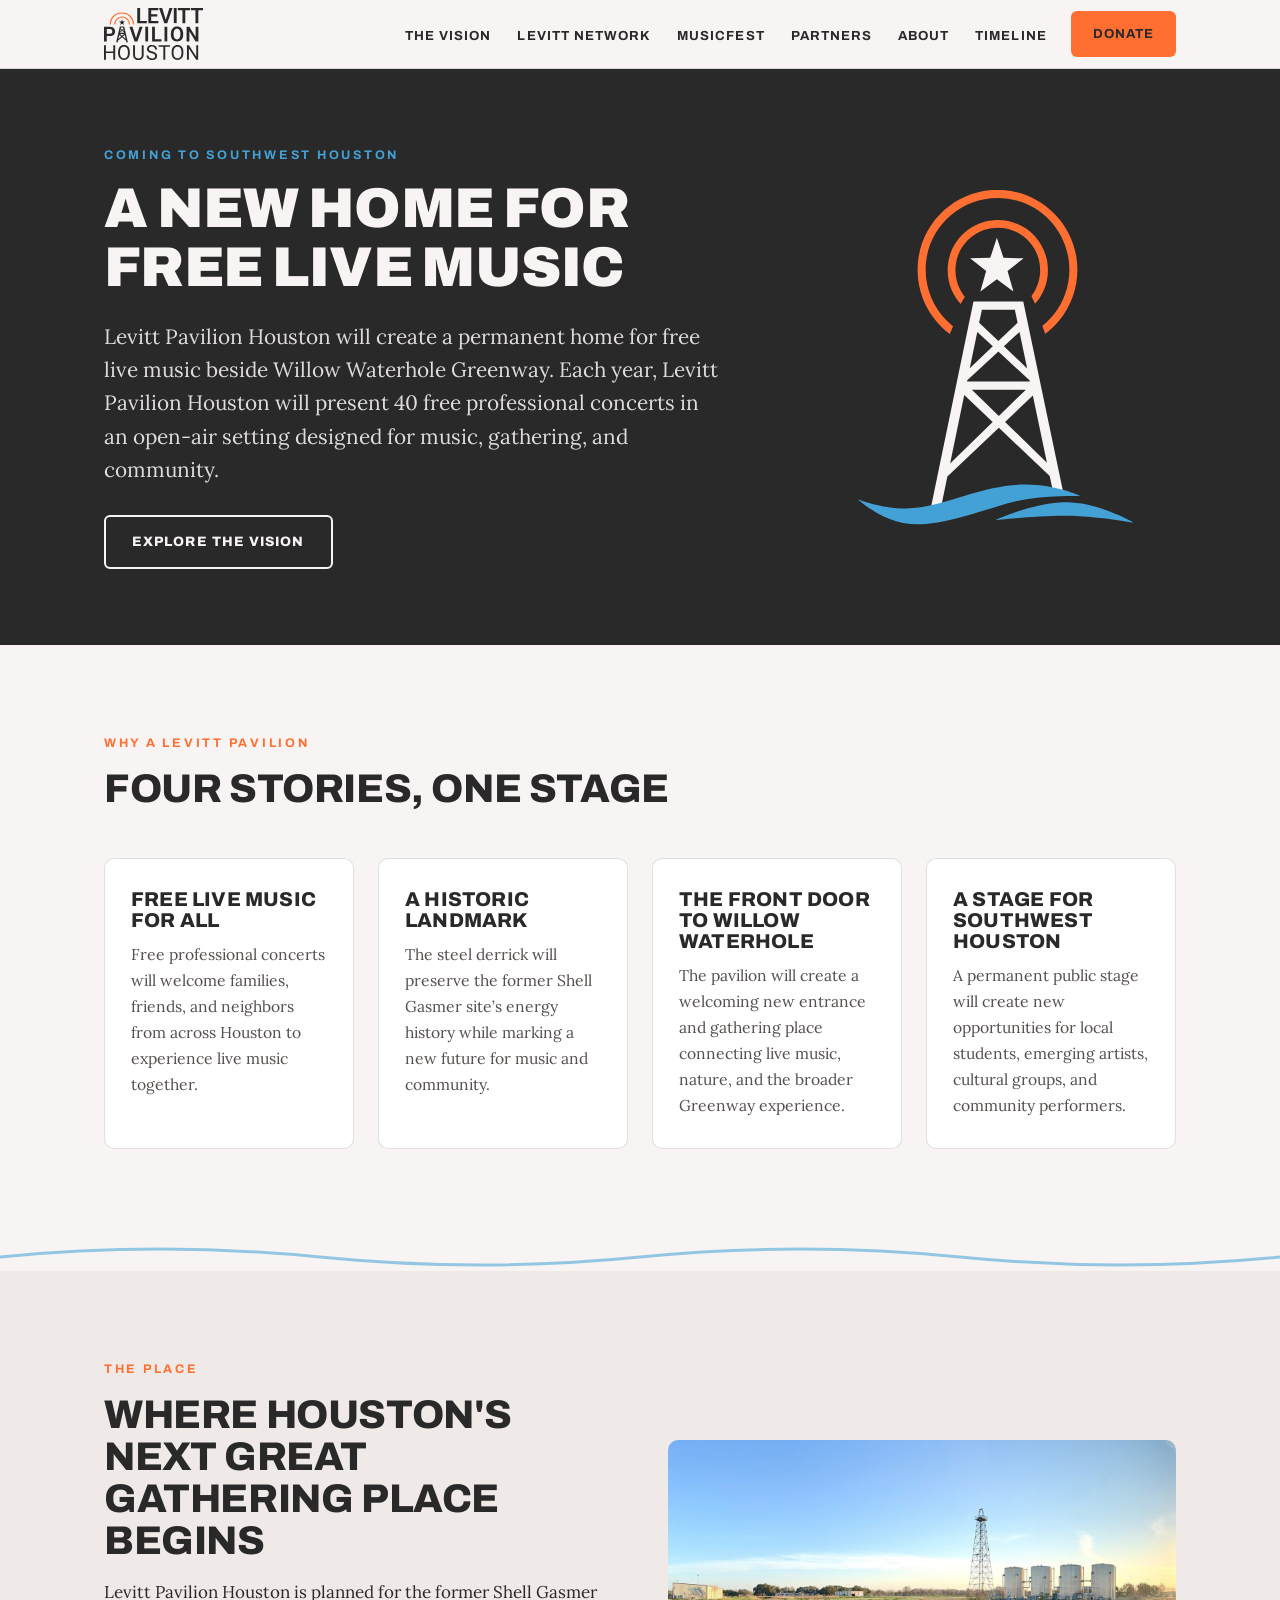
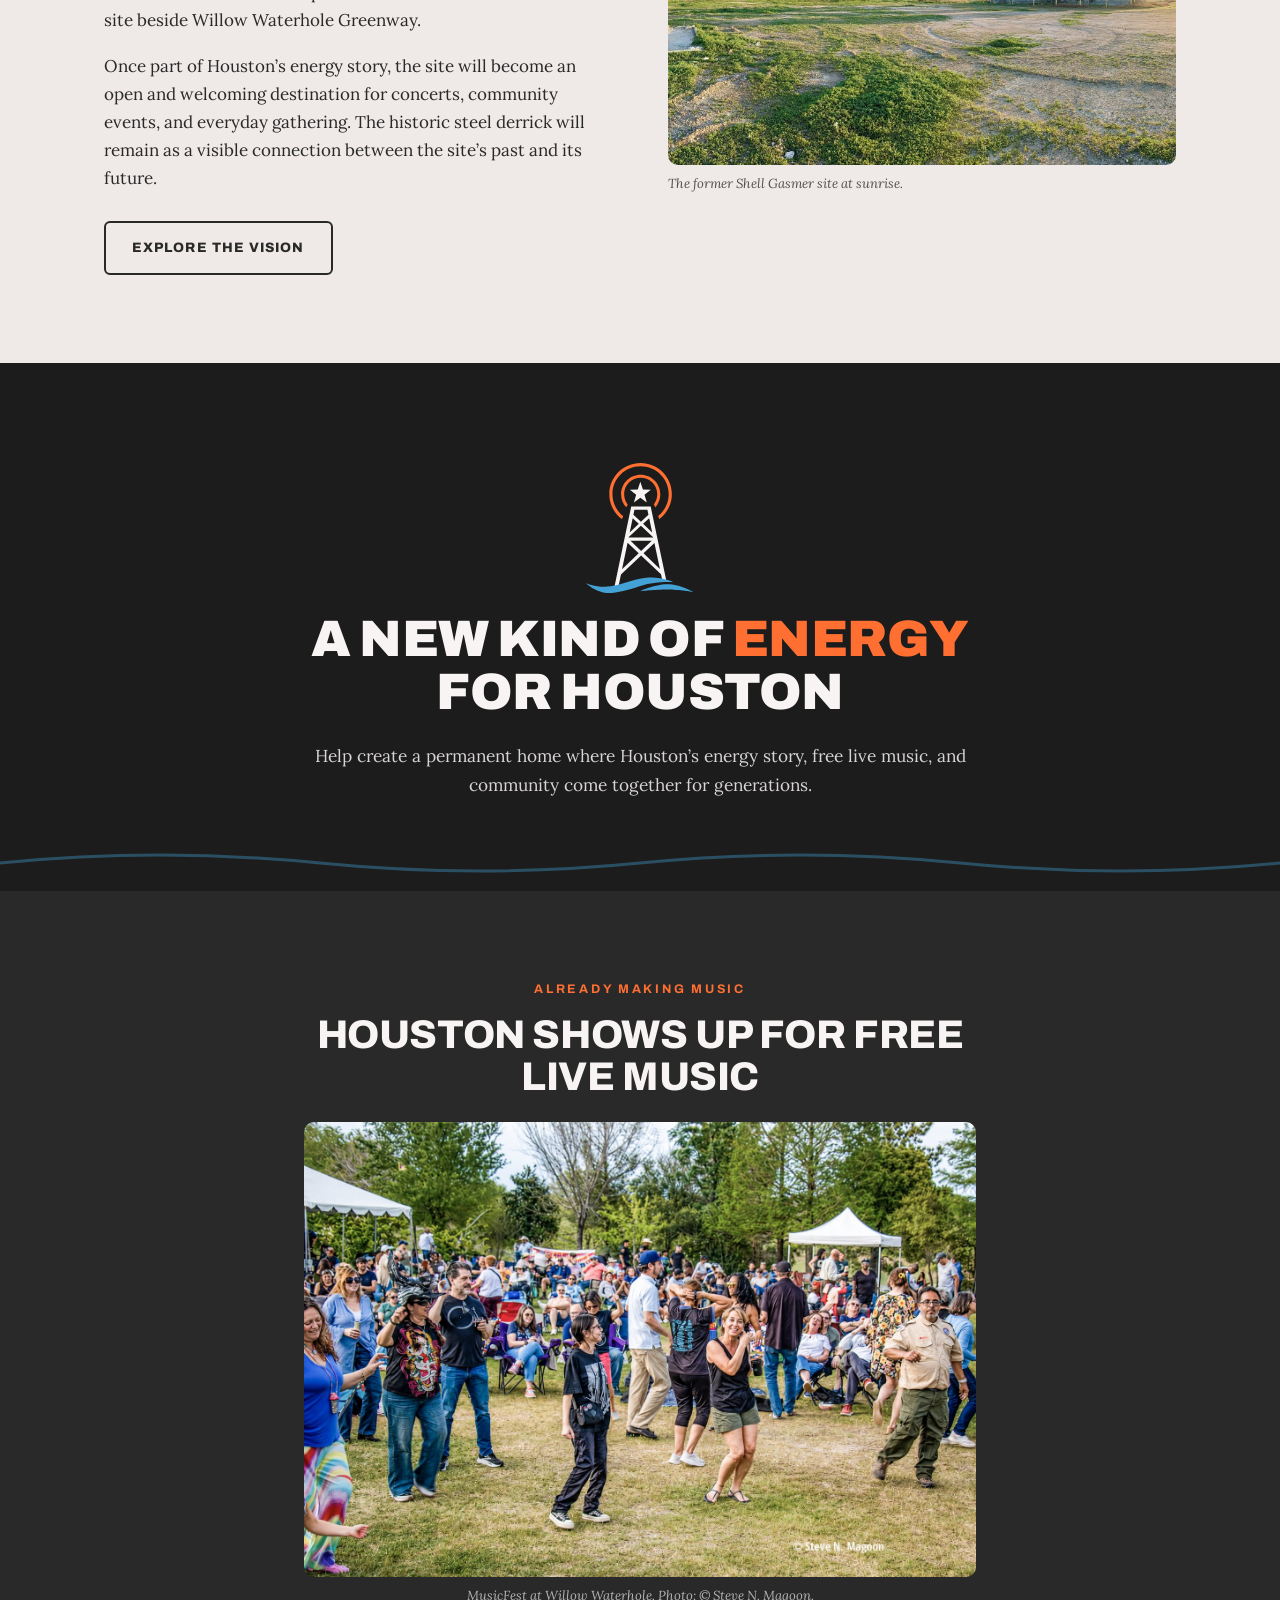
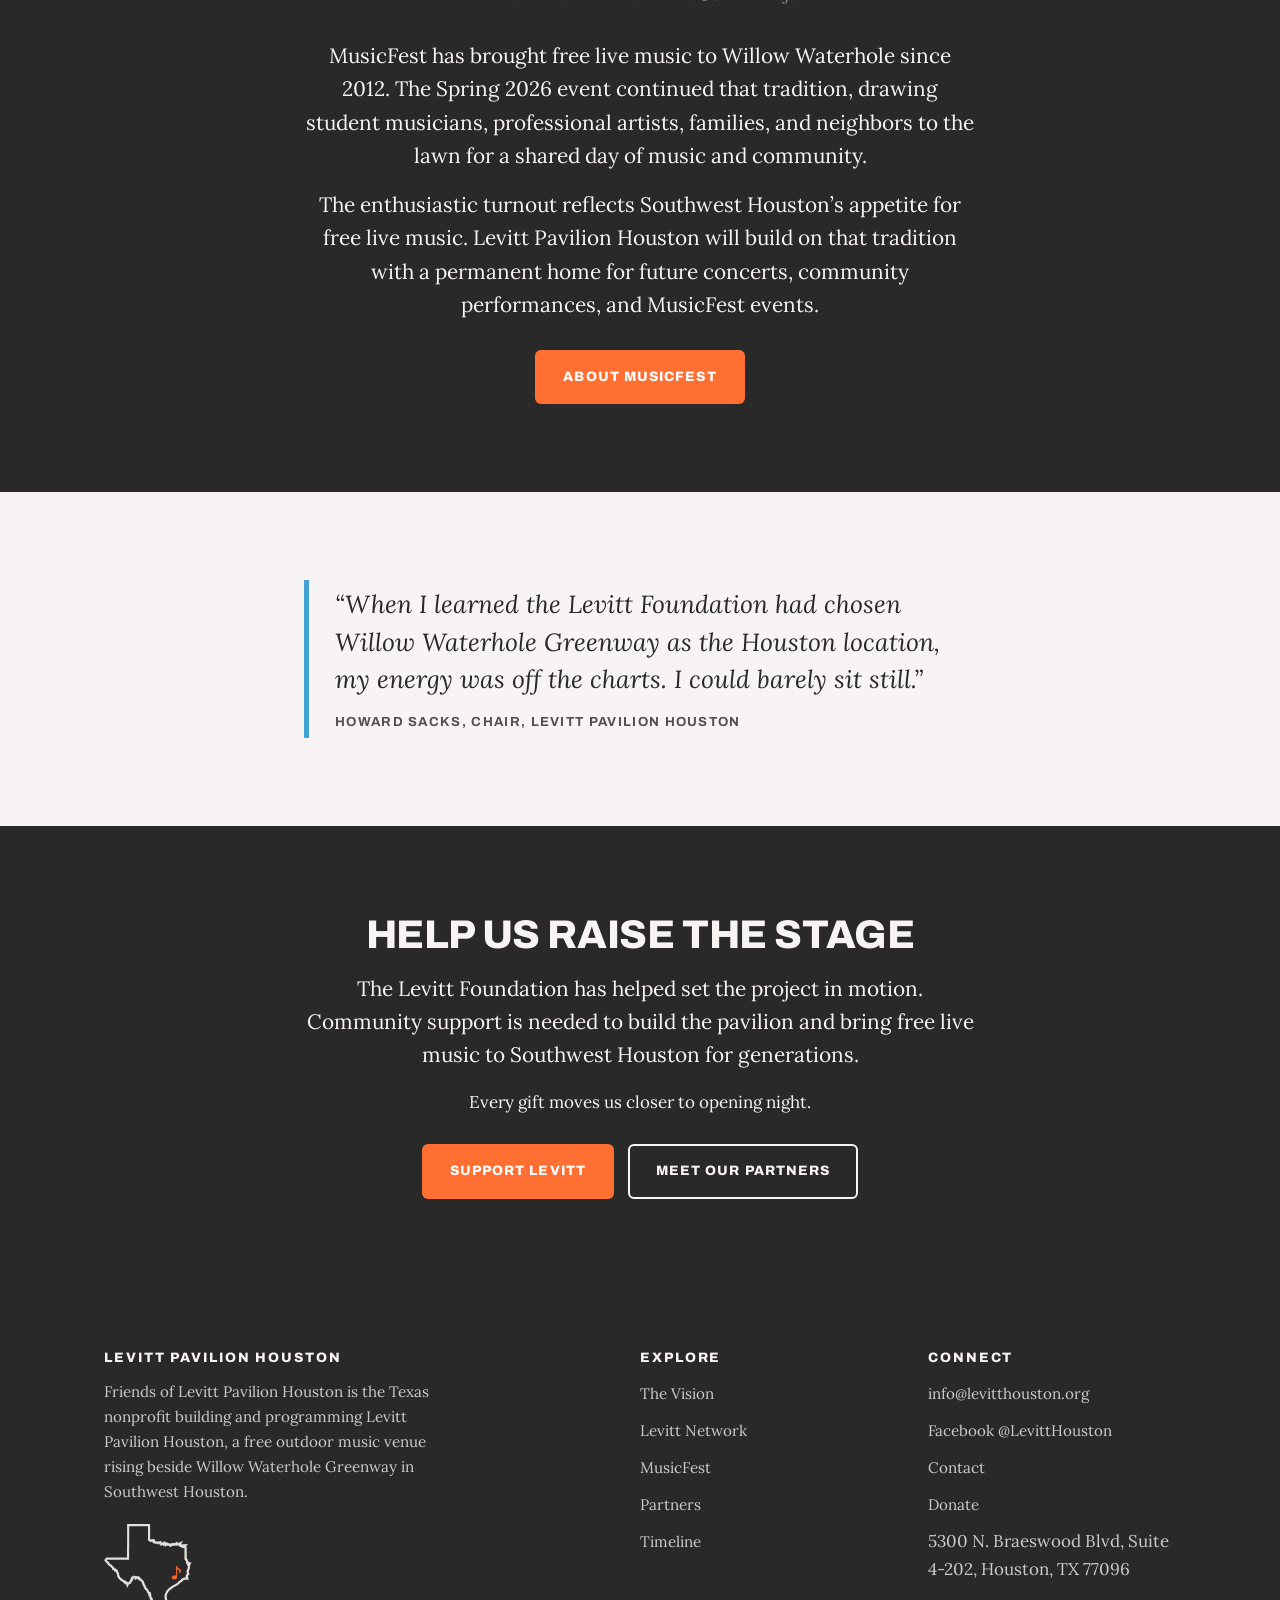
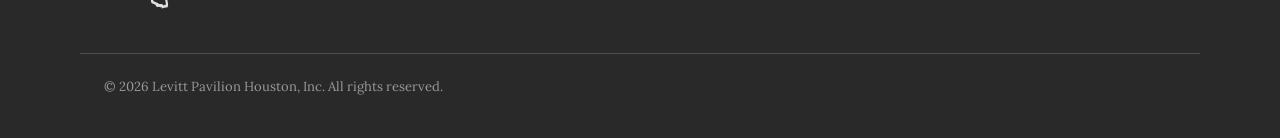
<file: index.html>
<!DOCTYPE html>
<html lang="en">
<head>
<meta charset="UTF-8">
<meta name="viewport" content="width=device-width, initial-scale=1.0">
<title>Levitt Pavilion Houston | Free Live Music Under the Stars</title>
<meta name="description" content="Levitt Pavilion Houston will bring 40 free professional concerts a year to a transformed site beside Willow Waterhole Greenway in Southwest Houston.">
<link rel="canonical" href="https://www.levitthouston.org/">
<meta property="og:title" content="Levitt Pavilion Houston">
<meta property="og:description" content="A new home for free live music is coming to Southwest Houston.">
<meta property="og:type" content="website">
<meta property="og:url" content="https://www.levitthouston.org/">
<link rel="preconnect" href="https://fonts.googleapis.com">
<link rel="preconnect" href="https://fonts.gstatic.com" crossorigin>
<link href="https://fonts.googleapis.com/css2?family=Archivo:wght@500;700;800;900&family=Lora:ital,wght@0,400;0,500;0,700;1,400&display=swap" rel="stylesheet">
<link rel="icon" type="image/png" href="images/favicon.png">
<link rel="stylesheet" href="styles.css">
<script type="application/ld+json">
{
  "@context": "https://schema.org",
  "@type": "NonProfit",
  "name": "Friends of Levitt Pavilion Houston",
  "alternateName": "Levitt Pavilion Houston",
  "url": "https://www.levitthouston.org",
  "email": "info@levitthouston.org",
  "address": { "@type": "PostalAddress", "streetAddress": "5521 Gasmer Drive", "addressLocality": "Houston", "addressRegion": "TX", "postalCode": "77035", "addressCountry": "US" },
  "sameAs": ["https://www.facebook.com/LevittHouston"]
}
</script>
</head>
<body>

<!-- ================= NAV ================= -->
<header class="nav">
  <div class="nav-inner">
    <a class="brand" href="index.html" aria-label="Levitt Pavilion Houston home">
      <img src="images/logo-wordmark.svg" alt="Levitt Pavilion Houston">
    </a>
    <button class="nav-toggle" aria-expanded="false" onclick="const l=document.querySelector('.nav-links');l.classList.toggle('open');this.setAttribute('aria-expanded',l.classList.contains('open'));">Menu</button>
    <ul class="nav-links">
      <li><a href="vision.html">The Vision</a></li>
      <li><a href="network.html">Levitt Network</a></li>
      <li><a href="musicfest.html">MusicFest</a></li>
      <li><a href="partners.html">Partners</a></li>
      <li><a href="about.html">About</a></li>
      <li><a href="timeline.html">Timeline</a></li>
      <li><a class="btn btn-orange" href="support.html" style="padding:10px 20px;">Donate</a></li>
    </ul>
  </div>
</header>

<!-- ================= HERO ================= -->
<section class="hero">
  <img class="hero-derrick" src="images/logo-icon-dark.svg" alt="" aria-hidden="true">
  <div class="wrap">
    <span class="eyebrow hero-kicker">Coming to Southwest Houston</span>
    <h1>A new home for<br>free live music</h1>
    <p class="lede">Levitt Pavilion Houston will create a permanent home for free live music beside Willow Waterhole Greenway. Each year, Levitt Pavilion Houston will present 40 free professional concerts in an open-air setting designed for music, gathering, and community.</p>
    <div class="btn-row">
      <a class="btn btn-ghost-light" href="vision.html">Explore the Vision</a>
    </div>
  </div>
</section>

<!-- ================= FOUR PILLARS ================= -->
<section>
  <div class="wrap">
    <span class="eyebrow">Why a Levitt Pavilion</span>
    <h2>Four stories, one stage</h2>
    <div class="grid-4 mt-3">
      <div class="card">
        <h3>Free live music for all</h3>
        <p>Free professional concerts will welcome families, friends, and neighbors from across Houston to experience live music together.</p>
      </div>
      <div class="card">
        <h3>A historic landmark</h3>
        <p>The steel derrick will preserve the former Shell Gasmer site&rsquo;s energy history while marking a new future for music and community.</p>
      </div>
      <div class="card">
        <h3>The front door to Willow Waterhole</h3>
        <p>The pavilion will create a welcoming new entrance and gathering place connecting live music, nature, and the broader Greenway experience.</p>
      </div>
      <div class="card">
        <h3>A stage for Southwest Houston</h3>
        <p>A permanent public stage will create new opportunities for local students, emerging artists, cultural groups, and community performers.</p>
      </div>
    </div>
  </div>
</section>

<svg class="wave-divider" viewBox="0 0 1200 34" preserveAspectRatio="none" aria-hidden="true">
  <path d="M0 20 Q150 4 300 20 T600 20 T900 20 T1200 20"/>
</svg>

<!-- ================= TRANSFORMATION STORY ================= -->
<section class="section-tint">
  <div class="wrap grid-2">
    <div>
      <span class="eyebrow">The Place</span>
      <h2>Where Houston's next great gathering place begins</h2>
      <p class="mt-1">Levitt Pavilion Houston is planned for the former Shell Gasmer site beside Willow Waterhole Greenway.</p>
      <p>Once part of Houston&rsquo;s energy story, the site will become an open and welcoming destination for concerts, community events, and everyday gathering. The historic steel derrick will remain as a visible connection between the site&rsquo;s past and its future.</p>
      <div class="btn-row"><a class="btn btn-ghost" href="vision.html">Explore the Vision</a></div>
    </div>
    <div>
      <img src="images/site-sunrise.jpg" alt="The former Shell Gasmer site at sunrise, showing open land, the historic derrick, and storage silos against a warm morning sky" loading="lazy" style="width:100%;border-radius:var(--radius);">
      <p class="photo-caption">The former Shell Gasmer site at sunrise.</p>
    </div>
  </div>
</section>

<!-- ================= CAMPAIGN BAND ================= -->
<section class="campaign-band">
  <div class="wrap">
    <img class="campaign-mark" src="images/logo-icon-dark.svg" alt="" aria-hidden="true">
    <h2 class="line">A new kind of <em>energy</em><br>for Houston</h2>
    <p class="sub">Help create a permanent home where Houston&rsquo;s energy story, free live music, and community come together for generations.</p>
  </div>
  <svg class="wave-divider" viewBox="0 0 1200 34" preserveAspectRatio="none" aria-hidden="true">
    <path d="M0 20 Q150 4 300 20 T600 20 T900 20 T1200 20"/>
  </svg>
</section>

<!-- ================= MUSICFEST ================= -->
<section class="section-dark">
  <div class="wrap center narrow-center">
    <span class="eyebrow">Already making music</span>
    <h2>Houston shows up for free live music</h2>
    <img src="images/mf-dancing-crowd-2026.jpg" alt="A crowd dancing together at MusicFest, Willow Waterhole" loading="lazy" style="width:100%;border-radius:var(--radius);margin-top:1.5rem;">
    <p class="photo-caption" style="opacity:0.8;">MusicFest at Willow Waterhole. Photo: &copy; Steve N. Magoon.</p>
    <p class="lede mt-2">MusicFest has brought free live music to Willow Waterhole since 2012. The Spring 2026 event continued that tradition, drawing student musicians, professional artists, families, and neighbors to the lawn for a shared day of music and community.</p>
    <p class="lede mt-1">The enthusiastic turnout reflects Southwest Houston&rsquo;s appetite for free live music. Levitt Pavilion Houston will build on that tradition with a permanent home for future concerts, community performances, and MusicFest events.</p>
    <div class="btn-row" style="justify-content:center;"><a class="btn btn-orange" href="musicfest.html">About MusicFest</a></div>
  </div>
</section>

<!-- ================= QUOTE ================= -->
<section>
  <div class="wrap narrow-center">
    <blockquote class="pullquote">
      &ldquo;When I learned the Levitt Foundation had chosen Willow Waterhole Greenway as the Houston location, my energy was off the charts. I could barely sit still.&rdquo;
      <cite>Howard Sacks, Chair, Levitt Pavilion Houston</cite>
    </blockquote>
  </div>
</section>

<!-- ================= SUPPORT CTA ================= -->
<section class="section-dark center">
  <div class="wrap narrow-center">
    <h2>Help us raise the stage</h2>
    <p class="lede mt-1">The Levitt Foundation has helped set the project in motion. Community support is needed to build the pavilion and bring free live music to Southwest Houston for generations.</p>
    <p class="mt-1">Every gift moves us closer to opening night.</p>
    <div class="btn-row" style="justify-content:center;">
      <a class="btn btn-orange" href="support.html">Support Levitt</a>
      <a class="btn btn-ghost-light" href="partners.html">Meet Our Partners</a>
    </div>
  </div>
</section>

<!-- ================= FOOTER ================= -->
<footer>
  <div class="wrap footer-grid">
    <div>
      <h4>Levitt Pavilion Houston</h4>
      <p style="font-size:0.95rem; max-width:340px;">Friends of Levitt Pavilion Houston is the Texas nonprofit building and programming Levitt Pavilion Houston, a free outdoor music venue rising beside Willow Waterhole Greenway in Southwest Houston.</p>
      <img class="footer-texas" src="images/texas-dark.svg" alt="Texas outline with a music note marking Houston">
    </div>
    <div>
      <h4>Explore</h4>
      <ul>
        <li><a href="vision.html">The Vision</a></li>
        <li><a href="network.html">Levitt Network</a></li>
        <li><a href="musicfest.html">MusicFest</a></li>
        <li><a href="partners.html">Partners</a></li>
        <li><a href="timeline.html">Timeline</a></li>
      </ul>
    </div>
    <div>
      <h4>Connect</h4>
      <ul>
        <li><a href="mailto:info@levitthouston.org">info@levitthouston.org</a></li>
        <li><a href="https://www.facebook.com/LevittHouston">Facebook @LevittHouston</a></li>
        <li><a href="contact.html">Contact</a></li>
        <li><a href="support.html">Donate</a></li>
        <li>5300 N. Braeswood Blvd, Suite 4-202, Houston, TX 77096</li>
      </ul>
    </div>
  </div>
  <div class="wrap footer-legal">&copy; 2026 Levitt Pavilion Houston, Inc. All rights reserved.</div>
</footer>

</body>
</html>
</file>
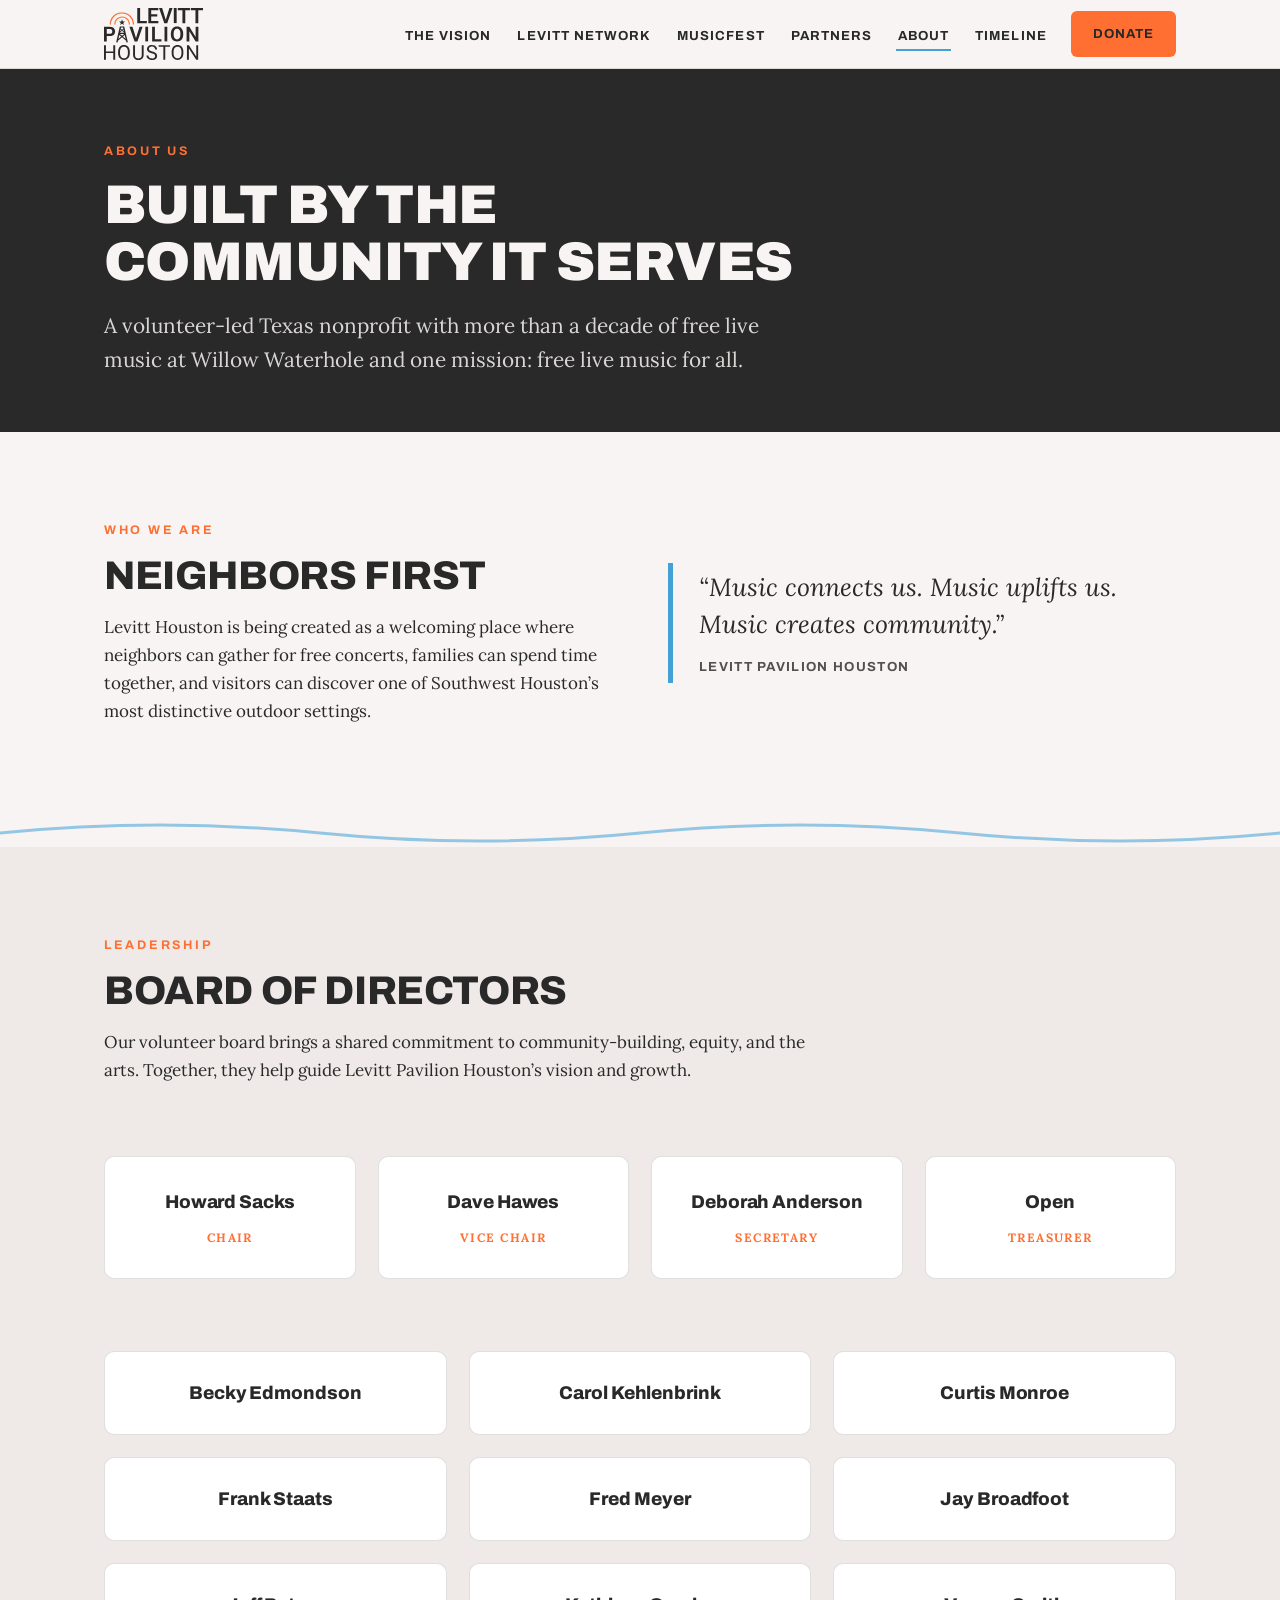
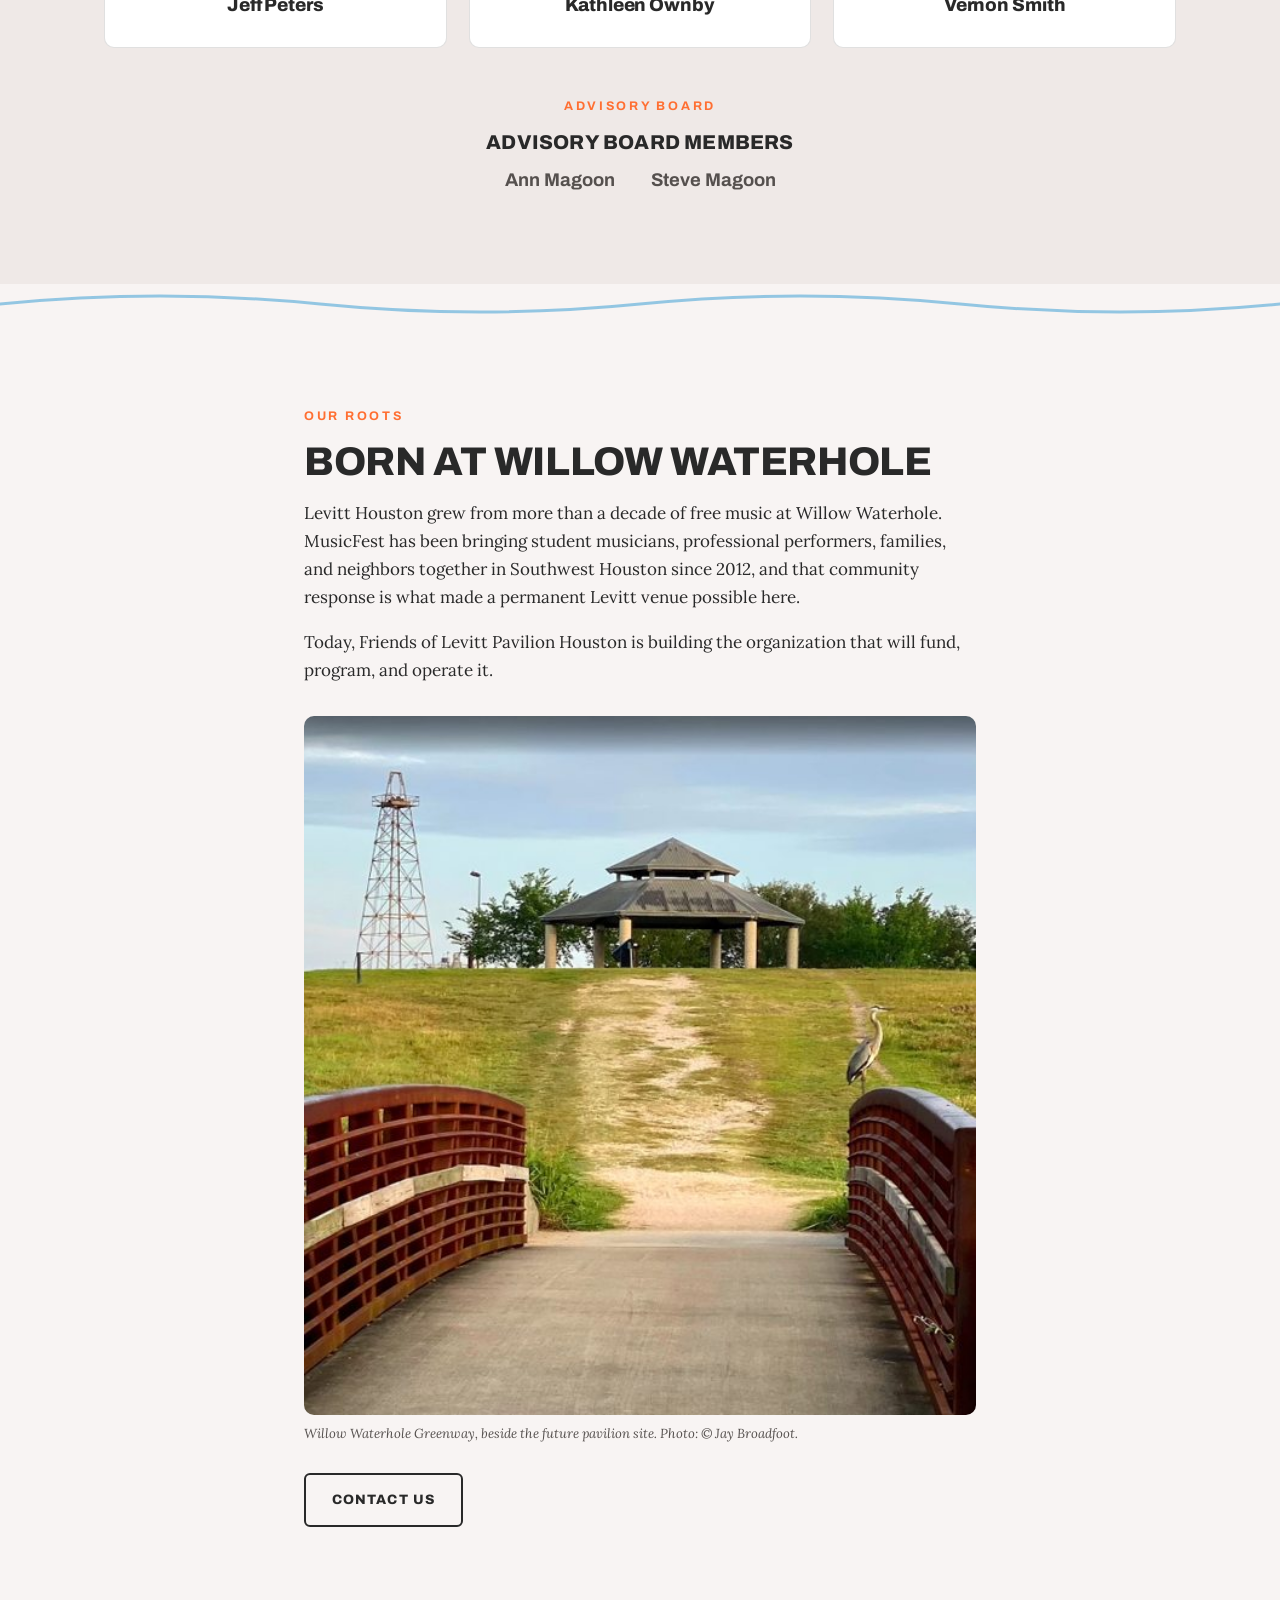
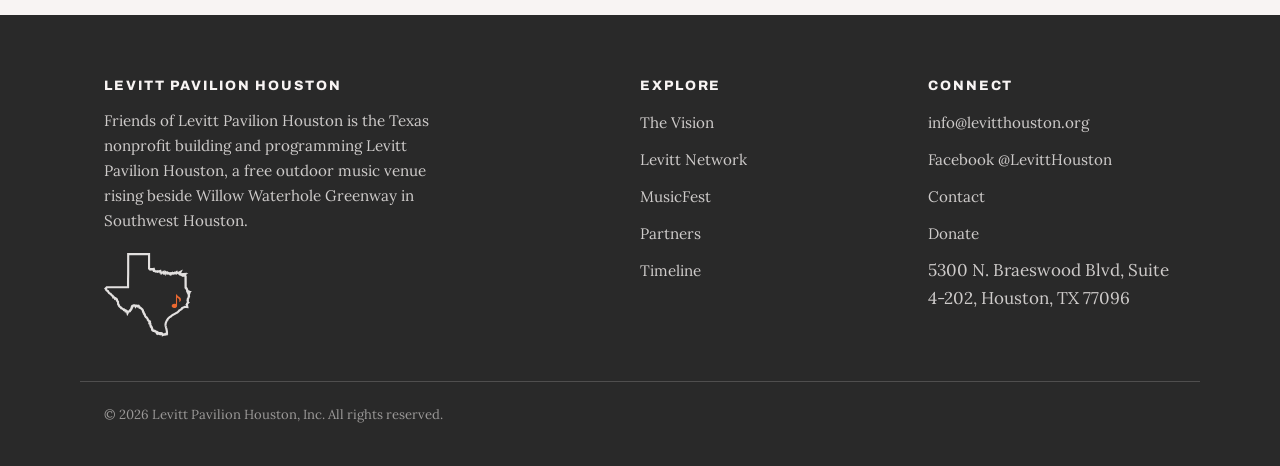
<file: about.html>
<!DOCTYPE html>
<html lang="en">
<head>
<meta charset="UTF-8">
<meta name="viewport" content="width=device-width, initial-scale=1.0">
<title>About | Levitt Pavilion Houston</title>
<meta name="description" content="Friends of Levitt Pavilion Houston is the Texas nonprofit building and programming the Levitt Pavilion at Willow Waterhole in Southwest Houston.">
<link rel="canonical" href="https://www.levitthouston.org/about.html">
<meta property="og:title" content="About | Levitt Pavilion Houston">
<meta property="og:description" content="Friends of Levitt Pavilion Houston is the Texas nonprofit building and programming the Levitt Pavilion at Willow Waterhole in Southwest Houston.">
<meta property="og:type" content="website">
<link rel="preconnect" href="https://fonts.googleapis.com">
<link rel="preconnect" href="https://fonts.gstatic.com" crossorigin>
<link href="https://fonts.googleapis.com/css2?family=Archivo:wght@500;700;800;900&family=Lora:ital,wght@0,400;0,500;0,700;1,400&display=swap" rel="stylesheet">
<link rel="icon" type="image/png" href="images/favicon.png">
<link rel="stylesheet" href="styles.css">
</head>
<body>

<header class="nav">
  <div class="nav-inner">
    <a class="brand" href="index.html" aria-label="Levitt Pavilion Houston home">
      <img src="images/logo-wordmark.svg" alt="Levitt Pavilion Houston">
    </a>
    <button class="nav-toggle" aria-expanded="false" onclick="const l=document.querySelector('.nav-links');l.classList.toggle('open');this.setAttribute('aria-expanded',l.classList.contains('open'));">Menu</button>
    <ul class="nav-links">
      <li><a href="vision.html">The Vision</a></li>
      <li><a href="network.html">Levitt Network</a></li>
      <li><a href="musicfest.html">MusicFest</a></li>
      <li><a href="partners.html">Partners</a></li>
      <li><a href="about.html" aria-current="page">About</a></li>
      <li><a href="timeline.html">Timeline</a></li>
      <li><a class="btn btn-orange" href="support.html" style="padding:10px 20px;">Donate</a></li>
    </ul>
  </div>
</header>

<section class="page-hero">
  <div class="wrap">
    <span class="eyebrow">About Us</span>
    <h1>Built by the<br>community it serves</h1>
    <p class="lede">A volunteer-led Texas nonprofit with more than a decade of free live music at Willow Waterhole and one mission: free live music for all.</p>
  </div>
</section>


<section>
  <div class="wrap grid-2">
    <div>
      <span class="eyebrow">Who we are</span>
      <h2>Neighbors first</h2>
      <p class="mt-1">Levitt Houston is being created as a welcoming place where neighbors can gather for free concerts, families can spend time together, and visitors can discover one of Southwest Houston&rsquo;s most distinctive outdoor settings.</p>
    </div>
    <div>
      <blockquote class="pullquote">
        &ldquo;Music connects us. Music uplifts us. Music creates community.&rdquo;
        <cite>Levitt Pavilion Houston</cite>
      </blockquote>
    </div>
  </div>
</section>

<svg class="wave-divider" viewBox="0 0 1200 34" preserveAspectRatio="none" aria-hidden="true">
  <path d="M0 20 Q150 4 300 20 T600 20 T900 20 T1200 20"/>
</svg>

<section class="section-tint">
  <div class="wrap">
    <span class="eyebrow">Leadership</span>
    <h2>Board of Directors</h2>
    <p class="narrow mt-1">Our volunteer board brings a shared commitment to community-building, equity, and the arts. Together, they help guide Levitt Pavilion Houston&rsquo;s vision and growth.</p>

    <ul class="board-officers mt-4">
      <li><span class="name">Howard Sacks</span><span class="role">Chair</span></li>
      <li><span class="name">Dave Hawes</span><span class="role">Vice Chair</span></li>
      <li><span class="name">Deborah Anderson</span><span class="role">Secretary</span></li>
      <li><span class="name">Open</span><span class="role">Treasurer</span></li>
    </ul>

    <ul class="board-members mt-4">
      <li>Becky Edmondson</li>
      <li>Carol Kehlenbrink</li>
      <li>Curtis Monroe</li>
      <li>Frank Staats</li>
      <li>Fred Meyer</li>
      <li>Jay Broadfoot</li>
      <li>Jeff Peters</li>
      <li>Kathleen Ownby</li>
      <li>Vernon Smith</li>
    </ul>

    <div class="board-advisory-wrap mt-3">
      <span class="eyebrow">Advisory Board</span>
      <h3 class="mt-1">Advisory Board Members</h3>
      <ul class="board-advisory mt-1">
        <li>Ann Magoon</li>
        <li>Steve Magoon</li>
      </ul>
    </div>
  </div>
</section>

<svg class="wave-divider" viewBox="0 0 1200 34" preserveAspectRatio="none" aria-hidden="true">
  <path d="M0 20 Q150 4 300 20 T600 20 T900 20 T1200 20"/>
</svg>

<section>
  <div class="wrap narrow-center">
    <span class="eyebrow">Our roots</span>
    <h2>Born at Willow Waterhole</h2>
    <p class="mt-1">Levitt Houston grew from more than a decade of free music at Willow Waterhole. MusicFest has been bringing student musicians, professional performers, families, and neighbors together in Southwest Houston since 2012, and that community response is what made a permanent Levitt venue possible here.</p>
    <p>Today, Friends of Levitt Pavilion Houston is building the organization that will fund, program, and operate it.</p>
    <div class="mt-2">
      <img src="images/ww-bridge-heron.jpg" alt="A blue heron perches on the bridge at Willow Waterhole Greenway with the gazebo and historic derrick visible in the background" loading="lazy" style="width:100%;border-radius:var(--radius);">
      <p class="photo-caption">Willow Waterhole Greenway, beside the future pavilion site. Photo: &copy; Jay Broadfoot.</p>
    </div>
    <div class="btn-row"><a class="btn btn-ghost" href="mailto:info@levitthouston.org">Contact Us</a></div>
  </div>
</section>


<footer>
  <div class="wrap footer-grid">
    <div>
      <h4>Levitt Pavilion Houston</h4>
      <p style="font-size:0.95rem; max-width:340px;">Friends of Levitt Pavilion Houston is the Texas nonprofit building and programming Levitt Pavilion Houston, a free outdoor music venue rising beside Willow Waterhole Greenway in Southwest Houston.</p>
      <img class="footer-texas" src="images/texas-dark.svg" alt="Texas outline with a music note marking Houston">
    </div>
    <div>
      <h4>Explore</h4>
      <ul>
        <li><a href="vision.html">The Vision</a></li>
        <li><a href="network.html">Levitt Network</a></li>
        <li><a href="musicfest.html">MusicFest</a></li>
        <li><a href="partners.html">Partners</a></li>
        <li><a href="timeline.html">Timeline</a></li>
      </ul>
    </div>
    <div>
      <h4>Connect</h4>
      <ul>
        <li><a href="mailto:info@levitthouston.org">info@levitthouston.org</a></li>
        <li><a href="https://www.facebook.com/LevittHouston">Facebook @LevittHouston</a></li>
        <li><a href="contact.html">Contact</a></li>
        <li><a href="support.html">Donate</a></li>
        <li>5300 N. Braeswood Blvd, Suite 4-202, Houston, TX 77096</li>
      </ul>
    </div>
  </div>
  <div class="wrap footer-legal">&copy; 2026 Levitt Pavilion Houston, Inc. All rights reserved.</div>
</footer>

</body>
</html>
</file>
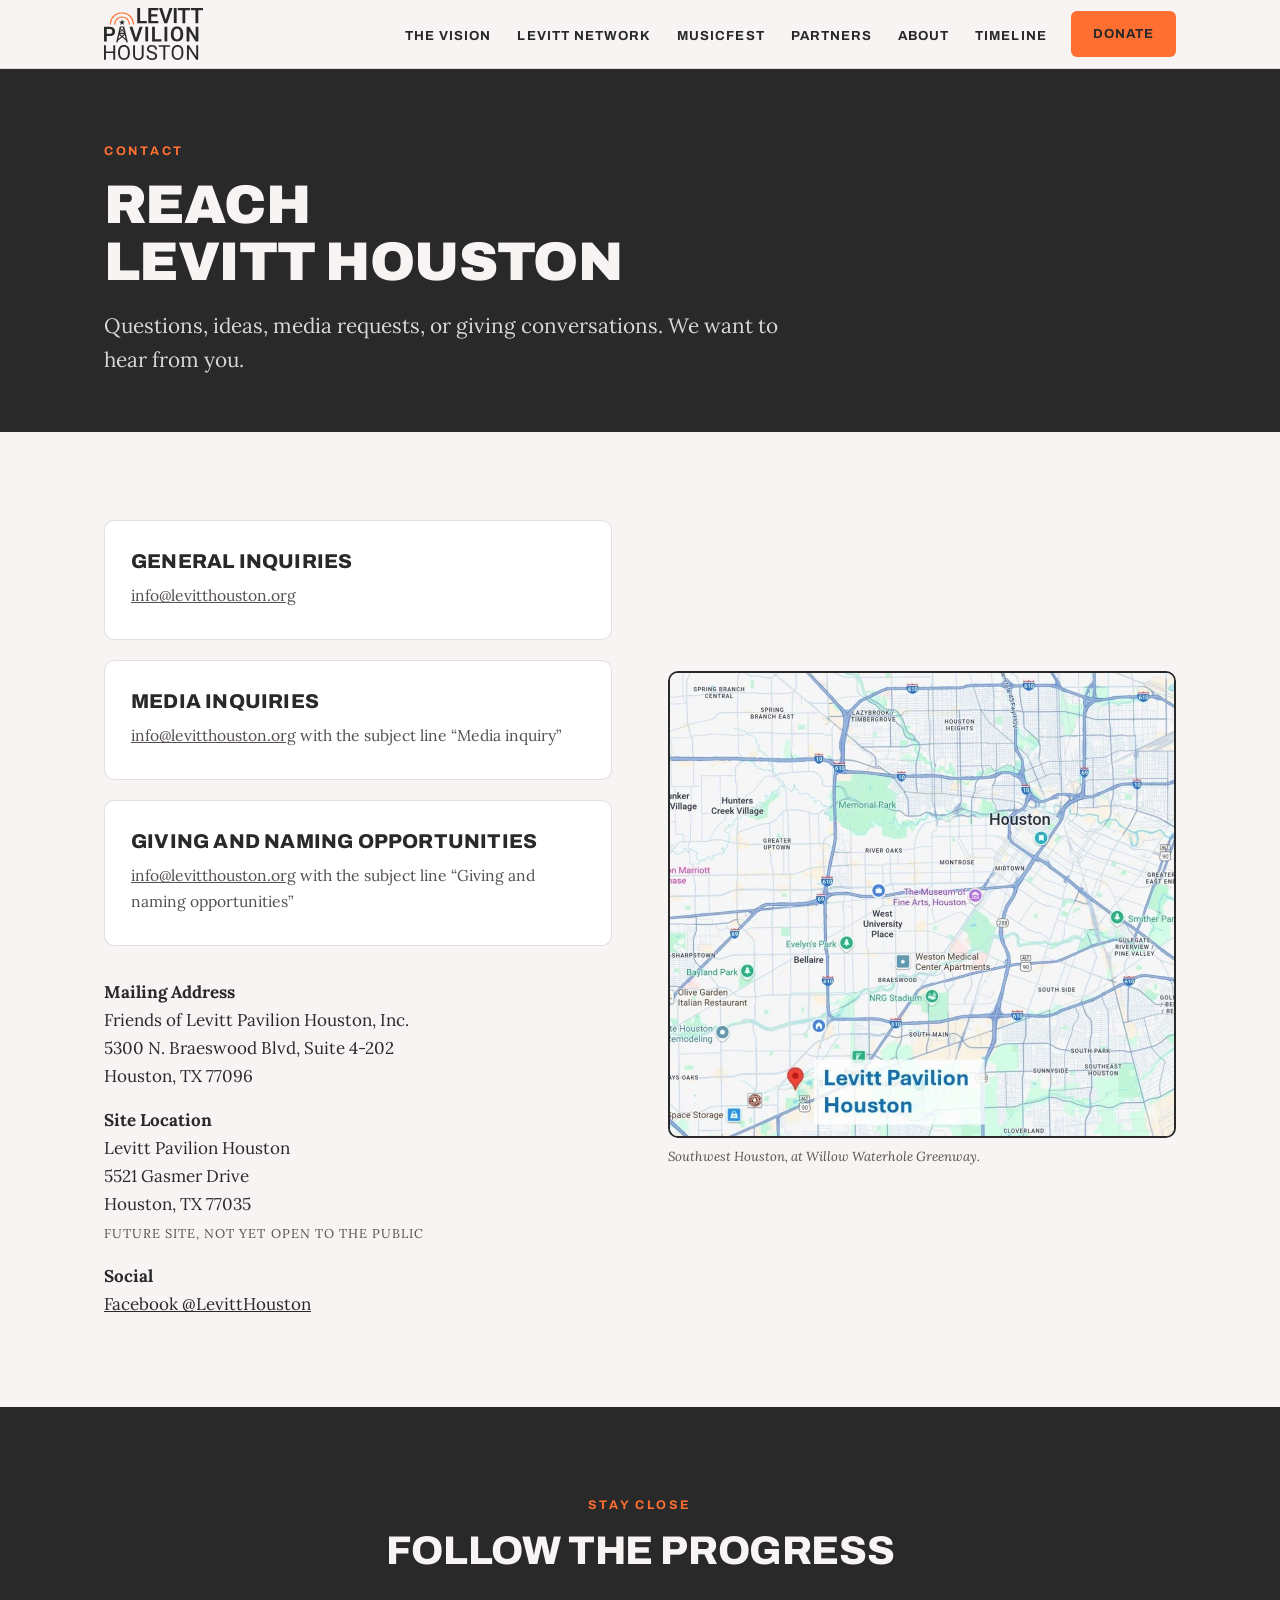
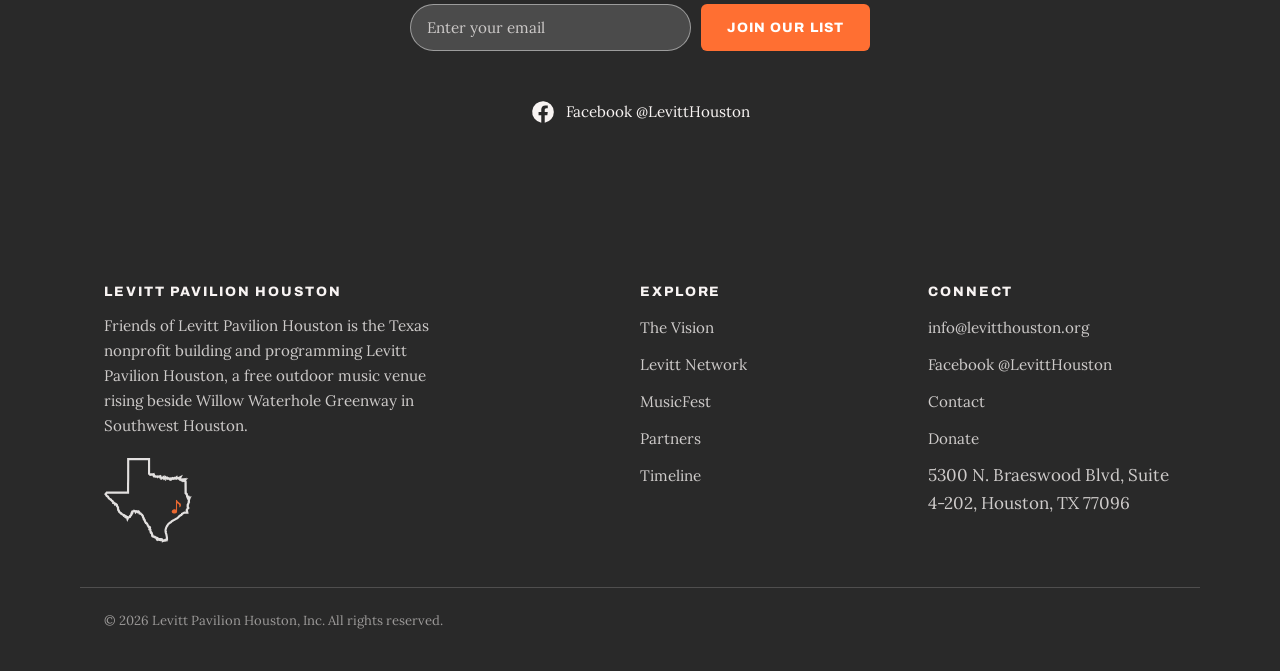
<file: contact.html>
<!DOCTYPE html>
<html lang="en">
<head>
<meta charset="UTF-8">
<meta name="viewport" content="width=device-width, initial-scale=1.0">
<title>Contact | Levitt Pavilion Houston</title>
<meta name="description" content="Contact Levitt Pavilion Houston: general inquiries, media inquiries, and donation questions.">
<link rel="canonical" href="https://www.levitthouston.org/contact.html">
<meta property="og:title" content="Contact | Levitt Pavilion Houston">
<meta property="og:description" content="Contact Levitt Pavilion Houston: general inquiries, media inquiries, and donation questions.">
<meta property="og:type" content="website">
<link rel="preconnect" href="https://fonts.googleapis.com">
<link rel="preconnect" href="https://fonts.gstatic.com" crossorigin>
<link href="https://fonts.googleapis.com/css2?family=Archivo:wght@500;700;800;900&family=Lora:ital,wght@0,400;0,500;0,700;1,400&display=swap" rel="stylesheet">
<link rel="icon" type="image/png" href="images/favicon.png">
<link rel="stylesheet" href="styles.css">
</head>
<body>

<header class="nav">
  <div class="nav-inner">
    <a class="brand" href="index.html" aria-label="Levitt Pavilion Houston home">
      <img src="images/logo-wordmark.svg" alt="Levitt Pavilion Houston">
    </a>
    <button class="nav-toggle" aria-expanded="false" onclick="const l=document.querySelector('.nav-links');l.classList.toggle('open');this.setAttribute('aria-expanded',l.classList.contains('open'));">Menu</button>
    <ul class="nav-links">
      <li><a href="vision.html">The Vision</a></li>
      <li><a href="network.html">Levitt Network</a></li>
      <li><a href="musicfest.html">MusicFest</a></li>
      <li><a href="partners.html">Partners</a></li>
      <li><a href="about.html">About</a></li>
      <li><a href="timeline.html">Timeline</a></li>
      <li><a class="btn btn-orange" href="support.html" style="padding:10px 20px;">Donate</a></li>
    </ul>
  </div>
</header>

<section class="page-hero">
  <div class="wrap">
    <span class="eyebrow">Contact</span>
    <h1>Reach<br>Levitt Houston</h1>
    <p class="lede">Questions, ideas, media requests, or giving conversations. We want to hear from you.</p>
  </div>
</section>


<section>
  <div class="wrap grid-2">
    <div>
      <div class="grid-3" style="grid-template-columns: 1fr; gap: 20px;">
        <div class="card">
          <h3>General inquiries</h3>
          <p><a href="mailto:info@levitthouston.org">info@levitthouston.org</a></p>
        </div>
        <div class="card">
          <h3>Media inquiries</h3>
          <p><a href="mailto:info@levitthouston.org?subject=Media%20inquiry">info@levitthouston.org</a> with the subject line &ldquo;Media inquiry&rdquo;</p>
        </div>
        <div class="card">
          <h3>Giving and naming opportunities</h3>
          <p><a href="mailto:info@levitthouston.org?subject=Giving%20and%20naming%20opportunities">info@levitthouston.org</a> with the subject line &ldquo;Giving and naming opportunities&rdquo;</p>
        </div>
      </div>
      <p class="mt-2"><strong>Mailing Address</strong><br>
      Friends of Levitt Pavilion Houston, Inc.<br>
      5300 N. Braeswood Blvd, Suite 4-202<br>
      Houston, TX 77096</p>
      <p class="mt-1"><strong>Site Location</strong><br>Levitt Pavilion Houston<br>5521 Gasmer Drive<br>Houston, TX 77035<br><span class="media-note">Future site, not yet open to the public</span></p>
      <p class="mt-1"><strong>Social</strong><br><a href="https://www.facebook.com/LevittHouston">Facebook @LevittHouston</a></p>
    </div>
    <div>
      <img src="images/location-map.jpg" alt="Map showing Levitt Pavilion Houston's location in Southwest Houston, near Willow Waterhole Greenway" loading="lazy" style="width:100%;border-radius:var(--radius);border:2px solid var(--charcoal);">
      <p class="photo-caption">Southwest Houston, at Willow Waterhole Greenway.</p>
    </div>
  </div>
</section>

<section class="section-dark">
  <div class="wrap center narrow-center">
    <span class="eyebrow">Stay close</span>
    <h2>Follow the progress</h2>
    <div class="mt-2" style="text-align:center;">
      <!-- TODO: replace form action with a real endpoint. Fastest path: create a free Formspree.io form (formspree.io/f/NEW), swap the action URL below. Better long-term if the org already uses Mailchimp/Constant Contact for donor email: replace this whole form with that platform's embed code so signups land in the same list as other supporters. -->
      <form class="email-capture" action="https://formspree.io/f/YOUR_FORM_ID" method="POST">
        <label for="email-ct" class="sr-only">Email address</label>
        <input type="email" id="email-ct" name="email" placeholder="Enter your email" required>
        <button type="submit" class="btn btn-orange">Join Our List</button>
      </form>
      <p class="mt-3"><a class="social-icon-link" href="https://www.facebook.com/LevittHouston" aria-label="Levitt Pavilion Houston on Facebook"><svg viewBox="0 0 24 24" fill="currentColor" aria-hidden="true"><path d="M22 12a10 10 0 1 0-11.6 9.9v-7H7.9V12h2.5V9.8c0-2.5 1.5-3.9 3.8-3.9 1.1 0 2.2.2 2.2.2v2.4h-1.2c-1.2 0-1.6.8-1.6 1.6V12h2.8l-.4 2.9h-2.4v7A10 10 0 0 0 22 12z"/></svg><span>Facebook @LevittHouston</span></a></p>
    </div>
  </div>
</section>

<footer>
  <div class="wrap footer-grid">
    <div>
      <h4>Levitt Pavilion Houston</h4>
      <p style="font-size:0.95rem; max-width:340px;">Friends of Levitt Pavilion Houston is the Texas nonprofit building and programming Levitt Pavilion Houston, a free outdoor music venue rising beside Willow Waterhole Greenway in Southwest Houston.</p>
      <img class="footer-texas" src="images/texas-dark.svg" alt="Texas outline with a music note marking Houston">
    </div>
    <div>
      <h4>Explore</h4>
      <ul>
        <li><a href="vision.html">The Vision</a></li>
        <li><a href="network.html">Levitt Network</a></li>
        <li><a href="musicfest.html">MusicFest</a></li>
        <li><a href="partners.html">Partners</a></li>
        <li><a href="timeline.html">Timeline</a></li>
      </ul>
    </div>
    <div>
      <h4>Connect</h4>
      <ul>
        <li><a href="mailto:info@levitthouston.org">info@levitthouston.org</a></li>
        <li><a href="https://www.facebook.com/LevittHouston">Facebook @LevittHouston</a></li>
        <li><a href="contact.html">Contact</a></li>
        <li><a href="support.html">Donate</a></li>
        <li>5300 N. Braeswood Blvd, Suite 4-202, Houston, TX 77096</li>
      </ul>
    </div>
  </div>
  <div class="wrap footer-legal">&copy; 2026 Levitt Pavilion Houston, Inc. All rights reserved.</div>
</footer>

</body>
</html>
</file>
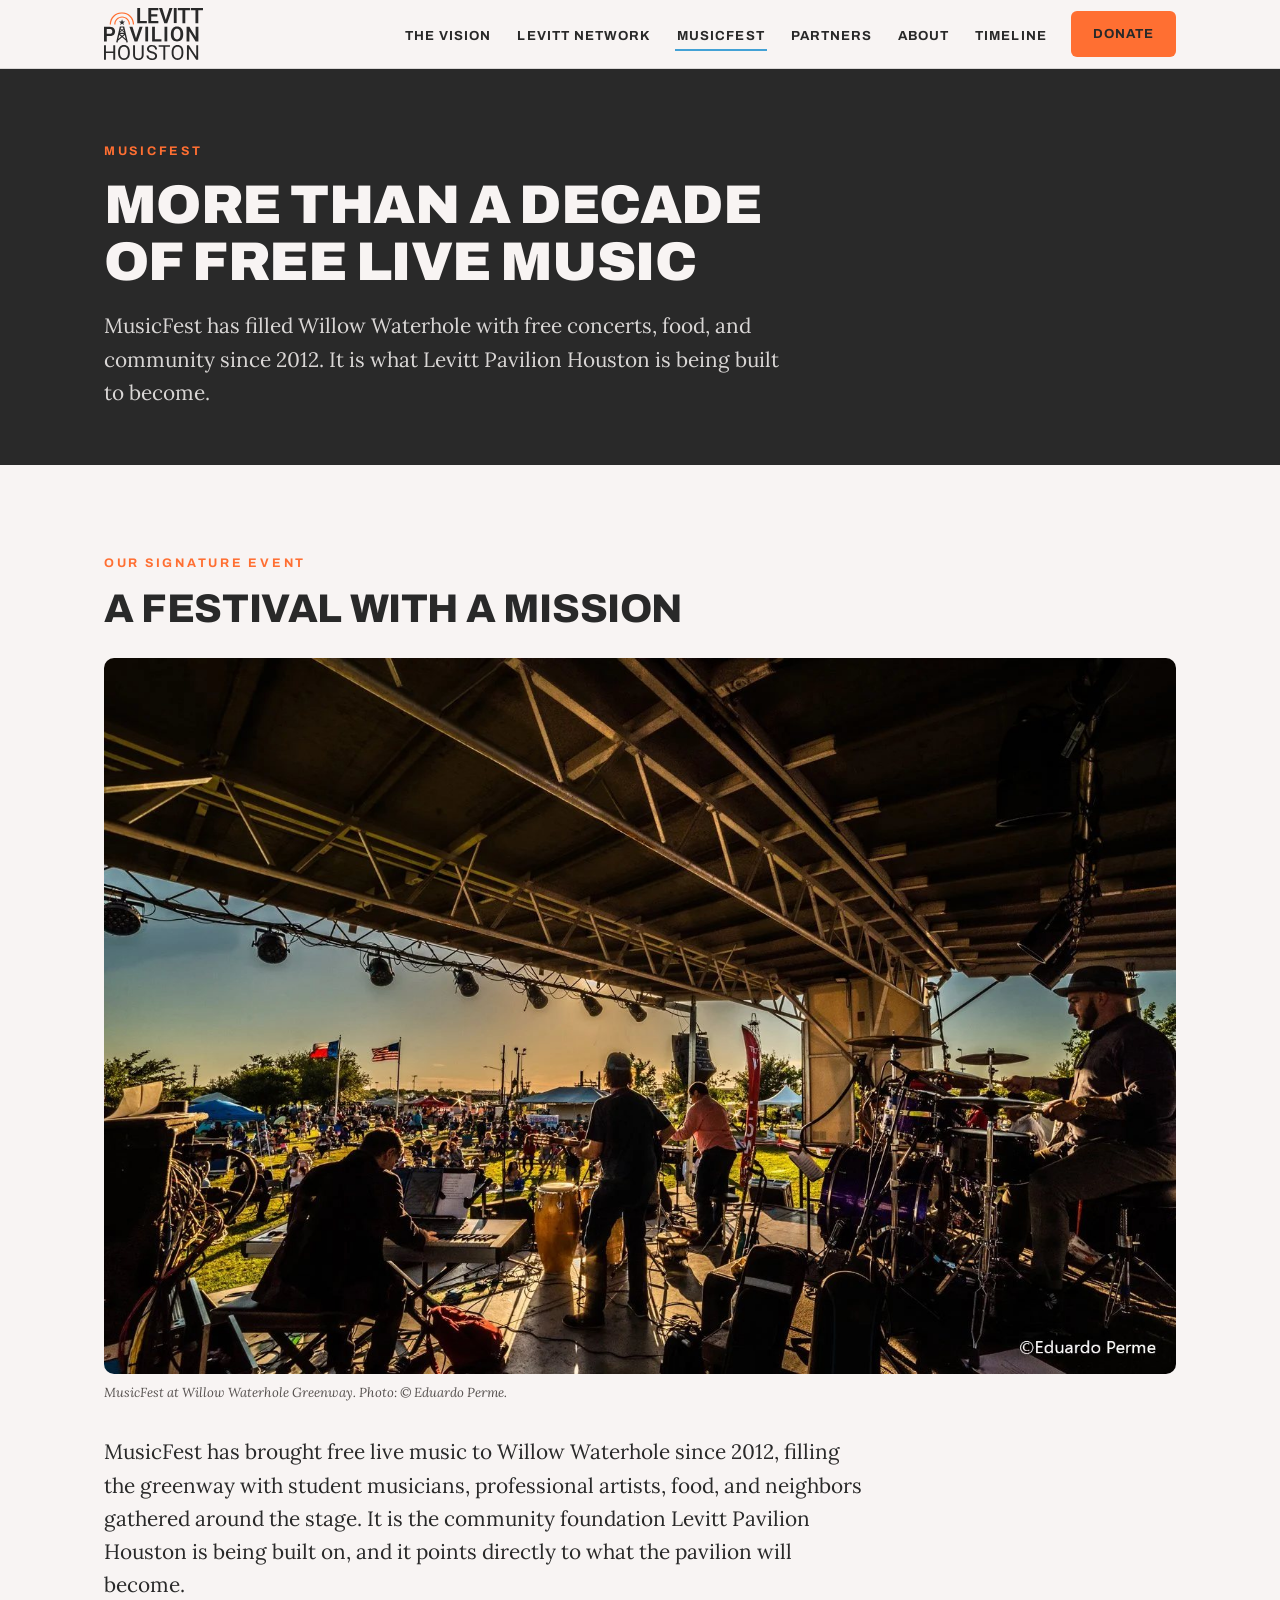
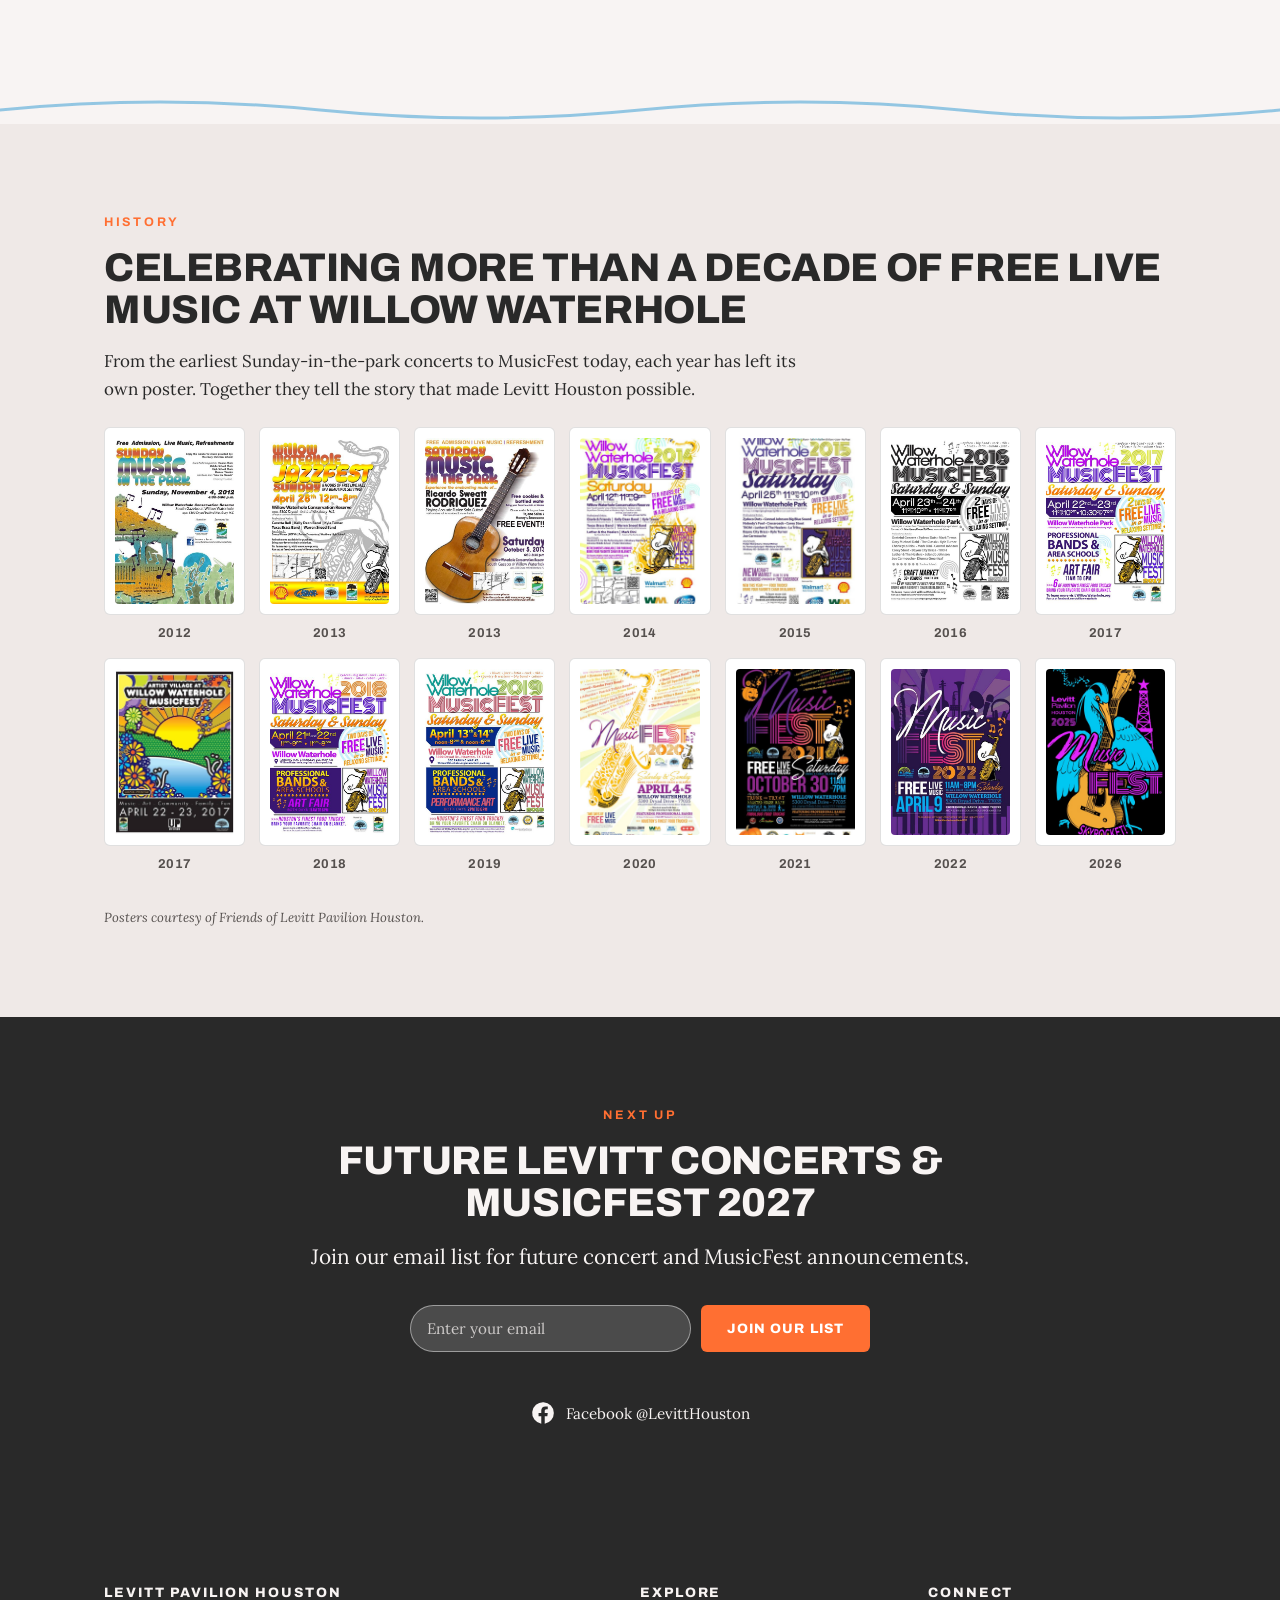
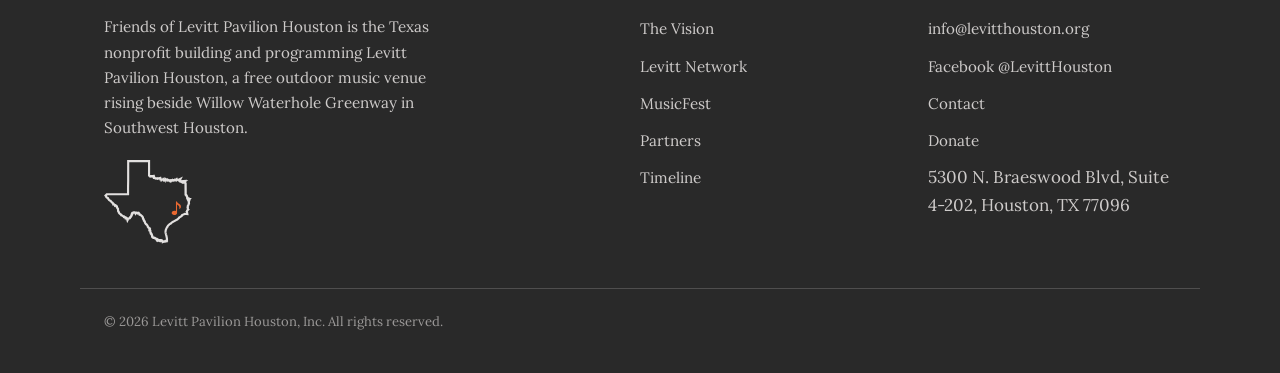
<file: musicfest.html>
<!DOCTYPE html>
<html lang="en">
<head>
<meta charset="UTF-8">
<meta name="viewport" content="width=device-width, initial-scale=1.0">
<title>MusicFest | Levitt Pavilion Houston</title>
<meta name="description" content="MusicFest is Levitt Pavilion Houston's free annual music festival at Willow Waterhole Greenway.">
<link rel="canonical" href="https://www.levitthouston.org/musicfest.html">
<meta property="og:title" content="MusicFest | Levitt Pavilion Houston">
<meta property="og:description" content="MusicFest is Levitt Pavilion Houston's free annual music festival at Willow Waterhole Greenway.">
<meta property="og:type" content="website">
<link rel="preconnect" href="https://fonts.googleapis.com">
<link rel="preconnect" href="https://fonts.gstatic.com" crossorigin>
<link href="https://fonts.googleapis.com/css2?family=Archivo:wght@500;700;800;900&family=Lora:ital,wght@0,400;0,500;0,700;1,400&display=swap" rel="stylesheet">
<link rel="icon" type="image/png" href="images/favicon.png">
<link rel="stylesheet" href="styles.css">
</head>
<body>

<header class="nav">
  <div class="nav-inner">
    <a class="brand" href="index.html" aria-label="Levitt Pavilion Houston home">
      <img src="images/logo-wordmark.svg" alt="Levitt Pavilion Houston">
    </a>
    <button class="nav-toggle" aria-expanded="false" onclick="const l=document.querySelector('.nav-links');l.classList.toggle('open');this.setAttribute('aria-expanded',l.classList.contains('open'));">Menu</button>
    <ul class="nav-links">
      <li><a href="vision.html">The Vision</a></li>
      <li><a href="network.html">Levitt Network</a></li>
      <li><a href="musicfest.html" aria-current="page">MusicFest</a></li>
      <li><a href="partners.html">Partners</a></li>
      <li><a href="about.html">About</a></li>
      <li><a href="timeline.html">Timeline</a></li>
      <li><a class="btn btn-orange" href="support.html" style="padding:10px 20px;">Donate</a></li>
    </ul>
  </div>
</header>

<section class="page-hero">
  <div class="wrap">
    <span class="eyebrow">MusicFest</span>
    <h1>More than a decade<br>of free live music</h1>
    <p class="lede">MusicFest has filled Willow Waterhole with free concerts, food, and community since 2012. It is what Levitt Pavilion Houston is being built to become.</p>
  </div>
</section>


<section>
  <div class="wrap">
    <span class="eyebrow">Our signature event</span>
    <h2>A festival with a mission</h2>
    <img src="images/mf-sunset-stage-perme.jpg" alt="The view from the MusicFest stage at golden hour: performers silhouetted beneath the canopy, flags flying, and the crowd spread across the lawn at Willow Waterhole" loading="lazy" style="width:100%;border-radius:var(--radius);margin:1.75rem 0 0.5rem;">
    <p class="photo-caption">MusicFest at Willow Waterhole Greenway. Photo: &copy; Eduardo Perme.</p>
    <div class="mt-2" style="max-width:760px;">
      <p class="lede">MusicFest has brought free live music to Willow Waterhole since 2012, filling the greenway with student musicians, professional artists, food, and neighbors gathered around the stage. It is the community foundation Levitt Pavilion Houston is being built on, and it points directly to what the pavilion will become.</p>
    </div>
  </div>
</section>

<svg class="wave-divider" viewBox="0 0 1200 34" preserveAspectRatio="none" aria-hidden="true">
  <path d="M0 20 Q150 4 300 20 T600 20 T900 20 T1200 20"/>
</svg>

<section class="section-tint">
  <div class="wrap">
    <span class="eyebrow">History</span>
    <h2>Celebrating more than a decade of free live music at Willow Waterhole</h2>
    <p class="mt-1" style="max-width:720px;">From the earliest Sunday-in-the-park concerts to MusicFest today, each year has left its own poster. Together they tell the story that made Levitt Houston possible.</p>
    <div class="poster-strip">
      <div class="poster"><div class="poster-img-wrap"><img src="images/posters/poster-2012-nov.jpg" alt="Sunday Music in the Park poster, November 2012"></div><span class="poster-year">2012</span></div>
      <div class="poster"><div class="poster-img-wrap"><img src="images/posters/poster-2013-apr.jpg" alt="Willow Waterhole JazzFest poster, April 2013"></div><span class="poster-year">2013</span></div>
      <div class="poster"><div class="poster-img-wrap"><img src="images/posters/poster-2013-oct.jpg" alt="Saturday Music in the Park poster, October 2013"></div><span class="poster-year">2013</span></div>
      <div class="poster"><div class="poster-img-wrap"><img src="images/posters/poster-2014.jpg" alt="Willow Waterhole MusicFest poster, 2014"></div><span class="poster-year">2014</span></div>
      <div class="poster"><div class="poster-img-wrap"><img src="images/posters/poster-2015.jpg" alt="Willow Waterhole MusicFest poster, 2015"></div><span class="poster-year">2015</span></div>
      <div class="poster"><div class="poster-img-wrap"><img src="images/posters/poster-2016.jpg" alt="Willow Waterhole MusicFest poster, 2016"></div><span class="poster-year">2016</span></div>
      <div class="poster"><div class="poster-img-wrap"><img src="images/posters/poster-2017.jpg" alt="Willow Waterhole MusicFest poster, 2017"></div><span class="poster-year">2017</span></div>
      <div class="poster"><div class="poster-img-wrap"><img src="images/posters/poster-2017-artist-village.jpg" alt="Artist Village at Willow Waterhole MusicFest poster, 2017"></div><span class="poster-year">2017</span></div>
      <div class="poster"><div class="poster-img-wrap"><img src="images/posters/poster-2018.jpg" alt="Willow Waterhole MusicFest poster, 2018"></div><span class="poster-year">2018</span></div>
      <div class="poster"><div class="poster-img-wrap"><img src="images/posters/poster-2019.jpg" alt="Willow Waterhole MusicFest poster, 2019"></div><span class="poster-year">2019</span></div>
      <div class="poster"><div class="poster-img-wrap"><img src="images/posters/poster-2020.jpg" alt="MusicFest poster, 2020"></div><span class="poster-year">2020</span></div>
      <div class="poster"><div class="poster-img-wrap"><img src="images/posters/poster-2021.jpg" alt="MusicFest poster, October 2021"></div><span class="poster-year">2021</span></div>
      <div class="poster"><div class="poster-img-wrap"><img src="images/posters/poster-2022.jpg" alt="MusicFest poster, 2022"></div><span class="poster-year">2022</span></div>
      <div class="poster"><div class="poster-img-wrap"><img src="images/posters/poster-2025.jpg" alt="Levitt Pavilion Houston MusicFest poster art, 2026 event"></div><span class="poster-year">2026</span></div>
    </div>
    <p class="photo-caption mt-2">Posters courtesy of Friends of Levitt Pavilion Houston.</p>
  </div>
</section>

<section class="section-dark">
  <div class="wrap center narrow-center">
    <span class="eyebrow">Next up</span>
    <h2>Future Levitt concerts &amp; MusicFest 2027</h2>
    <p class="lede mt-1">Join our email list for future concert and MusicFest announcements.</p>
    <div class="mt-2" style="text-align:center;">
      <!-- TODO: replace form action with a real endpoint. Fastest path: create a free Formspree.io form (formspree.io/f/NEW), swap the action URL below. Better long-term if the org already uses Mailchimp/Constant Contact for donor email: replace this whole form with that platform's embed code so signups land in the same list as other supporters. -->
      <form class="email-capture" action="https://formspree.io/f/YOUR_FORM_ID" method="POST">
        <label for="email-mf" class="sr-only">Email address</label>
        <input type="email" id="email-mf" name="email" placeholder="Enter your email" required>
        <button type="submit" class="btn btn-orange">Join Our List</button>
      </form>
      <p class="mt-3"><a class="social-icon-link" href="https://www.facebook.com/LevittHouston" aria-label="Levitt Pavilion Houston on Facebook"><svg viewBox="0 0 24 24" fill="currentColor" aria-hidden="true"><path d="M22 12a10 10 0 1 0-11.6 9.9v-7H7.9V12h2.5V9.8c0-2.5 1.5-3.9 3.8-3.9 1.1 0 2.2.2 2.2.2v2.4h-1.2c-1.2 0-1.6.8-1.6 1.6V12h2.8l-.4 2.9h-2.4v7A10 10 0 0 0 22 12z"/></svg><span>Facebook @LevittHouston</span></a></p>
    </div>
  </div>
</section>


<footer>
  <div class="wrap footer-grid">
    <div>
      <h4>Levitt Pavilion Houston</h4>
      <p style="font-size:0.95rem; max-width:340px;">Friends of Levitt Pavilion Houston is the Texas nonprofit building and programming Levitt Pavilion Houston, a free outdoor music venue rising beside Willow Waterhole Greenway in Southwest Houston.</p>
      <img class="footer-texas" src="images/texas-dark.svg" alt="Texas outline with a music note marking Houston">
    </div>
    <div>
      <h4>Explore</h4>
      <ul>
        <li><a href="vision.html">The Vision</a></li>
        <li><a href="network.html">Levitt Network</a></li>
        <li><a href="musicfest.html">MusicFest</a></li>
        <li><a href="partners.html">Partners</a></li>
        <li><a href="timeline.html">Timeline</a></li>
      </ul>
    </div>
    <div>
      <h4>Connect</h4>
      <ul>
        <li><a href="mailto:info@levitthouston.org">info@levitthouston.org</a></li>
        <li><a href="https://www.facebook.com/LevittHouston">Facebook @LevittHouston</a></li>
        <li><a href="contact.html">Contact</a></li>
        <li><a href="support.html">Donate</a></li>
        <li>5300 N. Braeswood Blvd, Suite 4-202, Houston, TX 77096</li>
      </ul>
    </div>
  </div>
  <div class="wrap footer-legal">&copy; 2026 Levitt Pavilion Houston, Inc. All rights reserved.</div>
</footer>

</body>
</html>
</file>
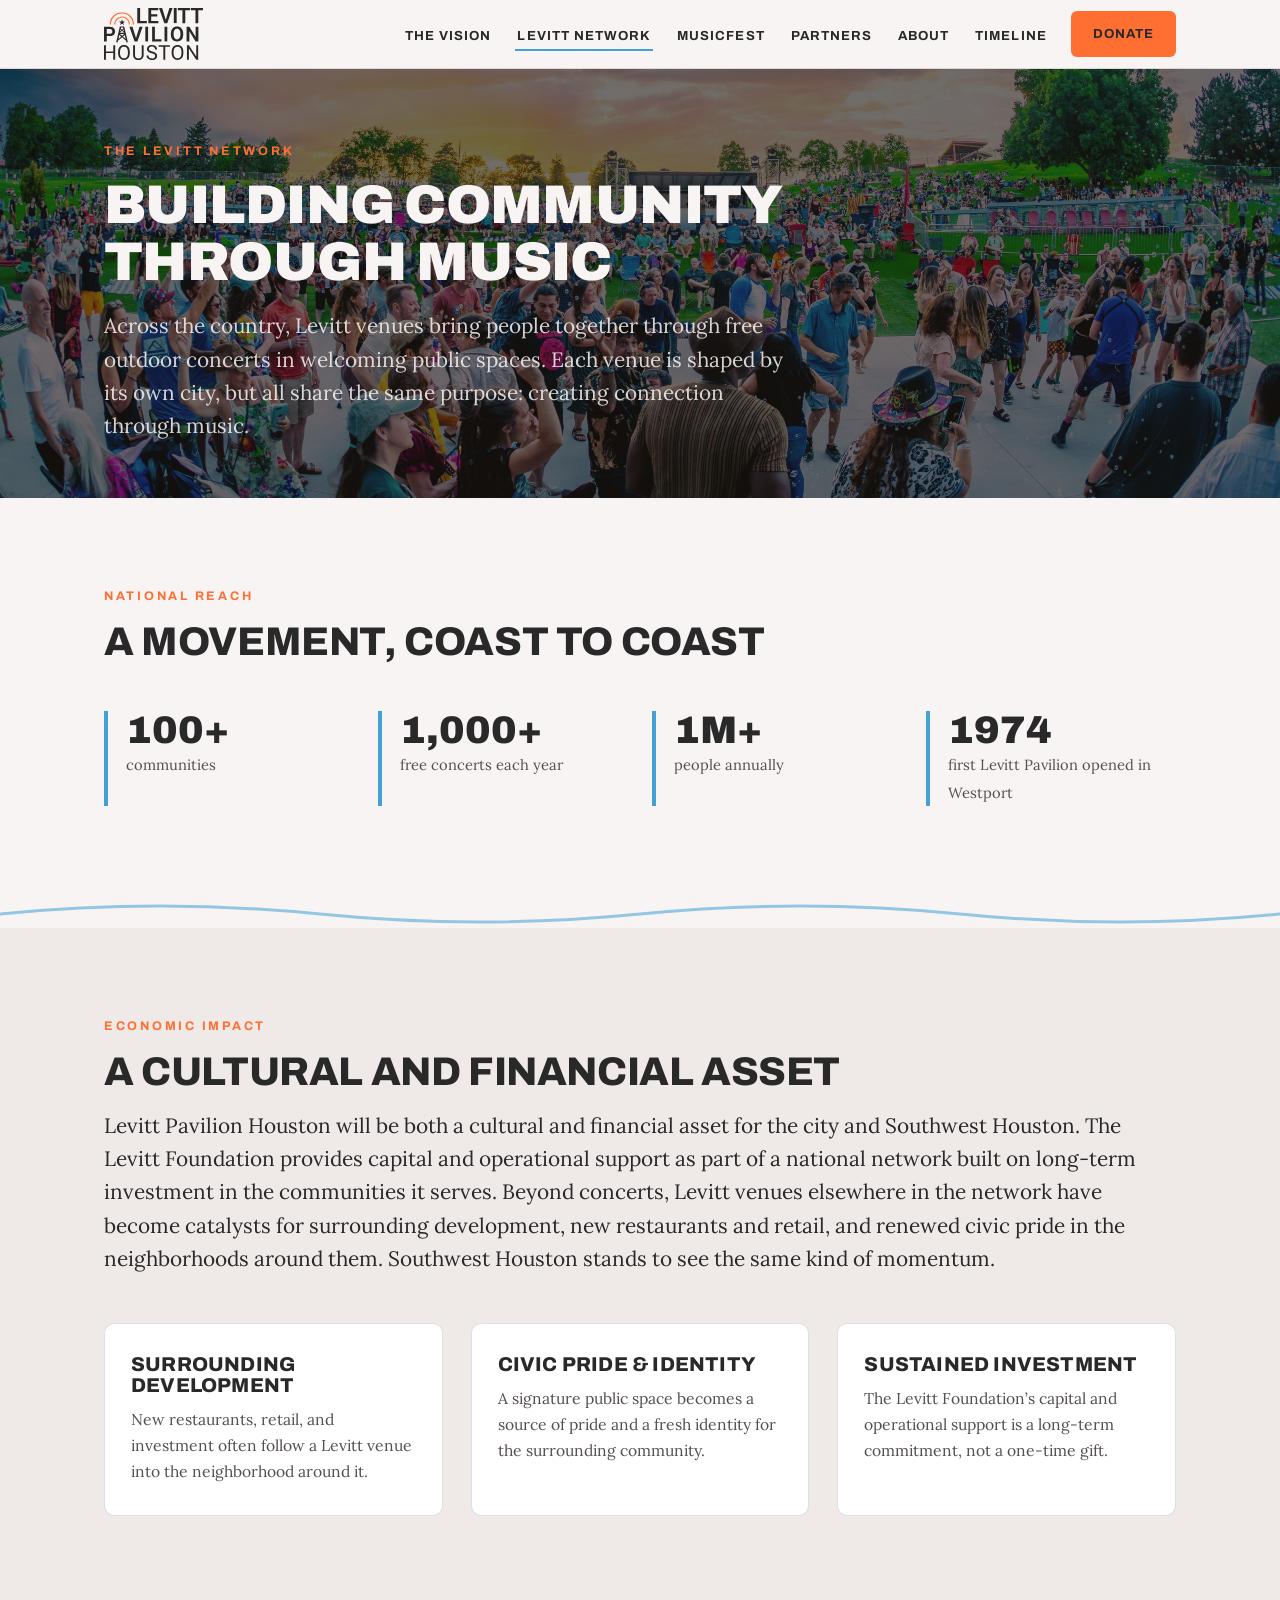
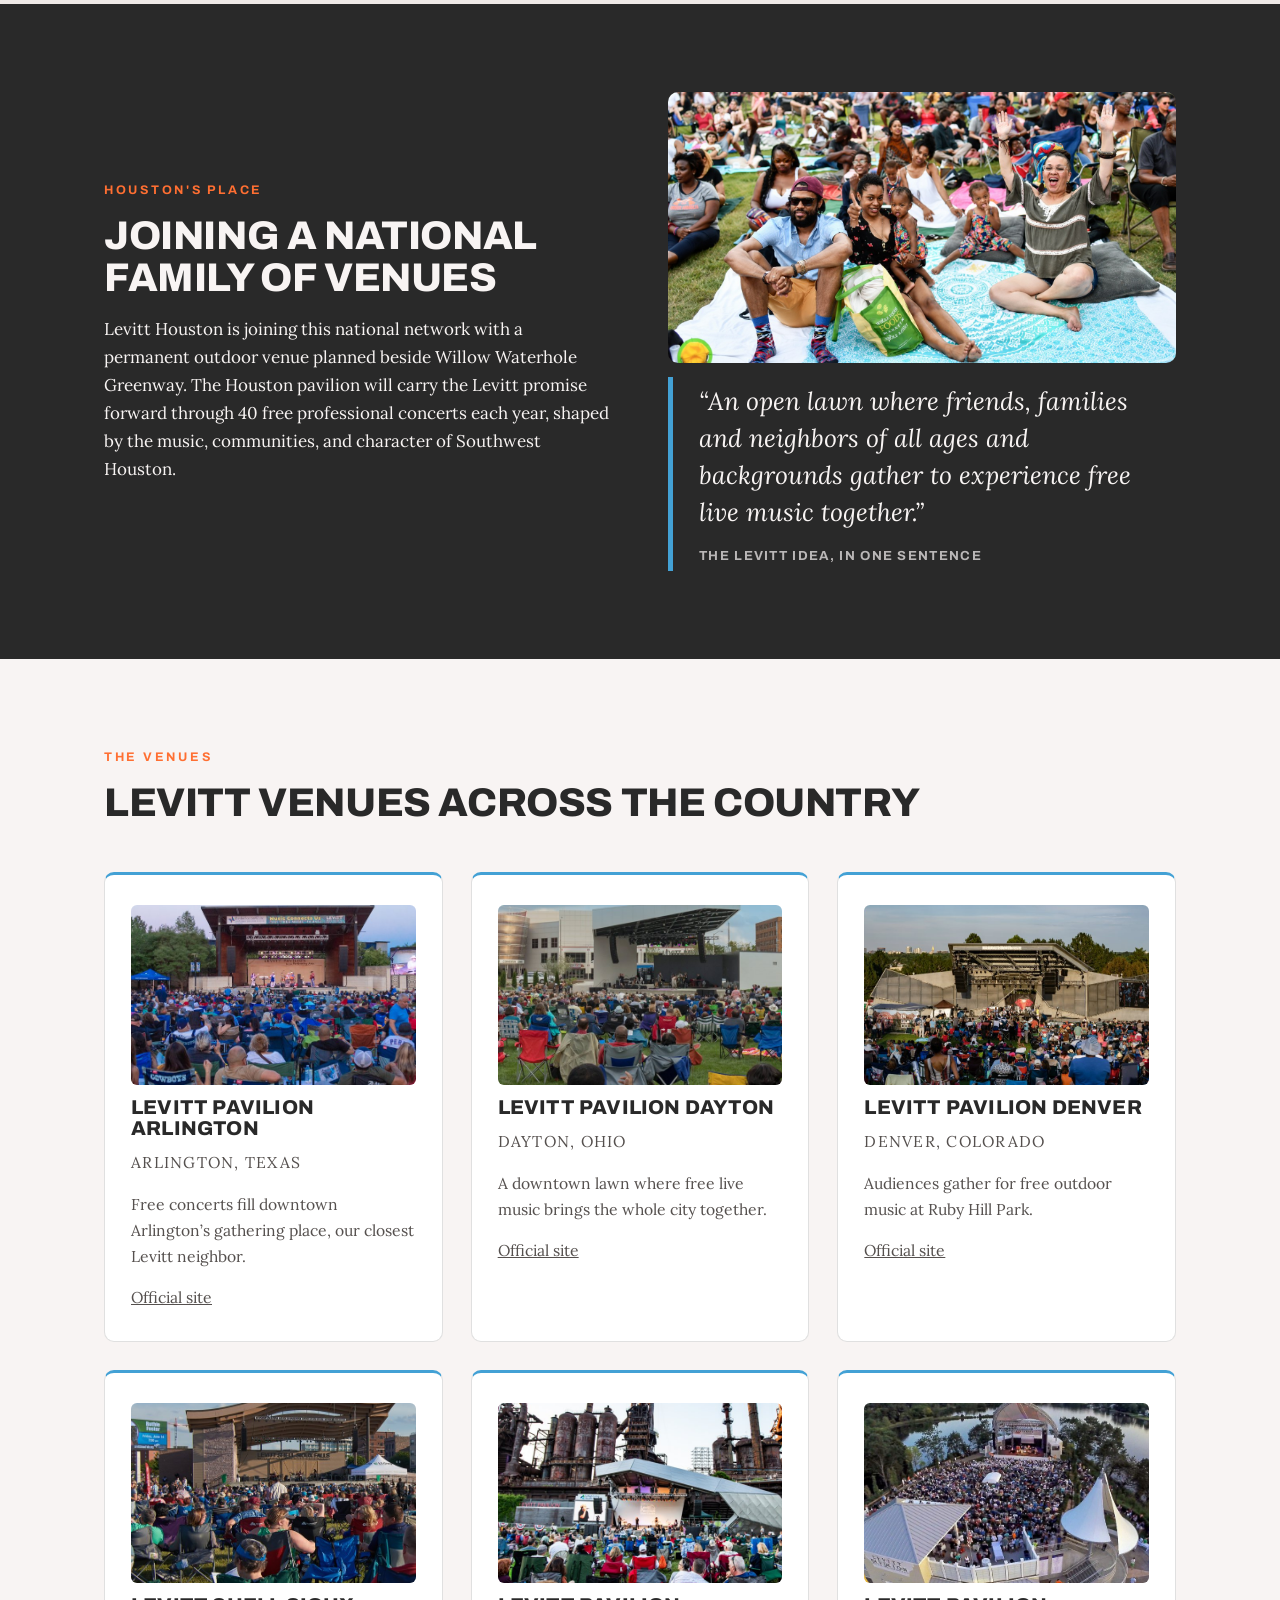
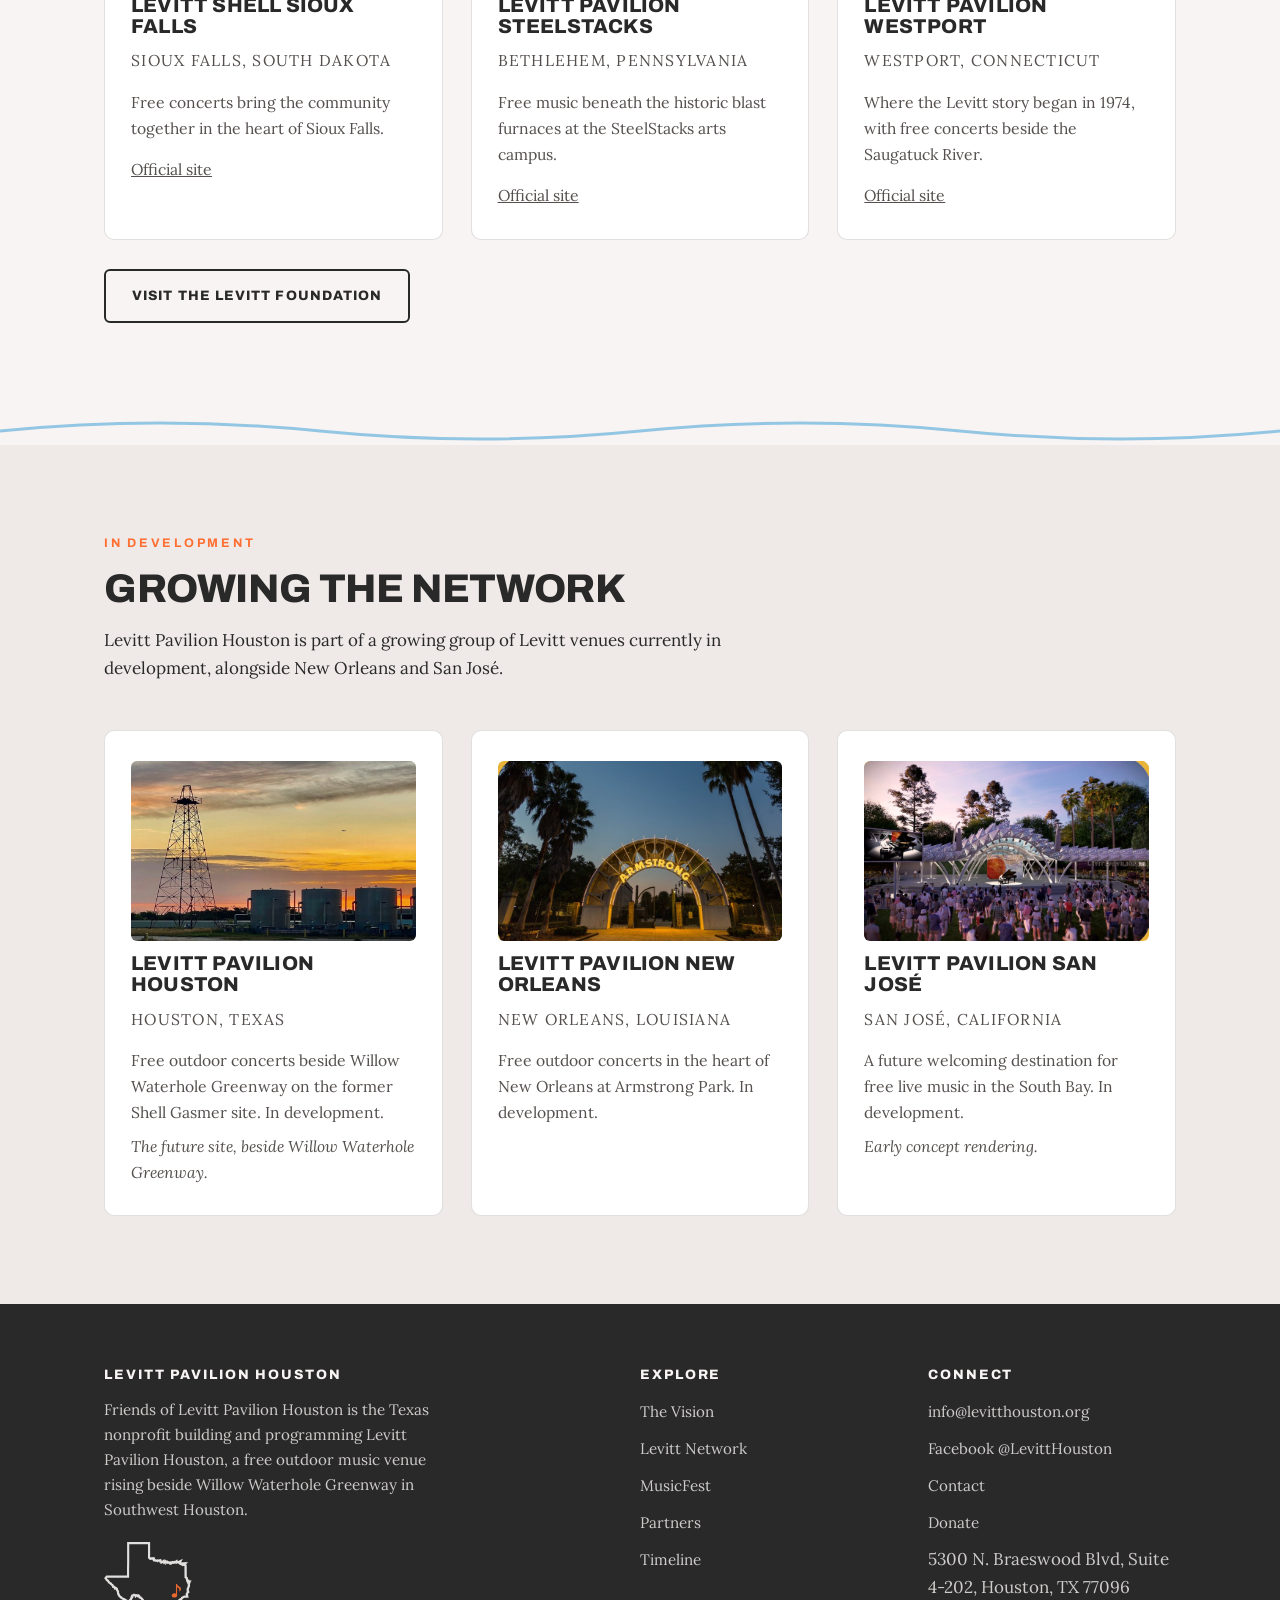
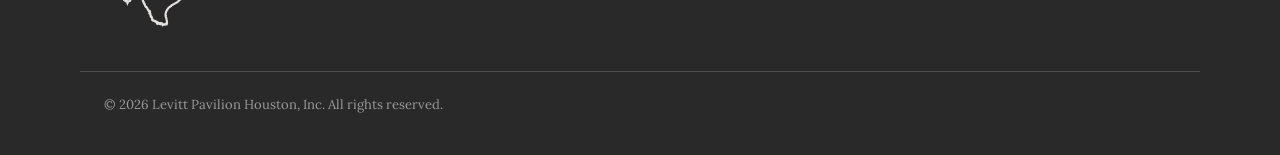
<file: network.html>
<!DOCTYPE html>
<html lang="en">
<head>
<meta charset="UTF-8">
<meta name="viewport" content="width=device-width, initial-scale=1.0">
<title>The Levitt Network | Levitt Pavilion Houston</title>
<meta name="description" content="Levitt Pavilion Houston joins a national network presenting more than 1,000 free concerts in over 100 communities each year.">
<link rel="canonical" href="https://www.levitthouston.org/network.html">
<meta property="og:title" content="The Levitt Network | Levitt Pavilion Houston">
<meta property="og:description" content="Levitt Pavilion Houston joins a national network presenting more than 1,000 free concerts in over 100 communities each year.">
<meta property="og:type" content="website">
<link rel="preconnect" href="https://fonts.googleapis.com">
<link rel="preconnect" href="https://fonts.gstatic.com" crossorigin>
<link href="https://fonts.googleapis.com/css2?family=Archivo:wght@500;700;800;900&family=Lora:ital,wght@0,400;0,500;0,700;1,400&display=swap" rel="stylesheet">
<link rel="icon" type="image/png" href="images/favicon.png">
<link rel="stylesheet" href="styles.css">
</head>
<body>

<header class="nav">
  <div class="nav-inner">
    <a class="brand" href="index.html" aria-label="Levitt Pavilion Houston home">
      <img src="images/logo-wordmark.svg" alt="Levitt Pavilion Houston">
    </a>
    <button class="nav-toggle" aria-expanded="false" onclick="const l=document.querySelector('.nav-links');l.classList.toggle('open');this.setAttribute('aria-expanded',l.classList.contains('open'));">Menu</button>
    <ul class="nav-links">
      <li><a href="vision.html">The Vision</a></li>
      <li><a href="network.html" aria-current="page">Levitt Network</a></li>
      <li><a href="musicfest.html">MusicFest</a></li>
      <li><a href="partners.html">Partners</a></li>
      <li><a href="about.html">About</a></li>
      <li><a href="timeline.html">Timeline</a></li>
      <li><a class="btn btn-orange" href="support.html" style="padding:10px 20px;">Donate</a></li>
    </ul>
  </div>
</header>

<section class="page-hero" style="background-image:url('images/ww-crowd-sunset-dancing.jpg');background-size:cover;background-position:center 68%;">
  <div style="position:absolute;inset:0;background:rgba(25,20,15,0.62);"></div>
  <div class="wrap" style="position:relative;z-index:1;">
    <span class="eyebrow">The Levitt Network</span>
    <h1>Building community<br>through music</h1>
    <p class="lede">Across the country, Levitt venues bring people together through free outdoor concerts in welcoming public spaces. Each venue is shaped by its own city, but all share the same purpose: creating connection through music.</p>
  </div>
</section>


<section>
  <div class="wrap">
    <span class="eyebrow">National reach</span>
    <h2>A movement, coast to coast</h2>
    <div class="grid-4 mt-3">
      <div class="stat stat-blue"><span class="num">100+</span><span class="lbl">communities</span></div>
      <div class="stat stat-blue"><span class="num">1,000+</span><span class="lbl">free concerts each year</span></div>
      <div class="stat stat-blue"><span class="num">1M+</span><span class="lbl">people annually</span></div>
      <div class="stat stat-blue"><span class="num">1974</span><span class="lbl">first Levitt Pavilion opened in Westport</span></div>
    </div>
  </div>
</section>

<svg class="wave-divider" viewBox="0 0 1200 34" preserveAspectRatio="none" aria-hidden="true">
  <path d="M0 20 Q150 4 300 20 T600 20 T900 20 T1200 20"/>
</svg>

<section class="section-tint">
  <div class="wrap">
    <span class="eyebrow">Economic impact</span>
    <h2>A cultural and financial asset</h2>
    <p class="lede mt-1">Levitt Pavilion Houston will be both a cultural and financial asset for the city and Southwest Houston. The Levitt Foundation provides capital and operational support as part of a national network built on long-term investment in the communities it serves. Beyond concerts, Levitt venues elsewhere in the network have become catalysts for surrounding development, new restaurants and retail, and renewed civic pride in the neighborhoods around them. Southwest Houston stands to see the same kind of momentum.</p>
    <div class="grid-3 mt-3">
      <div class="card">
        <h3>Surrounding Development</h3>
        <p>New restaurants, retail, and investment often follow a Levitt venue into the neighborhood around it.</p>
      </div>
      <div class="card">
        <h3>Civic Pride &amp; Identity</h3>
        <p>A signature public space becomes a source of pride and a fresh identity for the surrounding community.</p>
      </div>
      <div class="card">
        <h3>Sustained Investment</h3>
        <p>The Levitt Foundation&rsquo;s capital and operational support is a long-term commitment, not a one-time gift.</p>
      </div>
    </div>
  </div>
</section>

<section class="section-dark">
  <div class="wrap grid-2">
    <div>
      <span class="eyebrow">Houston's place</span>
      <h2>Joining a national family of venues</h2>
      <p class="mt-1">Levitt Houston is joining this national network with a permanent outdoor venue planned beside Willow Waterhole Greenway. The Houston pavilion will carry the Levitt promise forward through 40 free professional concerts each year, shaped by the music, communities, and character of Southwest Houston.</p>
    </div>
    <div>
      <img src="images/ww-picnic-blanket-cheering.jpg" alt="Friends and families cheering and celebrating together on a picnic blanket at a free outdoor concert" loading="lazy" style="width:100%;border-radius:var(--radius);margin-bottom:14px;">
      <blockquote class="pullquote">
        &ldquo;An open lawn where friends, families and neighbors of all ages and backgrounds gather to experience free live music together.&rdquo;
        <cite>The Levitt idea, in one sentence</cite>
      </blockquote>
    </div>
  </div>
</section>

<section>
  <div class="wrap">
    <span class="eyebrow">The venues</span>
    <h2>Levitt venues across the country</h2>
    <div class="grid-3 mt-3">
      <div class="card card-blue">
        <img src="images/levitt-arlington.jpg" alt="Levitt Pavilion Arlington — free outdoor concerts on an open lawn" loading="lazy" style="width:100%;height:180px;object-fit:cover;border-radius:calc(var(--radius) - 4px);margin-bottom:12px;">
        <h3>Levitt Pavilion Arlington</h3>
        <p class="media-note">Arlington, Texas</p>
        <p>Free concerts fill downtown Arlington&rsquo;s gathering place, our closest Levitt neighbor.</p>
        <p><a href="https://levittpavilionarlington.org">Official site</a></p>
      </div>
      <div class="card card-blue">
        <img src="images/levitt-dayton.jpg" alt="Levitt Pavilion Dayton — free outdoor concerts on an open lawn" loading="lazy" style="width:100%;height:180px;object-fit:cover;border-radius:calc(var(--radius) - 4px);margin-bottom:12px;">
        <h3>Levitt Pavilion Dayton</h3>
        <p class="media-note">Dayton, Ohio</p>
        <p>A downtown lawn where free live music brings the whole city together.</p>
        <p><a href="https://levittdayton.org">Official site</a></p>
      </div>
      <div class="card card-blue">
        <img src="images/levitt-denver.jpg" alt="Levitt Pavilion Denver — free outdoor concerts on an open lawn" loading="lazy" style="width:100%;height:180px;object-fit:cover;border-radius:calc(var(--radius) - 4px);margin-bottom:12px;">
        <h3>Levitt Pavilion Denver</h3>
        <p class="media-note">Denver, Colorado</p>
        <p>Audiences gather for free outdoor music at Ruby Hill Park.</p>
        <p><a href="https://levittdenver.org">Official site</a></p>
      </div>
      <div class="card card-blue">
        <img src="images/levitt-siouxfalls.jpg" alt="Levitt Shell Sioux Falls — free outdoor concerts on an open lawn" loading="lazy" style="width:100%;height:180px;object-fit:cover;border-radius:calc(var(--radius) - 4px);margin-bottom:12px;">
        <h3>Levitt Shell Sioux Falls</h3>
        <p class="media-note">Sioux Falls, South Dakota</p>
        <p>Free concerts bring the community together in the heart of Sioux Falls.</p>
        <p><a href="https://levittshellsf.org">Official site</a></p>
      </div>
      <div class="card card-blue">
        <img src="images/levitt-steelstacks.jpg" alt="Levitt Pavilion SteelStacks — free outdoor concerts on an open lawn" loading="lazy" style="width:100%;height:180px;object-fit:cover;border-radius:calc(var(--radius) - 4px);margin-bottom:12px;">
        <h3>Levitt Pavilion SteelStacks</h3>
        <p class="media-note">Bethlehem, Pennsylvania</p>
        <p>Free music beneath the historic blast furnaces at the SteelStacks arts campus.</p>
        <p><a href="https://levittsteelstacks.org">Official site</a></p>
      </div>
      <div class="card card-blue">
        <img src="images/levitt-westport.jpg" alt="Levitt Pavilion Westport — free outdoor concerts on an open lawn" loading="lazy" style="width:100%;height:180px;object-fit:cover;border-radius:calc(var(--radius) - 4px);margin-bottom:12px;">
        <h3>Levitt Pavilion Westport</h3>
        <p class="media-note">Westport, Connecticut</p>
        <p>Where the Levitt story began in 1974, with free concerts beside the Saugatuck River.</p>
        <p><a href="https://levittpavilion.com">Official site</a></p>
      </div>
    </div>
    <div class="btn-row">
      <a class="btn btn-ghost" href="https://levitt.org">Visit the Levitt Foundation</a>
    </div>
  </div>
</section>

<svg class="wave-divider" viewBox="0 0 1200 34" preserveAspectRatio="none" aria-hidden="true">
  <path d="M0 20 Q150 4 300 20 T600 20 T900 20 T1200 20"/>
</svg>

<!-- In-development section -->
<section class="section-tint">
  <div class="wrap">
    <span class="eyebrow">In development</span>
    <h2>Growing the network</h2>
    <p class="narrow mt-1">Levitt Pavilion Houston is part of a growing group of Levitt venues currently in development, alongside New Orleans and San Jos&eacute;.</p>
    <div class="grid-3 mt-3">
      <div class="card">
        <img src="images/site-derrick-sunset.jpg" alt="The former Shell Gasmer site at sunset, with its historic oil derrick and silo" loading="lazy" style="width:100%;height:180px;object-fit:cover;border-radius:calc(var(--radius) - 4px);margin-bottom:12px;">
        <h3>Levitt Pavilion Houston</h3>
        <p class="media-note">Houston, Texas</p>
        <p>Free outdoor concerts beside Willow Waterhole Greenway on the former Shell Gasmer site. In development.</p>
        <p class="photo-caption">The future site, beside Willow Waterhole Greenway.</p>
      </div>
      <div class="card">
        <img src="images/levitt-neworleans.jpg" alt="Armstrong Park entrance in New Orleans, future home of a Levitt venue" loading="lazy" style="width:100%;height:180px;object-fit:cover;border-radius:calc(var(--radius) - 4px);margin-bottom:12px;">
        <h3>Levitt Pavilion New Orleans</h3>
        <p class="media-note">New Orleans, Louisiana</p>
        <p>Free outdoor concerts in the heart of New Orleans at Armstrong Park. In development.</p>
      </div>
      <div class="card">
        <img src="images/levitt-sanjose-rendering.jpg" alt="Rendering of the future Levitt Pavilion San Jose" loading="lazy" style="width:100%;height:180px;object-fit:cover;border-radius:calc(var(--radius) - 4px);margin-bottom:12px;">
        <h3>Levitt Pavilion San Jos&eacute;</h3>
        <p class="media-note">San Jos&eacute;, California</p>
        <p>A future welcoming destination for free live music in the South Bay. In development.</p>
        <p class="photo-caption">Early concept rendering.</p>
      </div>
    </div>
  </div>
</section>




<footer>
  <div class="wrap footer-grid">
    <div>
      <h4>Levitt Pavilion Houston</h4>
      <p style="font-size:0.95rem; max-width:340px;">Friends of Levitt Pavilion Houston is the Texas nonprofit building and programming Levitt Pavilion Houston, a free outdoor music venue rising beside Willow Waterhole Greenway in Southwest Houston.</p>
      <img class="footer-texas" src="images/texas-dark.svg" alt="Texas outline with a music note marking Houston">
    </div>
    <div>
      <h4>Explore</h4>
      <ul>
        <li><a href="vision.html">The Vision</a></li>
        <li><a href="network.html">Levitt Network</a></li>
        <li><a href="musicfest.html">MusicFest</a></li>
        <li><a href="partners.html">Partners</a></li>
        <li><a href="timeline.html">Timeline</a></li>
      </ul>
    </div>
    <div>
      <h4>Connect</h4>
      <ul>
        <li><a href="mailto:info@levitthouston.org">info@levitthouston.org</a></li>
        <li><a href="https://www.facebook.com/LevittHouston">Facebook @LevittHouston</a></li>
        <li><a href="contact.html">Contact</a></li>
        <li><a href="support.html">Donate</a></li>
        <li>5300 N. Braeswood Blvd, Suite 4-202, Houston, TX 77096</li>
      </ul>
    </div>
  </div>
  <div class="wrap footer-legal">&copy; 2026 Levitt Pavilion Houston, Inc. All rights reserved.</div>
</footer>

</body>
</html>
</file>
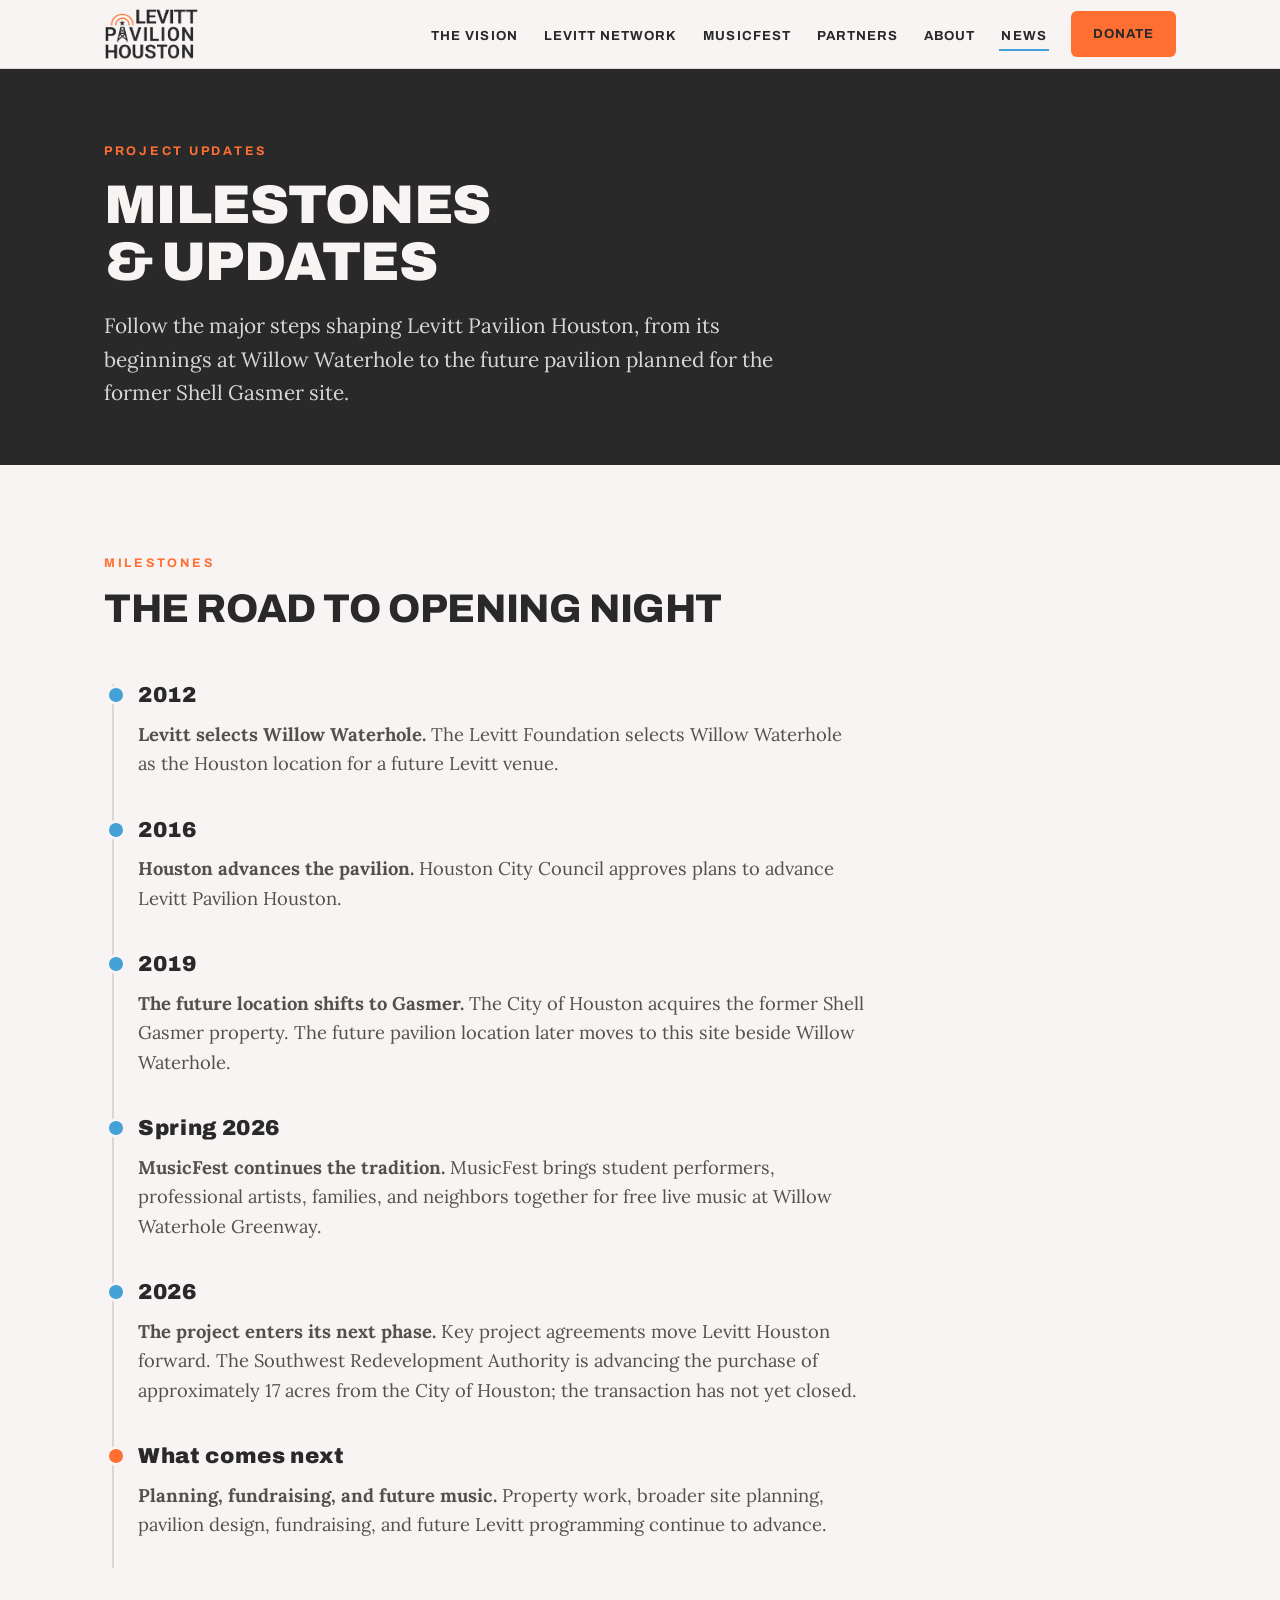
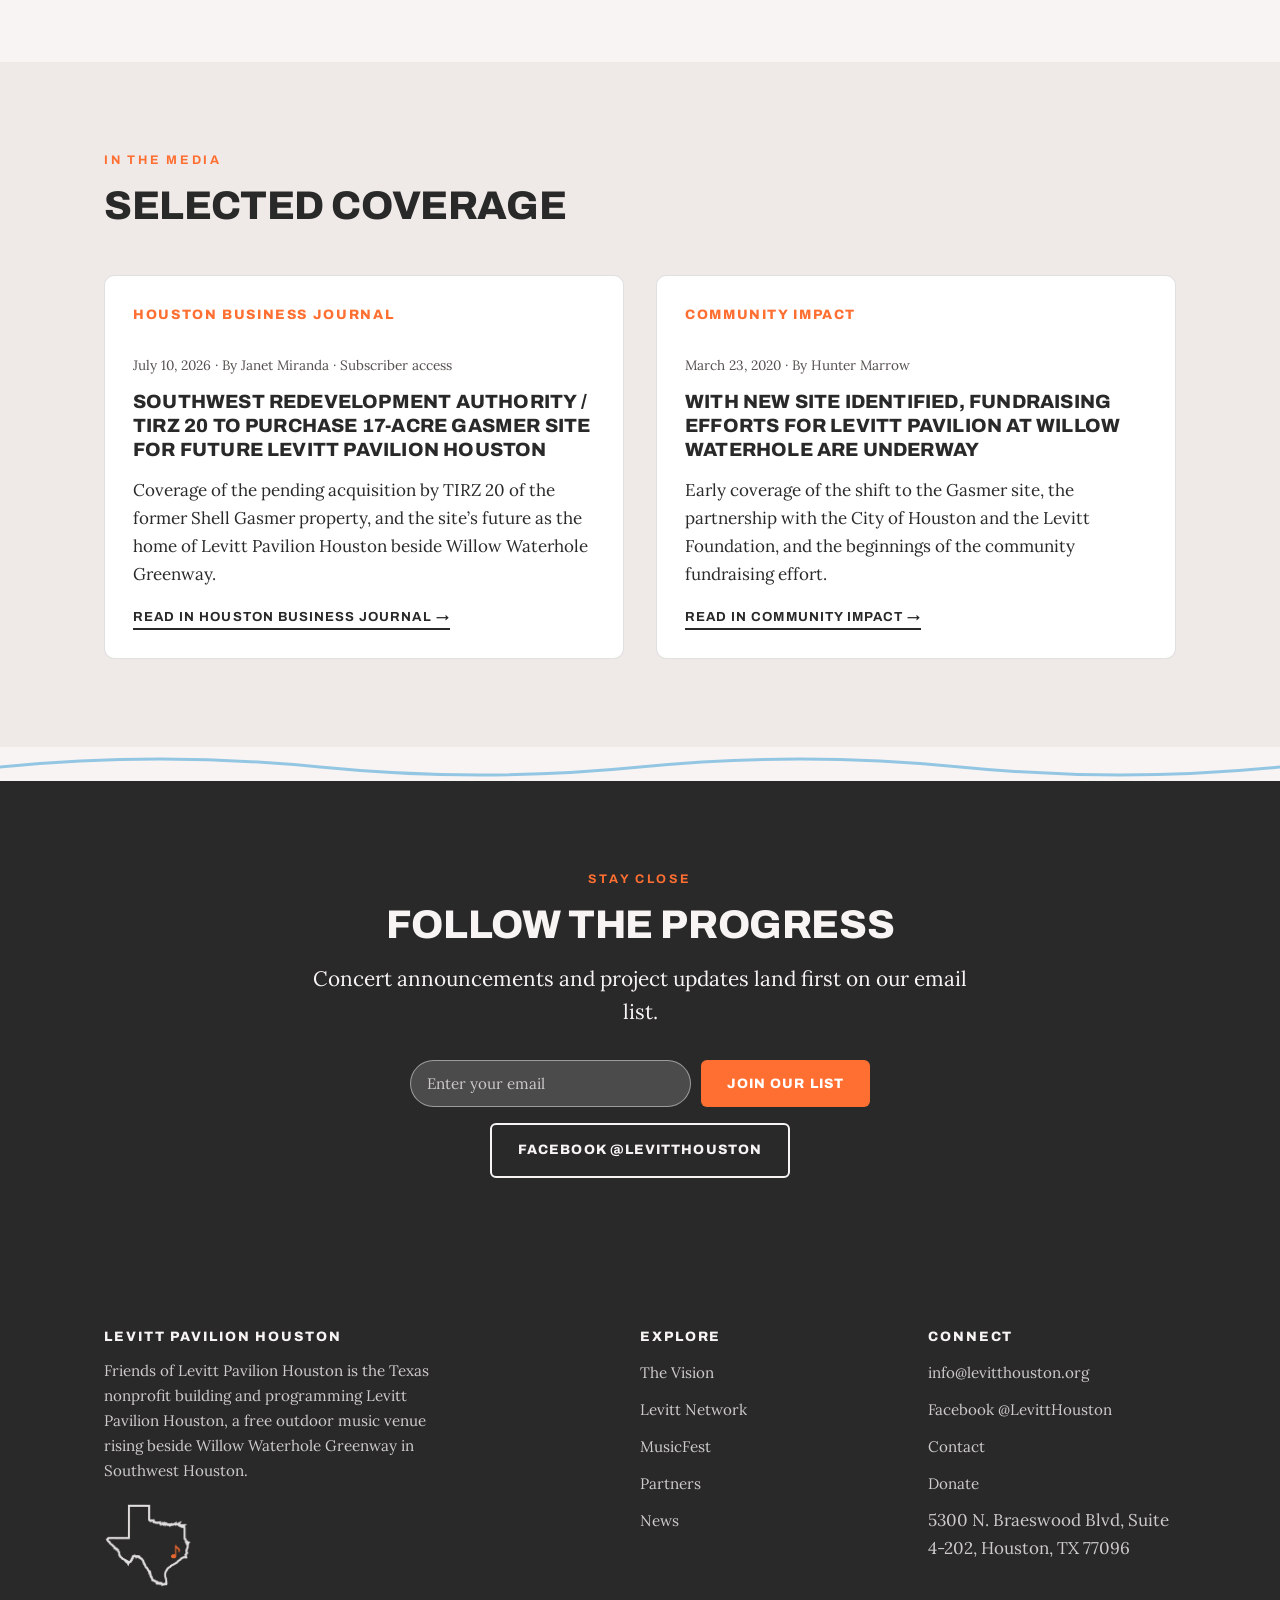
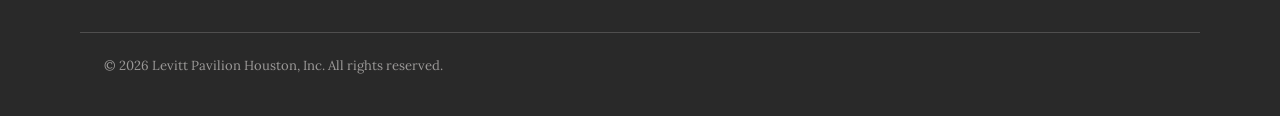
<file: news.html>
<!DOCTYPE html>
<html lang="en">
<head>
<meta charset="UTF-8">
<meta name="viewport" content="width=device-width, initial-scale=1.0">
<title>Project Updates | Levitt Pavilion Houston</title>
<meta name="description" content="Project updates and milestones from Levitt Pavilion Houston, the free outdoor music venue rising beside Willow Waterhole Greenway.">
<link rel="canonical" href="https://www.levitthouston.org/news.html">
<meta property="og:title" content="Project Updates | Levitt Pavilion Houston">
<meta property="og:description" content="Project updates and milestones from Levitt Pavilion Houston, the free outdoor music venue rising beside Willow Waterhole Greenway.">
<meta property="og:type" content="website">
<link rel="preconnect" href="https://fonts.googleapis.com">
<link rel="preconnect" href="https://fonts.gstatic.com" crossorigin>
<link href="https://fonts.googleapis.com/css2?family=Archivo:wght@500;700;800;900&family=Lora:ital,wght@0,400;0,500;0,700;1,400&display=swap" rel="stylesheet">
<link rel="icon" type="image/png" href="images/favicon.png">
<link rel="stylesheet" href="styles.css">
</head>
<body>

<header class="nav">
  <div class="nav-inner">
    <a class="brand" href="index.html" aria-label="Levitt Pavilion Houston home">
      <img src="images/logo-wordmark.png" alt="Levitt Pavilion Houston">
    </a>
    <button class="nav-toggle" aria-expanded="false" onclick="const l=document.querySelector('.nav-links');l.classList.toggle('open');this.setAttribute('aria-expanded',l.classList.contains('open'));">Menu</button>
    <ul class="nav-links">
      <li><a href="vision.html">The Vision</a></li>
      <li><a href="network.html">Levitt Network</a></li>
      <li><a href="musicfest.html">MusicFest</a></li>
      <li><a href="partners.html">Partners</a></li>
      <li><a href="about.html">About</a></li>
      <li><a href="news.html" aria-current="page">News</a></li>
      <li><a class="btn btn-orange" href="support.html" style="padding:10px 20px;">Donate</a></li>
    </ul>
  </div>
</header>

<section class="page-hero">
  <div class="wrap">
    <span class="eyebrow">Project Updates</span>
    <h1>Milestones<br>&amp; Updates</h1>
    <p class="lede">Follow the major steps shaping Levitt Pavilion Houston, from its beginnings at Willow Waterhole to the future pavilion planned for the former Shell Gasmer site.</p>
  </div>
</section>


<section>
  <div class="wrap">
    <span class="eyebrow">Milestones</span>
    <h2>The road to opening night</h2>
    <ul class="timeline mt-3" style="max-width:760px;">
      <li>
        <span class="t-year">2012</span>
        <span class="t-body"><strong>Levitt selects Willow Waterhole.</strong> The Levitt Foundation selects Willow Waterhole as the Houston location for a future Levitt venue.</span>
      </li>
      <li>
        <span class="t-year">2016</span>
        <span class="t-body"><strong>Houston advances the pavilion.</strong> Houston City Council approves plans to advance Levitt Pavilion Houston.</span>
      </li>
      <li>
        <span class="t-year">2019</span>
        <span class="t-body"><strong>The future location shifts to Gasmer.</strong> The City of Houston acquires the former Shell Gasmer property. The future pavilion location later moves to this site beside Willow Waterhole.</span>
      </li>
      <li>
        <span class="t-year">Spring 2026</span>
        <span class="t-body"><strong>MusicFest continues the tradition.</strong> MusicFest brings student performers, professional artists, families, and neighbors together for free live music at Willow Waterhole Greenway.</span>
      </li>
      <li>
        <span class="t-year">2026</span>
        <span class="t-body"><strong>The project enters its next phase.</strong> Key project agreements move Levitt Houston forward. The Southwest Redevelopment Authority is advancing the purchase of approximately 17 acres from the City of Houston; the transaction has not yet closed.</span>
      </li>
      <li class="future">
        <span class="t-year">What comes next</span>
        <span class="t-body"><strong>Planning, fundraising, and future music.</strong> Property work, broader site planning, pavilion design, fundraising, and future Levitt programming continue to advance.</span>
      </li>
    </ul>
  </div>
</section>

<section class="section-tint">
  <div class="wrap">
    <span class="eyebrow">In the media</span>
    <h2>Selected coverage</h2>
    <div class="grid-2 mt-3" style="align-items:stretch;gap:32px;">
      <article class="media-card">
        <p class="pub">Houston Business Journal</p>
        <p class="meta">July 10, 2026 &middot; By Janet Miranda &middot; Subscriber access</p>
        <h3>Southwest Redevelopment Authority / TIRZ 20 to purchase 17-acre Gasmer site for future Levitt Pavilion Houston</h3>
        <p>Coverage of the pending acquisition by TIRZ 20 of the former Shell Gasmer property, and the site&rsquo;s future as the home of Levitt Pavilion Houston beside Willow Waterhole Greenway.</p>
        <a class="read-link" href="https://www.bizjournals.com/houston/news/2026/07/10/tirz-20-purchase-shell-gasmer-levitt-pavilion.html" target="_blank" rel="noopener">Read in Houston Business Journal &rarr;</a>
      </article>
      <article class="media-card">
        <p class="pub">Community Impact</p>
        <p class="meta">March 23, 2020 &middot; By Hunter Marrow</p>
        <h3>With new site identified, fundraising efforts for Levitt Pavilion at Willow Waterhole are underway</h3>
        <p>Early coverage of the shift to the Gasmer site, the partnership with the City of Houston and the Levitt Foundation, and the beginnings of the community fundraising effort.</p>
        <a class="read-link" href="https://communityimpact.com/houston/bellaire-meyerland-west-university/development/2020/03/23/with-new-site-identified-fundraising-efforts-for-levitt-pavilion-at-willow-waterhole-are-underway/" target="_blank" rel="noopener">Read in Community Impact &rarr;</a>
      </article>
    </div>
  </div>
</section>

<svg class="wave-divider" viewBox="0 0 1200 34" preserveAspectRatio="none" aria-hidden="true">
  <path d="M0 20 Q150 4 300 20 T600 20 T900 20 T1200 20"/>
</svg>
<section class="section-dark">
  <div class="wrap narrow-center center">
    <span class="eyebrow">Stay close</span>
    <h2>Follow the progress</h2>
    <p class="lede mt-1">Concert announcements and project updates land first on our email list.</p>
    <div class="mt-2" style="text-align:center;">
      <!-- TODO: replace form action with a real endpoint. Fastest path: create a free Formspree.io form (formspree.io/f/NEW), swap the action URL below. Better long-term if the org already uses Mailchimp/Constant Contact for donor email: replace this whole form with that platform's embed code so signups land in the same list as other supporters. -->
      <form class="email-capture" action="https://formspree.io/f/YOUR_FORM_ID" method="POST">
        <label for="email-up" class="sr-only">Email address</label>
        <input type="email" id="email-up" name="email" placeholder="Enter your email" required>
        <button type="submit" class="btn btn-orange">Join Our List</button>
      </form>
      <p class="mt-1"><a class="btn btn-ghost-light" href="https://www.facebook.com/LevittHouston">Facebook @LevittHouston</a></p>
    </div>
  </div>
</section>


<footer>
  <div class="wrap footer-grid">
    <div>
      <h4>Levitt Pavilion Houston</h4>
      <p style="font-size:0.95rem; max-width:340px;">Friends of Levitt Pavilion Houston is the Texas nonprofit building and programming Levitt Pavilion Houston, a free outdoor music venue rising beside Willow Waterhole Greenway in Southwest Houston.</p>
      <img class="footer-texas" src="images/texas-dark.png" alt="Texas outline with a music note marking Houston">
    </div>
    <div>
      <h4>Explore</h4>
      <ul>
        <li><a href="vision.html">The Vision</a></li>
        <li><a href="network.html">Levitt Network</a></li>
        <li><a href="musicfest.html">MusicFest</a></li>
        <li><a href="partners.html">Partners</a></li>
        <li><a href="news.html">News</a></li>
      </ul>
    </div>
    <div>
      <h4>Connect</h4>
      <ul>
        <li><a href="mailto:info@levitthouston.org">info@levitthouston.org</a></li>
        <li><a href="https://www.facebook.com/LevittHouston">Facebook @LevittHouston</a></li>
        <li><a href="contact.html">Contact</a></li>
        <li><a href="support.html">Donate</a></li>
        <li>5300 N. Braeswood Blvd, Suite 4-202, Houston, TX 77096</li>
      </ul>
    </div>
  </div>
  <div class="wrap footer-legal">&copy; 2026 Levitt Pavilion Houston, Inc. All rights reserved.</div>
</footer>

</body>
</html>
</file>
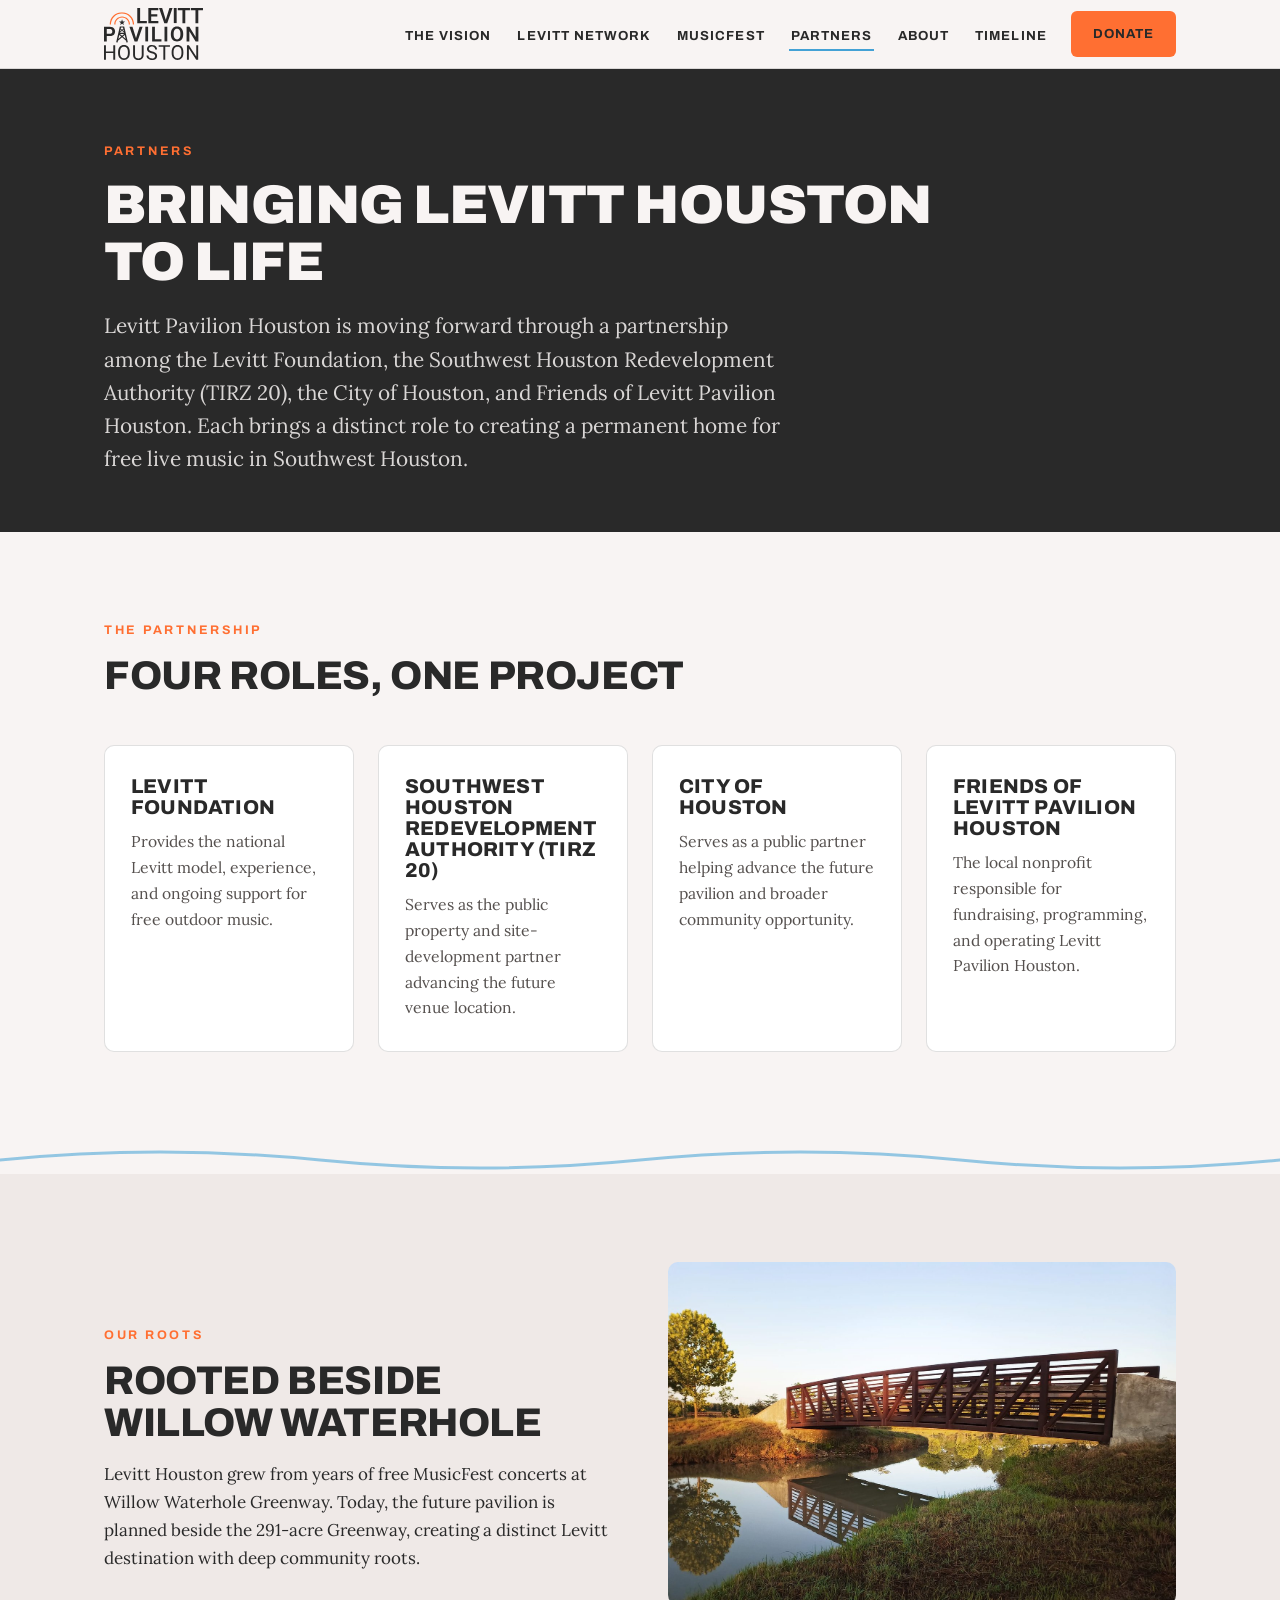
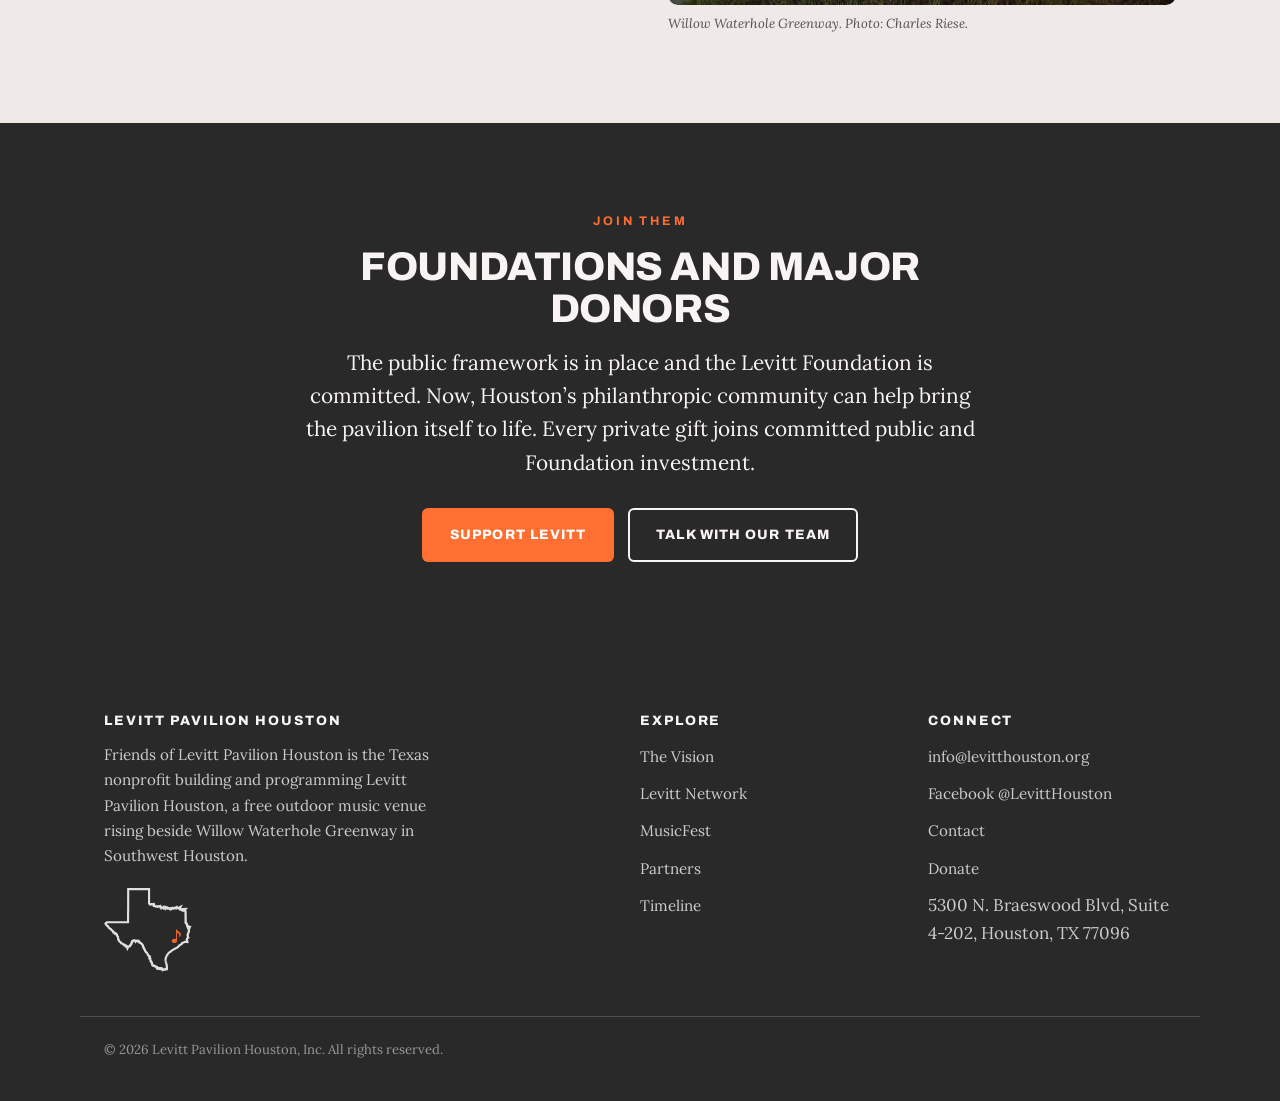
<file: partners.html>
<!DOCTYPE html>
<html lang="en">
<head>
<meta charset="UTF-8">
<meta name="viewport" content="width=device-width, initial-scale=1.0">
<title>Partners | Levitt Pavilion Houston</title>
<meta name="description" content="Levitt Pavilion Houston is a partnership of the Levitt Foundation, the Southwest Houston Redevelopment Authority (TIRZ 20), and Friends of Levitt Pavilion Houston.">
<link rel="canonical" href="https://www.levitthouston.org/partners.html">
<meta property="og:title" content="Partners | Levitt Pavilion Houston">
<meta property="og:description" content="Levitt Pavilion Houston is a partnership of the Levitt Foundation, the Southwest Houston Redevelopment Authority (TIRZ 20), and Friends of Levitt Pavilion Houston.">
<meta property="og:type" content="website">
<link rel="preconnect" href="https://fonts.googleapis.com">
<link rel="preconnect" href="https://fonts.gstatic.com" crossorigin>
<link href="https://fonts.googleapis.com/css2?family=Archivo:wght@500;700;800;900&family=Lora:ital,wght@0,400;0,500;0,700;1,400&display=swap" rel="stylesheet">
<link rel="icon" type="image/png" href="images/favicon.png">
<link rel="stylesheet" href="styles.css">
</head>
<body>

<header class="nav">
  <div class="nav-inner">
    <a class="brand" href="index.html" aria-label="Levitt Pavilion Houston home">
      <img src="images/logo-wordmark.svg" alt="Levitt Pavilion Houston">
    </a>
    <button class="nav-toggle" aria-expanded="false" onclick="const l=document.querySelector('.nav-links');l.classList.toggle('open');this.setAttribute('aria-expanded',l.classList.contains('open'));">Menu</button>
    <ul class="nav-links">
      <li><a href="vision.html">The Vision</a></li>
      <li><a href="network.html">Levitt Network</a></li>
      <li><a href="musicfest.html">MusicFest</a></li>
      <li><a href="partners.html" aria-current="page">Partners</a></li>
      <li><a href="about.html">About</a></li>
      <li><a href="timeline.html">Timeline</a></li>
      <li><a class="btn btn-orange" href="support.html" style="padding:10px 20px;">Donate</a></li>
    </ul>
  </div>
</header>

<section class="page-hero">
  <div class="wrap">
    <span class="eyebrow">Partners</span>
    <h1>Bringing Levitt Houston<br>to life</h1>
    <p class="lede">Levitt Pavilion Houston is moving forward through a partnership among the Levitt Foundation, the Southwest Houston Redevelopment Authority (TIRZ 20), the City of Houston, and Friends of Levitt Pavilion Houston. Each brings a distinct role to creating a permanent home for free live music in Southwest Houston.</p>
  </div>
</section>


<section>
  <div class="wrap">
    <span class="eyebrow">The partnership</span>
    <h2>Four roles, one project</h2>
    <div class="grid-4 mt-3">
      <div class="card">
        <h3>Levitt Foundation</h3>
        <p>Provides the national Levitt model, experience, and ongoing support for free outdoor music.</p>
      </div>
      <div class="card">
        <h3>Southwest Houston Redevelopment Authority (TIRZ 20)</h3>
        <p>Serves as the public property and site-development partner advancing the future venue location.</p>
      </div>
      <div class="card">
        <h3>City of Houston</h3>
        <p>Serves as a public partner helping advance the future pavilion and broader community opportunity.</p>
      </div>
      <div class="card">
        <h3>Friends of Levitt Pavilion Houston</h3>
        <p>The local nonprofit responsible for fundraising, programming, and operating Levitt Pavilion Houston.</p>
      </div>
    </div>
  </div>
</section>

<svg class="wave-divider" viewBox="0 0 1200 34" preserveAspectRatio="none" aria-hidden="true">
  <path d="M0 20 Q150 4 300 20 T600 20 T900 20 T1200 20"/>
</svg>

<section class="section-tint">
  <div class="wrap grid-2">
    <div>
      <span class="eyebrow">Our roots</span>
      <h2>Rooted beside Willow Waterhole</h2>
      <p class="mt-1">Levitt Houston grew from years of free MusicFest concerts at Willow Waterhole Greenway. Today, the future pavilion is planned beside the 291-acre Greenway, creating a distinct Levitt destination with deep community roots.</p>
    </div>
    <div>
      <div class="photo"><img src="images/ww-bridge-riese.jpg" alt="The pedestrian bridge at Willow Waterhole Greenway reflected in still water at golden hour" loading="lazy"></div>
      <p class="photo-caption">Willow Waterhole Greenway. Photo: Charles Riese.</p>
    </div>
  </div>
</section>

<section class="section-dark">
  <div class="wrap narrow-center center">
    <span class="eyebrow">Join them</span>
    <h2>Foundations and major donors</h2>
    <p class="lede mt-1">The public framework is in place and the Levitt Foundation is committed. Now, Houston&rsquo;s philanthropic community can help bring the pavilion itself to life. Every private gift joins committed public and Foundation investment.</p>
    <div class="btn-row" style="justify-content:center;">
      <a class="btn btn-orange" href="support.html">Support Levitt</a>
      <a class="btn btn-ghost-light" href="mailto:info@levitthouston.org">Talk with Our Team</a>
    </div>
  </div>
</section>


<footer>
  <div class="wrap footer-grid">
    <div>
      <h4>Levitt Pavilion Houston</h4>
      <p style="font-size:0.95rem; max-width:340px;">Friends of Levitt Pavilion Houston is the Texas nonprofit building and programming Levitt Pavilion Houston, a free outdoor music venue rising beside Willow Waterhole Greenway in Southwest Houston.</p>
      <img class="footer-texas" src="images/texas-dark.svg" alt="Texas outline with a music note marking Houston">
    </div>
    <div>
      <h4>Explore</h4>
      <ul>
        <li><a href="vision.html">The Vision</a></li>
        <li><a href="network.html">Levitt Network</a></li>
        <li><a href="musicfest.html">MusicFest</a></li>
        <li><a href="partners.html">Partners</a></li>
        <li><a href="timeline.html">Timeline</a></li>
      </ul>
    </div>
    <div>
      <h4>Connect</h4>
      <ul>
        <li><a href="mailto:info@levitthouston.org">info@levitthouston.org</a></li>
        <li><a href="https://www.facebook.com/LevittHouston">Facebook @LevittHouston</a></li>
        <li><a href="contact.html">Contact</a></li>
        <li><a href="support.html">Donate</a></li>
        <li>5300 N. Braeswood Blvd, Suite 4-202, Houston, TX 77096</li>
      </ul>
    </div>
  </div>
  <div class="wrap footer-legal">&copy; 2026 Levitt Pavilion Houston, Inc. All rights reserved.</div>
</footer>

</body>
</html>
</file>
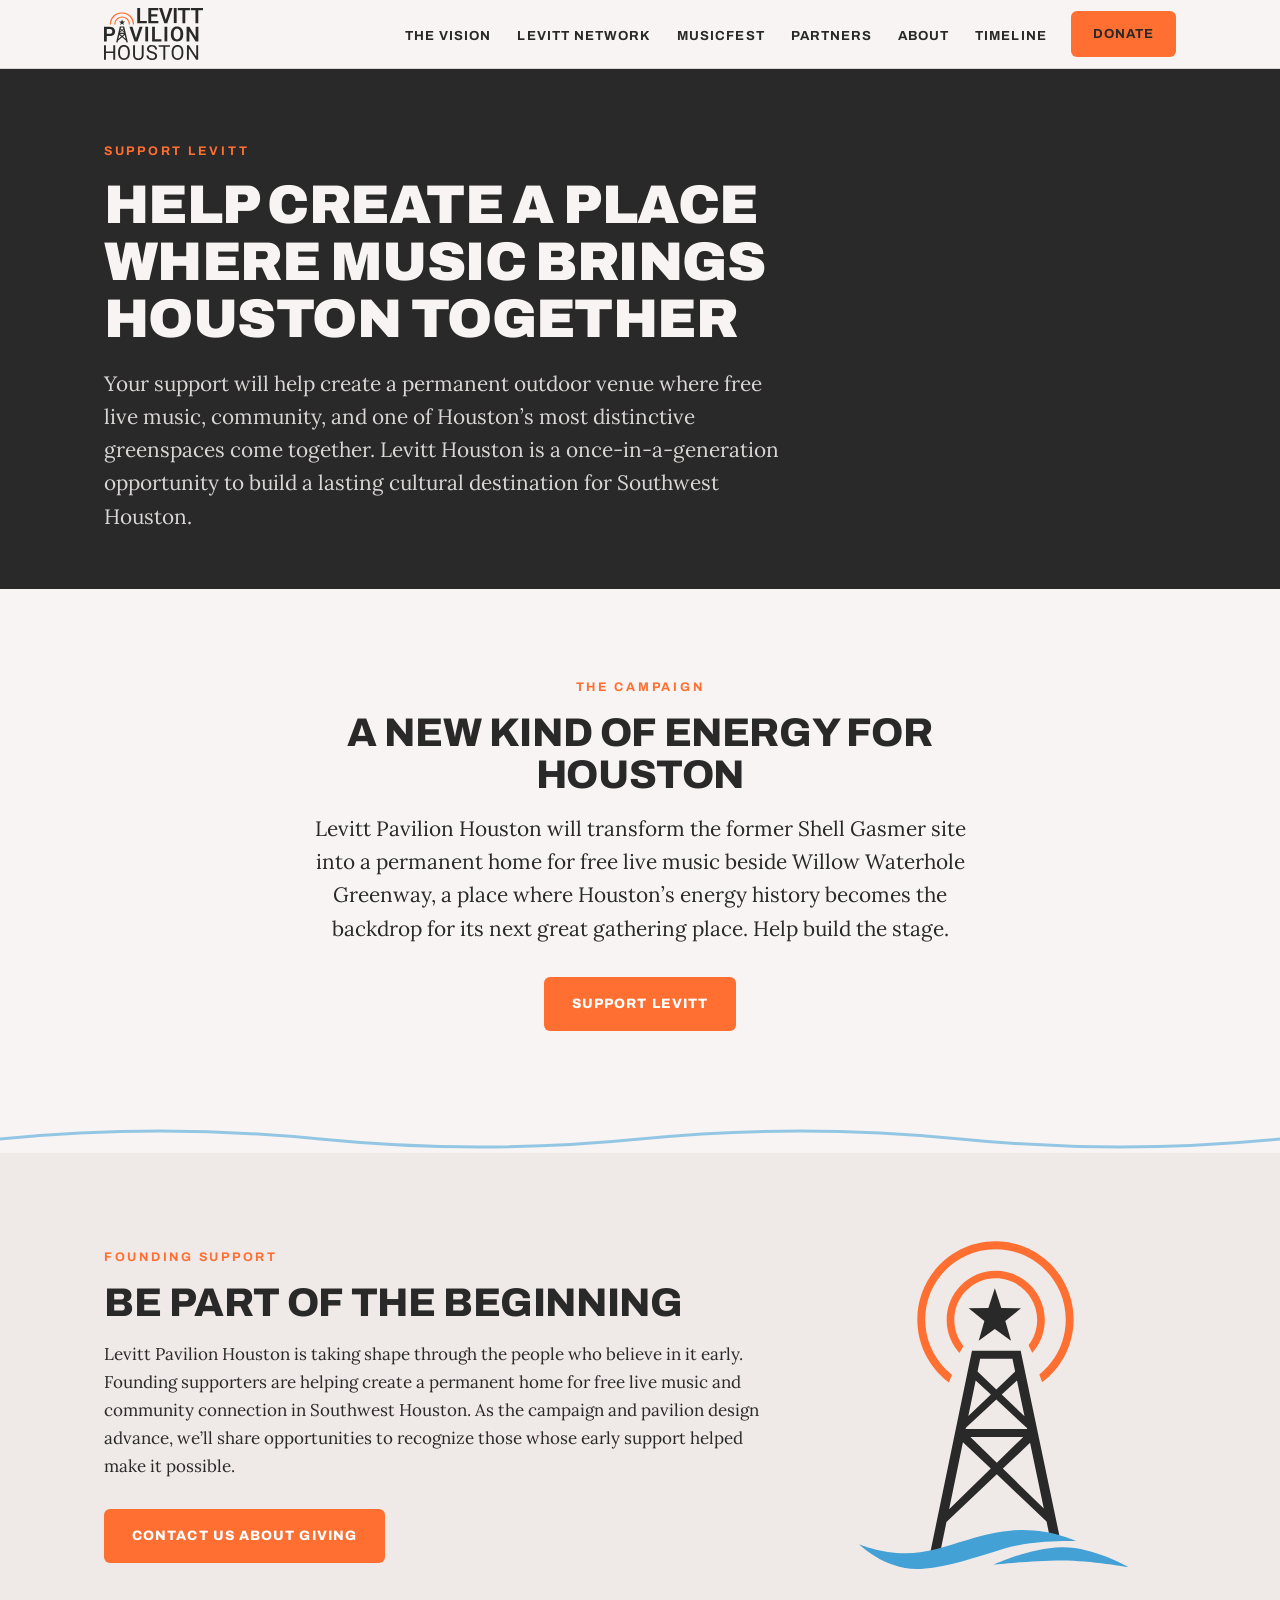
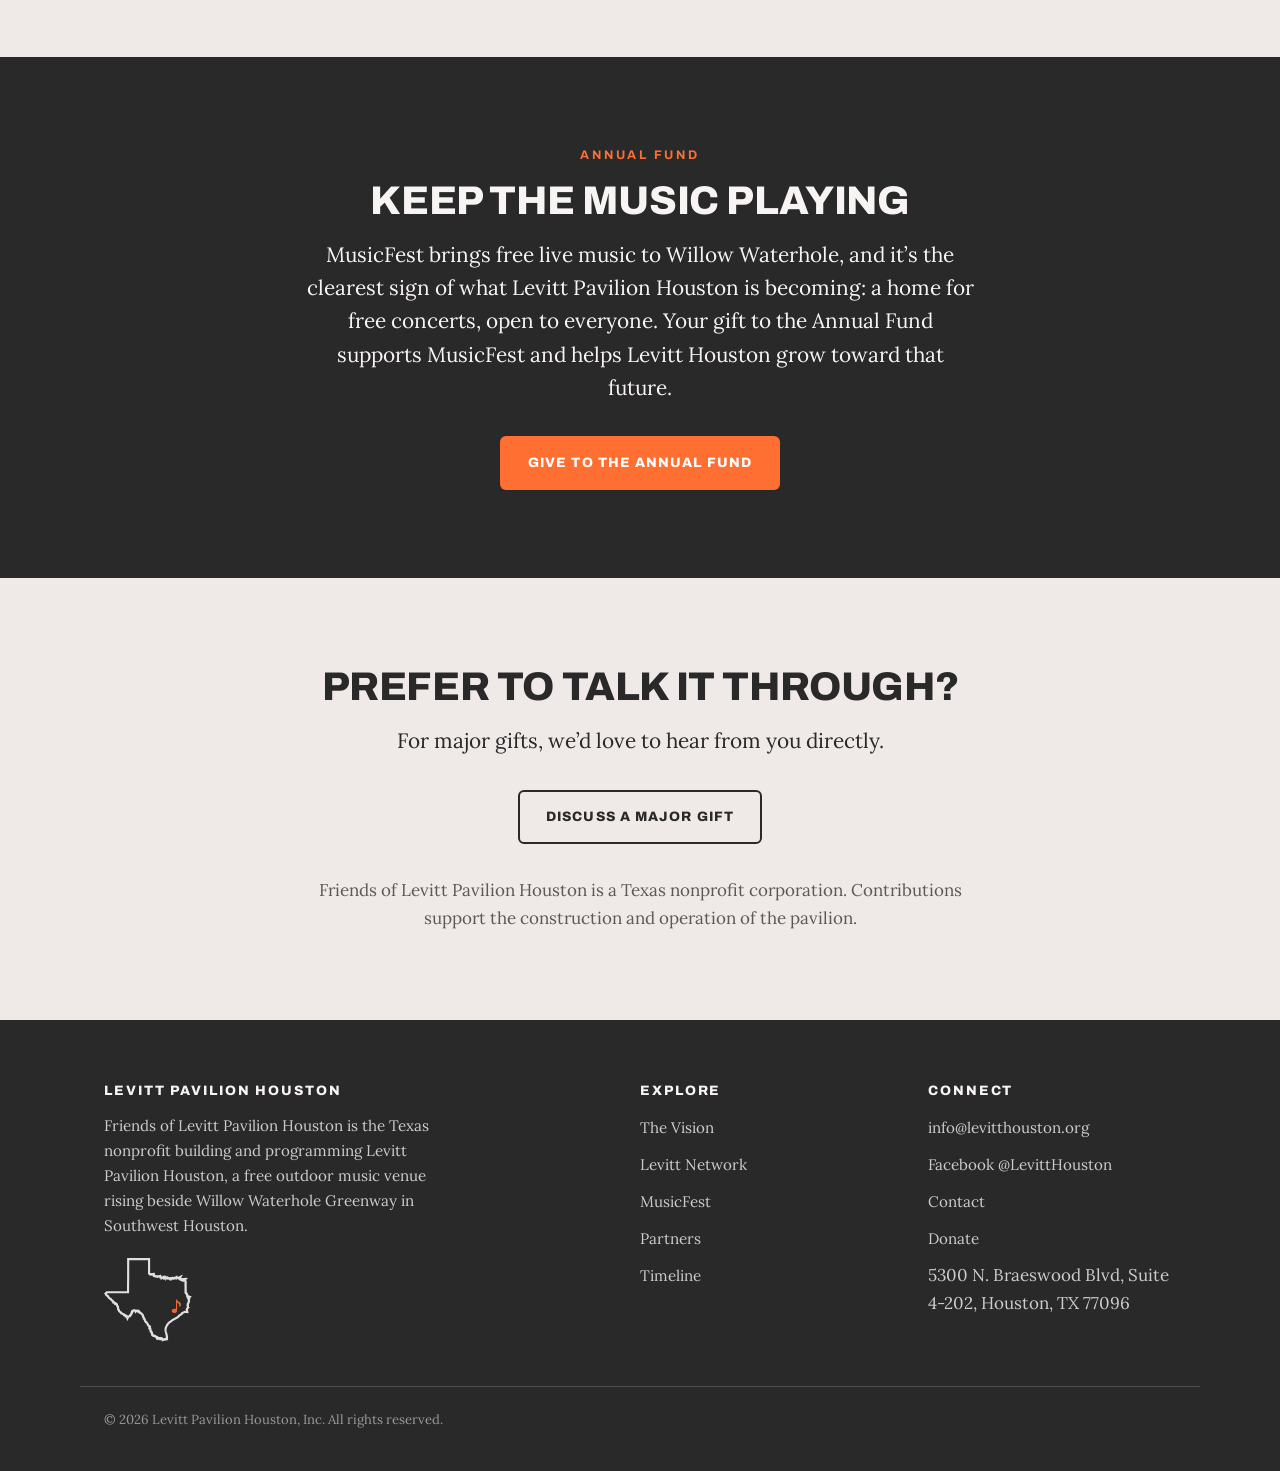
<file: support.html>
<!DOCTYPE html>
<html lang="en">
<head>
<meta charset="UTF-8">
<meta name="viewport" content="width=device-width, initial-scale=1.0">
<title>Support | Levitt Pavilion Houston</title>
<meta name="description" content="Support the capital campaign to build Levitt Pavilion Houston and bring 40 free concerts a year to Southwest Houston.">
<link rel="canonical" href="https://www.levitthouston.org/support.html">
<meta property="og:title" content="Support | Levitt Pavilion Houston">
<meta property="og:description" content="Support the capital campaign to build Levitt Pavilion Houston and bring 40 free concerts a year to Southwest Houston.">
<meta property="og:type" content="website">
<link rel="preconnect" href="https://fonts.googleapis.com">
<link rel="preconnect" href="https://fonts.gstatic.com" crossorigin>
<link href="https://fonts.googleapis.com/css2?family=Archivo:wght@500;700;800;900&family=Lora:ital,wght@0,400;0,500;0,700;1,400&display=swap" rel="stylesheet">
<link rel="icon" type="image/png" href="images/favicon.png">
<link rel="stylesheet" href="styles.css">
</head>
<body>

<header class="nav">
  <div class="nav-inner">
    <a class="brand" href="index.html" aria-label="Levitt Pavilion Houston home">
      <img src="images/logo-wordmark.svg" alt="Levitt Pavilion Houston">
    </a>
    <button class="nav-toggle" aria-expanded="false" onclick="const l=document.querySelector('.nav-links');l.classList.toggle('open');this.setAttribute('aria-expanded',l.classList.contains('open'));">Menu</button>
    <ul class="nav-links">
      <li><a href="vision.html">The Vision</a></li>
      <li><a href="network.html">Levitt Network</a></li>
      <li><a href="musicfest.html">MusicFest</a></li>
      <li><a href="partners.html">Partners</a></li>
      <li><a href="about.html">About</a></li>
      <li><a href="timeline.html">Timeline</a></li>
      <li><a class="btn btn-orange" href="support.html" style="padding:10px 20px;">Donate</a></li>
    </ul>
  </div>
</header>

<section class="page-hero">
  <div class="wrap">
    <span class="eyebrow">Support Levitt</span>
    <h1>Help create a place<br>where music brings<br>Houston together</h1>
    <p class="lede">Your support will help create a permanent outdoor venue where free live music, community, and one of Houston&rsquo;s most distinctive greenspaces come together. Levitt Houston is a once-in-a-generation opportunity to build a lasting cultural destination for Southwest Houston.</p>
  </div>
</section>




<section>
  <div class="wrap center narrow-center">
    <span class="eyebrow">The Campaign</span>
    <h2>A New Kind of Energy for Houston</h2>
    <p class="lede mt-1">Levitt Pavilion Houston will transform the former Shell Gasmer site into a permanent home for free live music beside Willow Waterhole Greenway, a place where Houston&rsquo;s energy history becomes the backdrop for its next great gathering place. Help build the stage.</p>
    <div class="btn-row mt-2" style="justify-content:center;">
      <a class="btn btn-orange" href="https://square.link/u/yzNNS96a">Support Levitt</a>
    </div>
  </div>
</section>

<svg class="wave-divider" viewBox="0 0 1200 34" preserveAspectRatio="none" aria-hidden="true">
  <path d="M0 20 Q150 4 300 20 T600 20 T900 20 T1200 20"/>
</svg>
<section class="section-tint">
  <div class="wrap grid-2 founding-grid">
    <div>
      <span class="eyebrow">Founding Support</span>
      <h2>Be Part of the Beginning</h2>
      <p class="mt-1">Levitt Pavilion Houston is taking shape through the people who believe in it early. Founding supporters are helping create a permanent home for free live music and community connection in Southwest Houston. As the campaign and pavilion design advance, we&rsquo;ll share opportunities to recognize those whose early support helped make it possible.</p>
      <div class="btn-row"><a class="btn btn-orange" href="mailto:info@levitthouston.org?subject=Founding%20support">Contact Us About Giving</a></div>
    </div>
    <div>
      <img src="images/logo-icon.svg" alt="Levitt Pavilion Houston derrick and star mark" style="width:100%; max-width:270px; margin:0 auto; display:block;" loading="lazy">
    </div>
  </div>
</section>

<section class="section-dark">
  <div class="wrap center narrow-center">
    <span class="eyebrow">Annual Fund</span>
    <h2>Keep the Music Playing</h2>
    <p class="lede mt-1">MusicFest brings free live music to Willow Waterhole, and it&rsquo;s the clearest sign of what Levitt Pavilion Houston is becoming: a home for free concerts, open to everyone. Your gift to the Annual Fund supports MusicFest and helps Levitt Houston grow toward that future.</p>
    <div class="btn-row mt-2" style="justify-content:center;">
      <a class="btn btn-orange" href="https://square.link/u/yzNNS96a">Give to the Annual Fund</a>
    </div>
  </div>
</section>

<section class="section-tint">
  <div class="wrap center narrow-center">
    <h2>Prefer to talk it through?</h2>
    <p class="lede mt-1">For major gifts, we&rsquo;d love to hear from you directly.</p>
    <div class="btn-row mt-2" style="justify-content:center;">
      <a class="btn btn-ghost" href="mailto:info@levitthouston.org?subject=Major%20gift">Discuss a Major Gift</a>
    </div>
    <p class="mt-2" style="opacity:0.75;">Friends of Levitt Pavilion Houston is a Texas nonprofit corporation. Contributions support the construction and operation of the pavilion.</p>
  </div>
</section>


<footer>
  <div class="wrap footer-grid">
    <div>
      <h4>Levitt Pavilion Houston</h4>
      <p style="font-size:0.95rem; max-width:340px;">Friends of Levitt Pavilion Houston is the Texas nonprofit building and programming Levitt Pavilion Houston, a free outdoor music venue rising beside Willow Waterhole Greenway in Southwest Houston.</p>
      <img class="footer-texas" src="images/texas-dark.svg" alt="Texas outline with a music note marking Houston">
    </div>
    <div>
      <h4>Explore</h4>
      <ul>
        <li><a href="vision.html">The Vision</a></li>
        <li><a href="network.html">Levitt Network</a></li>
        <li><a href="musicfest.html">MusicFest</a></li>
        <li><a href="partners.html">Partners</a></li>
        <li><a href="timeline.html">Timeline</a></li>
      </ul>
    </div>
    <div>
      <h4>Connect</h4>
      <ul>
        <li><a href="mailto:info@levitthouston.org">info@levitthouston.org</a></li>
        <li><a href="https://www.facebook.com/LevittHouston">Facebook @LevittHouston</a></li>
        <li><a href="contact.html">Contact</a></li>
        <li><a href="support.html">Donate</a></li>
        <li>5300 N. Braeswood Blvd, Suite 4-202, Houston, TX 77096</li>
      </ul>
    </div>
  </div>
  <div class="wrap footer-legal">&copy; 2026 Levitt Pavilion Houston, Inc. All rights reserved.</div>
</footer>

</body>
</html>
</file>
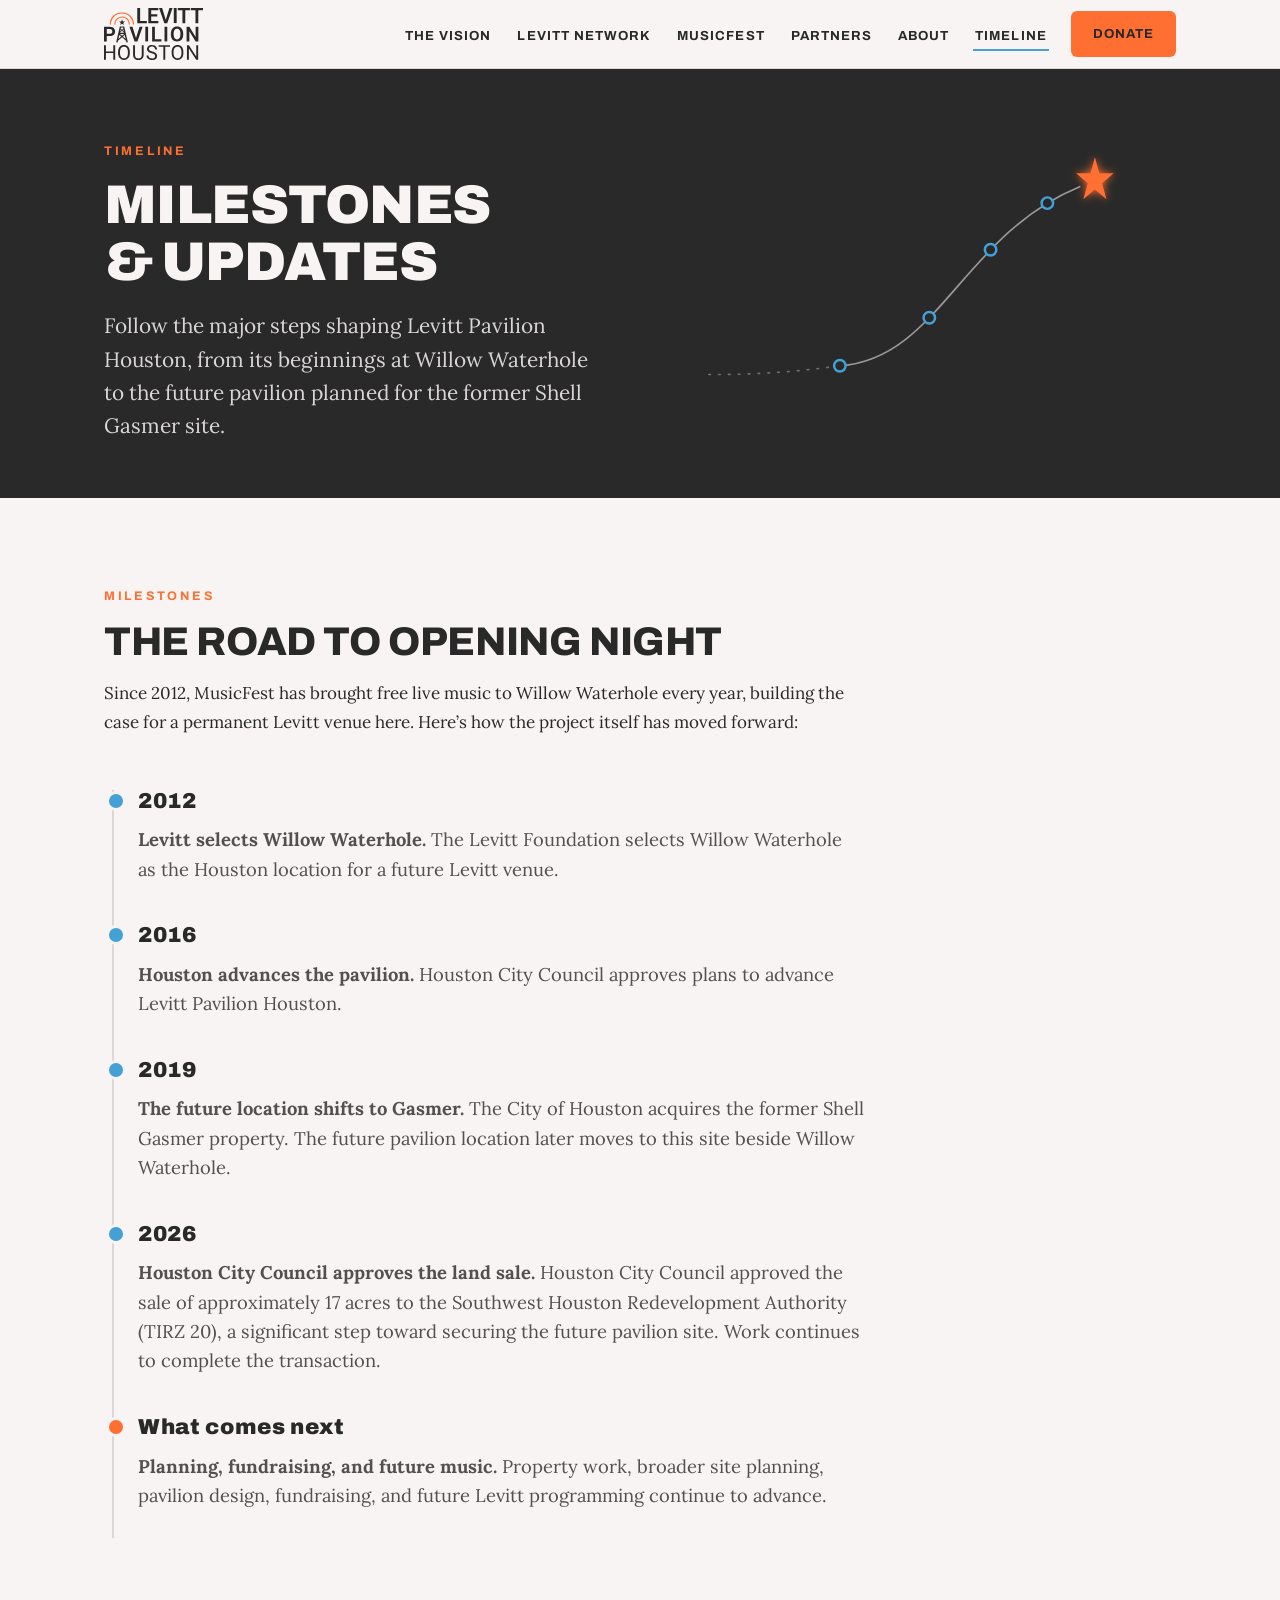
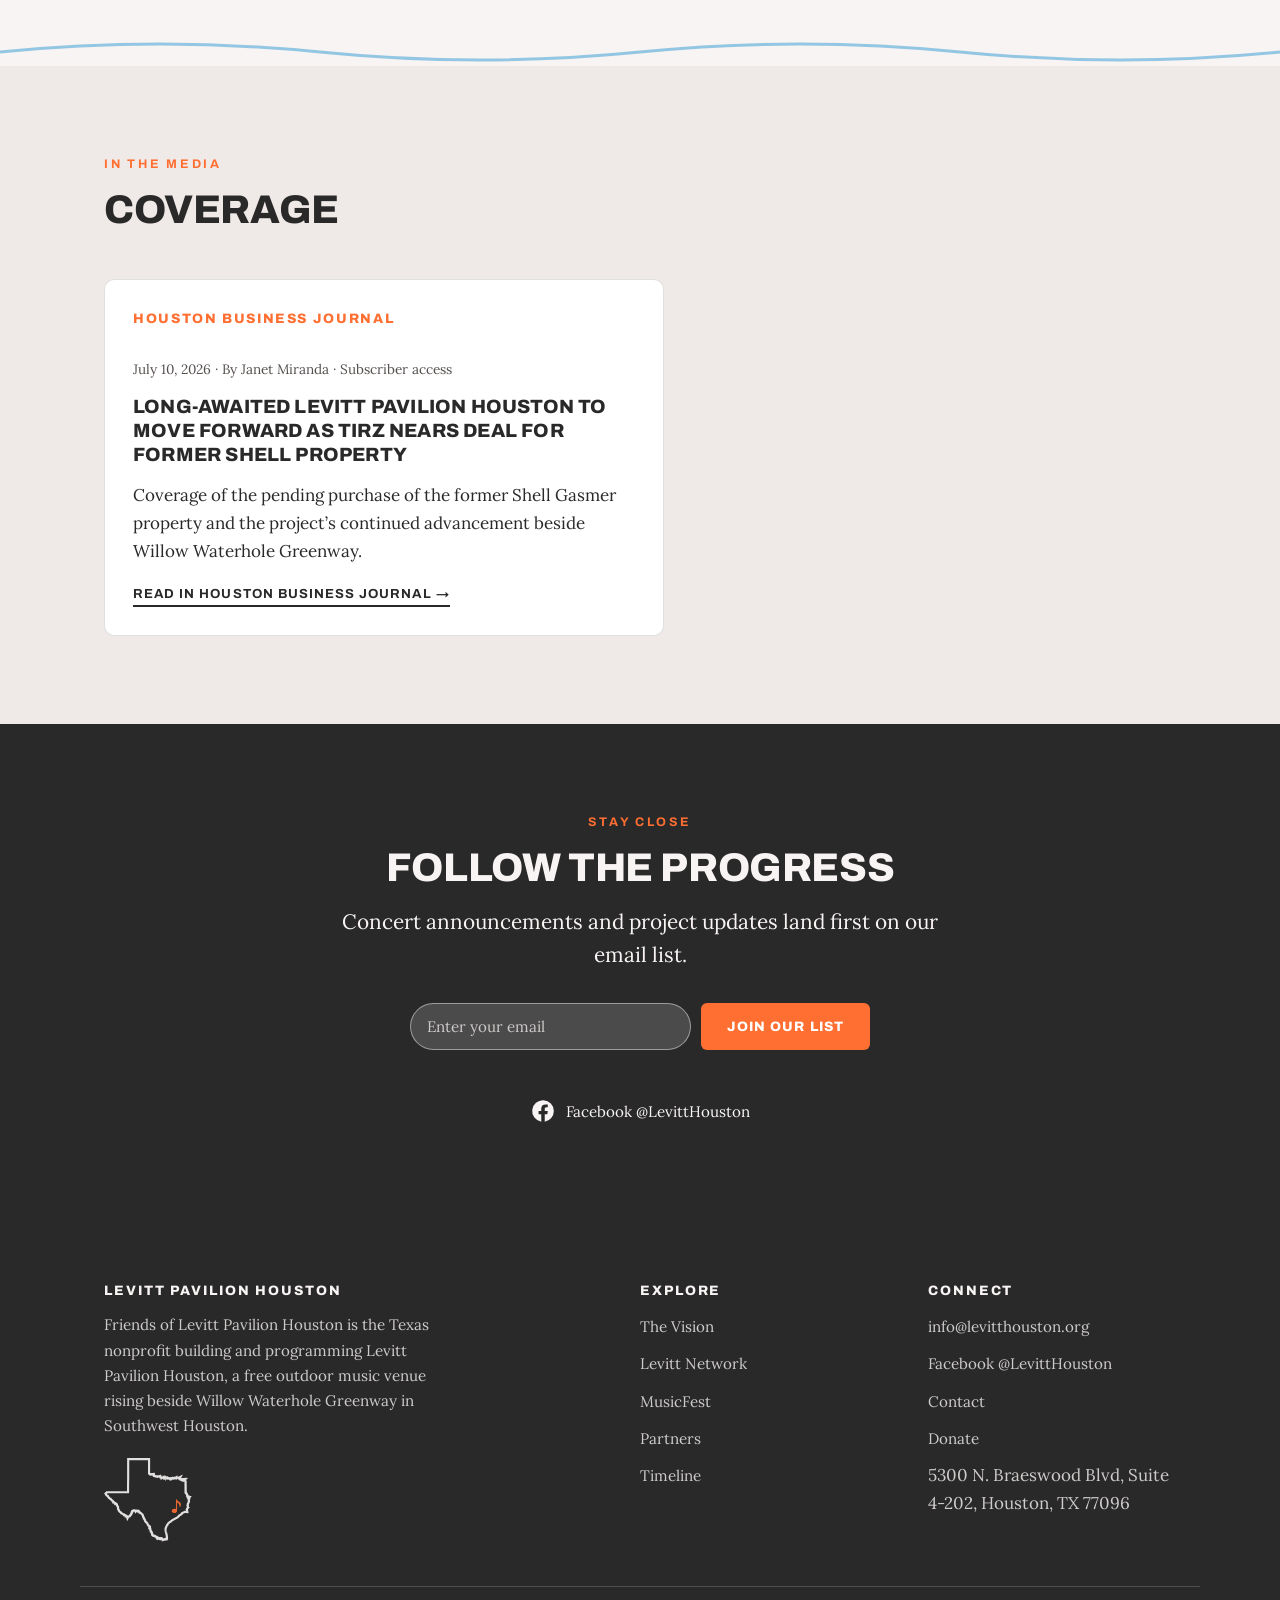
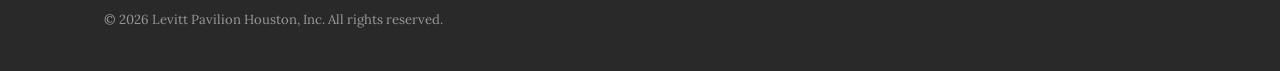
<file: timeline.html>
<!DOCTYPE html>
<html lang="en">
<head>
<meta charset="UTF-8">
<meta name="viewport" content="width=device-width, initial-scale=1.0">
<title>Timeline | Levitt Pavilion Houston</title>
<meta name="description" content="Timeline of milestones and updates from Levitt Pavilion Houston, the free outdoor music venue rising beside Willow Waterhole Greenway.">
<link rel="canonical" href="https://www.levitthouston.org/timeline.html">
<meta property="og:title" content="Timeline | Levitt Pavilion Houston">
<meta property="og:description" content="Timeline of milestones and updates from Levitt Pavilion Houston, the free outdoor music venue rising beside Willow Waterhole Greenway.">
<meta property="og:type" content="website">
<link rel="preconnect" href="https://fonts.googleapis.com">
<link rel="preconnect" href="https://fonts.gstatic.com" crossorigin>
<link href="https://fonts.googleapis.com/css2?family=Archivo:wght@500;700;800;900&family=Lora:ital,wght@0,400;0,500;0,700;1,400&display=swap" rel="stylesheet">
<link rel="icon" type="image/png" href="images/favicon.png">
<link rel="stylesheet" href="styles.css">
</head>
<body>

<header class="nav">
  <div class="nav-inner">
    <a class="brand" href="index.html" aria-label="Levitt Pavilion Houston home">
      <img src="images/logo-wordmark.svg" alt="Levitt Pavilion Houston">
    </a>
    <button class="nav-toggle" aria-expanded="false" onclick="const l=document.querySelector('.nav-links');l.classList.toggle('open');this.setAttribute('aria-expanded',l.classList.contains('open'));">Menu</button>
    <ul class="nav-links">
      <li><a href="vision.html">The Vision</a></li>
      <li><a href="network.html">Levitt Network</a></li>
      <li><a href="musicfest.html">MusicFest</a></li>
      <li><a href="partners.html">Partners</a></li>
      <li><a href="about.html">About</a></li>
      <li><a href="timeline.html" aria-current="page">Timeline</a></li>
      <li><a class="btn btn-orange" href="support.html" style="padding:10px 20px;">Donate</a></li>
    </ul>
  </div>
</header>

<section class="page-hero">
  <div class="wrap grid-2" style="align-items:center;">
    <div>
      <span class="eyebrow">Timeline</span>
      <h1>Milestones<br>&amp; Updates</h1>
      <p class="lede">Follow the major steps shaping Levitt Pavilion Houston, from its beginnings at Willow Waterhole to the future pavilion planned for the former Shell Gasmer site.</p>
    </div>
    <div class="timeline-hero-graphic" aria-hidden="true">
      <svg viewBox="0 0 560 360" xmlns="http://www.w3.org/2000/svg" style="width:100%;height:auto;max-width:460px;display:block;margin:0 auto;">
        <rect x="0" y="0" width="560" height="360" rx="16" fill="#292929"/>
        <path d="M20.4 280.6 Q 100.2 281.3 180 270" fill="none" stroke="rgba(248,244,243,0.35)" stroke-width="2" stroke-linecap="round" stroke-dasharray="2 10"/>
        <path d="M180 270 C 300 262, 330 110, 472 52" fill="none" stroke="rgba(248,244,243,0.55)" stroke-width="2" stroke-linecap="round"/>
        <circle cx="180" cy="270" r="7" fill="#292929" stroke="#43A1D5" stroke-width="3"/>
        <circle cx="288.9" cy="211.6" r="7" fill="#292929" stroke="#43A1D5" stroke-width="3"/>
        <circle cx="363.5" cy="128.8" r="7" fill="#292929" stroke="#43A1D5" stroke-width="3"/>
        <circle cx="432.6" cy="72.0" r="7" fill="#292929" stroke="#43A1D5" stroke-width="3"/>
        <g filter="url(#starGlow)">
          <path d="M 490.5 16.1 L 495.9 35.7 L 513.3 35.7 L 499.2 47.8 L 504.6 67.3 L 490.5 55.3 L 476.4 67.3 L 481.8 47.8 L 467.7 35.7 L 485.1 35.7 Z" fill="#FF6F32"/>
        </g>
        <defs>
          <filter id="starGlow" x="-60%" y="-60%" width="220%" height="220%">
            <feGaussianBlur stdDeviation="5" result="blur"/>
            <feMerge>
              <feMergeNode in="blur"/>
              <feMergeNode in="SourceGraphic"/>
            </feMerge>
          </filter>
        </defs>
      </svg>
    </div>
  </div>
</section>

<style>@media (max-width: 720px) { .timeline-hero-graphic { display: none; } }</style>


<section>
  <div class="wrap">
    <span class="eyebrow">Milestones</span>
    <h2>The road to opening night</h2>
    <p class="mt-1" style="max-width:760px;">Since 2012, MusicFest has brought free live music to Willow Waterhole every year, building the case for a permanent Levitt venue here. Here&rsquo;s how the project itself has moved forward:</p>
    <ul class="timeline mt-3" style="max-width:760px;">
      <li>
        <span class="t-year">2012</span>
        <span class="t-body"><strong>Levitt selects Willow Waterhole.</strong> The Levitt Foundation selects Willow Waterhole as the Houston location for a future Levitt venue.</span>
      </li>
      <li>
        <span class="t-year">2016</span>
        <span class="t-body"><strong>Houston advances the pavilion.</strong> Houston City Council approves plans to advance Levitt Pavilion Houston.</span>
      </li>
      <li>
        <span class="t-year">2019</span>
        <span class="t-body"><strong>The future location shifts to Gasmer.</strong> The City of Houston acquires the former Shell Gasmer property. The future pavilion location later moves to this site beside Willow Waterhole.</span>
      </li>
      <li>
        <span class="t-year">2026</span>
        <span class="t-body"><strong>Houston City Council approves the land sale.</strong> Houston City Council approved the sale of approximately 17 acres to the Southwest Houston Redevelopment Authority (TIRZ 20), a significant step toward securing the future pavilion site. Work continues to complete the transaction.</span>
      </li>
      <li class="future">
        <span class="t-year">What comes next</span>
        <span class="t-body"><strong>Planning, fundraising, and future music.</strong> Property work, broader site planning, pavilion design, fundraising, and future Levitt programming continue to advance.</span>
      </li>
    </ul>
  </div>
</section>

<svg class="wave-divider" viewBox="0 0 1200 34" preserveAspectRatio="none" aria-hidden="true">
  <path d="M0 20 Q150 4 300 20 T600 20 T900 20 T1200 20"/>
</svg>

<section class="section-tint">
  <div class="wrap">
    <span class="eyebrow">In the media</span>
    <h2>Coverage</h2>
    <div class="mt-3" style="max-width:560px;">
      <article class="media-card">
        <p class="pub">Houston Business Journal</p>
        <p class="meta">July 10, 2026 &middot; By Janet Miranda &middot; Subscriber access</p>
        <h3>Long-awaited Levitt Pavilion Houston to move forward as TIRZ nears deal for former Shell property</h3>
        <p>Coverage of the pending purchase of the former Shell Gasmer property and the project&rsquo;s continued advancement beside Willow Waterhole Greenway.</p>
        <a class="read-link" href="https://www.bizjournals.com/houston/news/2026/07/10/levitt-pavilion-concert-venue-tirz-shell-site-deal.html" target="_blank" rel="noopener">Read in Houston Business Journal &rarr;</a>
      </article>
    </div>
  </div>
</section>

<section class="section-dark">
  <div class="wrap narrow-center center">
    <span class="eyebrow">Stay close</span>
    <h2>Follow the progress</h2>
    <p class="lede mt-1">Concert announcements and project updates land first on our email&nbsp;list.</p>
    <div class="mt-2" style="text-align:center;">
      <!-- TODO: replace form action with a real endpoint. Fastest path: create a free Formspree.io form (formspree.io/f/NEW), swap the action URL below. Better long-term if the org already uses Mailchimp/Constant Contact for donor email: replace this whole form with that platform's embed code so signups land in the same list as other supporters. -->
      <form class="email-capture" action="https://formspree.io/f/YOUR_FORM_ID" method="POST">
        <label for="email-up" class="sr-only">Email address</label>
        <input type="email" id="email-up" name="email" placeholder="Enter your email" required>
        <button type="submit" class="btn btn-orange">Join Our List</button>
      </form>
      <p class="mt-3"><a class="social-icon-link" href="https://www.facebook.com/LevittHouston" aria-label="Levitt Pavilion Houston on Facebook"><svg viewBox="0 0 24 24" fill="currentColor" aria-hidden="true"><path d="M22 12a10 10 0 1 0-11.6 9.9v-7H7.9V12h2.5V9.8c0-2.5 1.5-3.9 3.8-3.9 1.1 0 2.2.2 2.2.2v2.4h-1.2c-1.2 0-1.6.8-1.6 1.6V12h2.8l-.4 2.9h-2.4v7A10 10 0 0 0 22 12z"/></svg><span>Facebook @LevittHouston</span></a></p>
    </div>
  </div>
</section>


<footer>
  <div class="wrap footer-grid">
    <div>
      <h4>Levitt Pavilion Houston</h4>
      <p style="font-size:0.95rem; max-width:340px;">Friends of Levitt Pavilion Houston is the Texas nonprofit building and programming Levitt Pavilion Houston, a free outdoor music venue rising beside Willow Waterhole Greenway in Southwest Houston.</p>
      <img class="footer-texas" src="images/texas-dark.svg" alt="Texas outline with a music note marking Houston">
    </div>
    <div>
      <h4>Explore</h4>
      <ul>
        <li><a href="vision.html">The Vision</a></li>
        <li><a href="network.html">Levitt Network</a></li>
        <li><a href="musicfest.html">MusicFest</a></li>
        <li><a href="partners.html">Partners</a></li>
        <li><a href="timeline.html">Timeline</a></li>
      </ul>
    </div>
    <div>
      <h4>Connect</h4>
      <ul>
        <li><a href="mailto:info@levitthouston.org">info@levitthouston.org</a></li>
        <li><a href="https://www.facebook.com/LevittHouston">Facebook @LevittHouston</a></li>
        <li><a href="contact.html">Contact</a></li>
        <li><a href="support.html">Donate</a></li>
        <li>5300 N. Braeswood Blvd, Suite 4-202, Houston, TX 77096</li>
      </ul>
    </div>
  </div>
  <div class="wrap footer-legal">&copy; 2026 Levitt Pavilion Houston, Inc. All rights reserved.</div>
</footer>

</body>
</html>
</file>
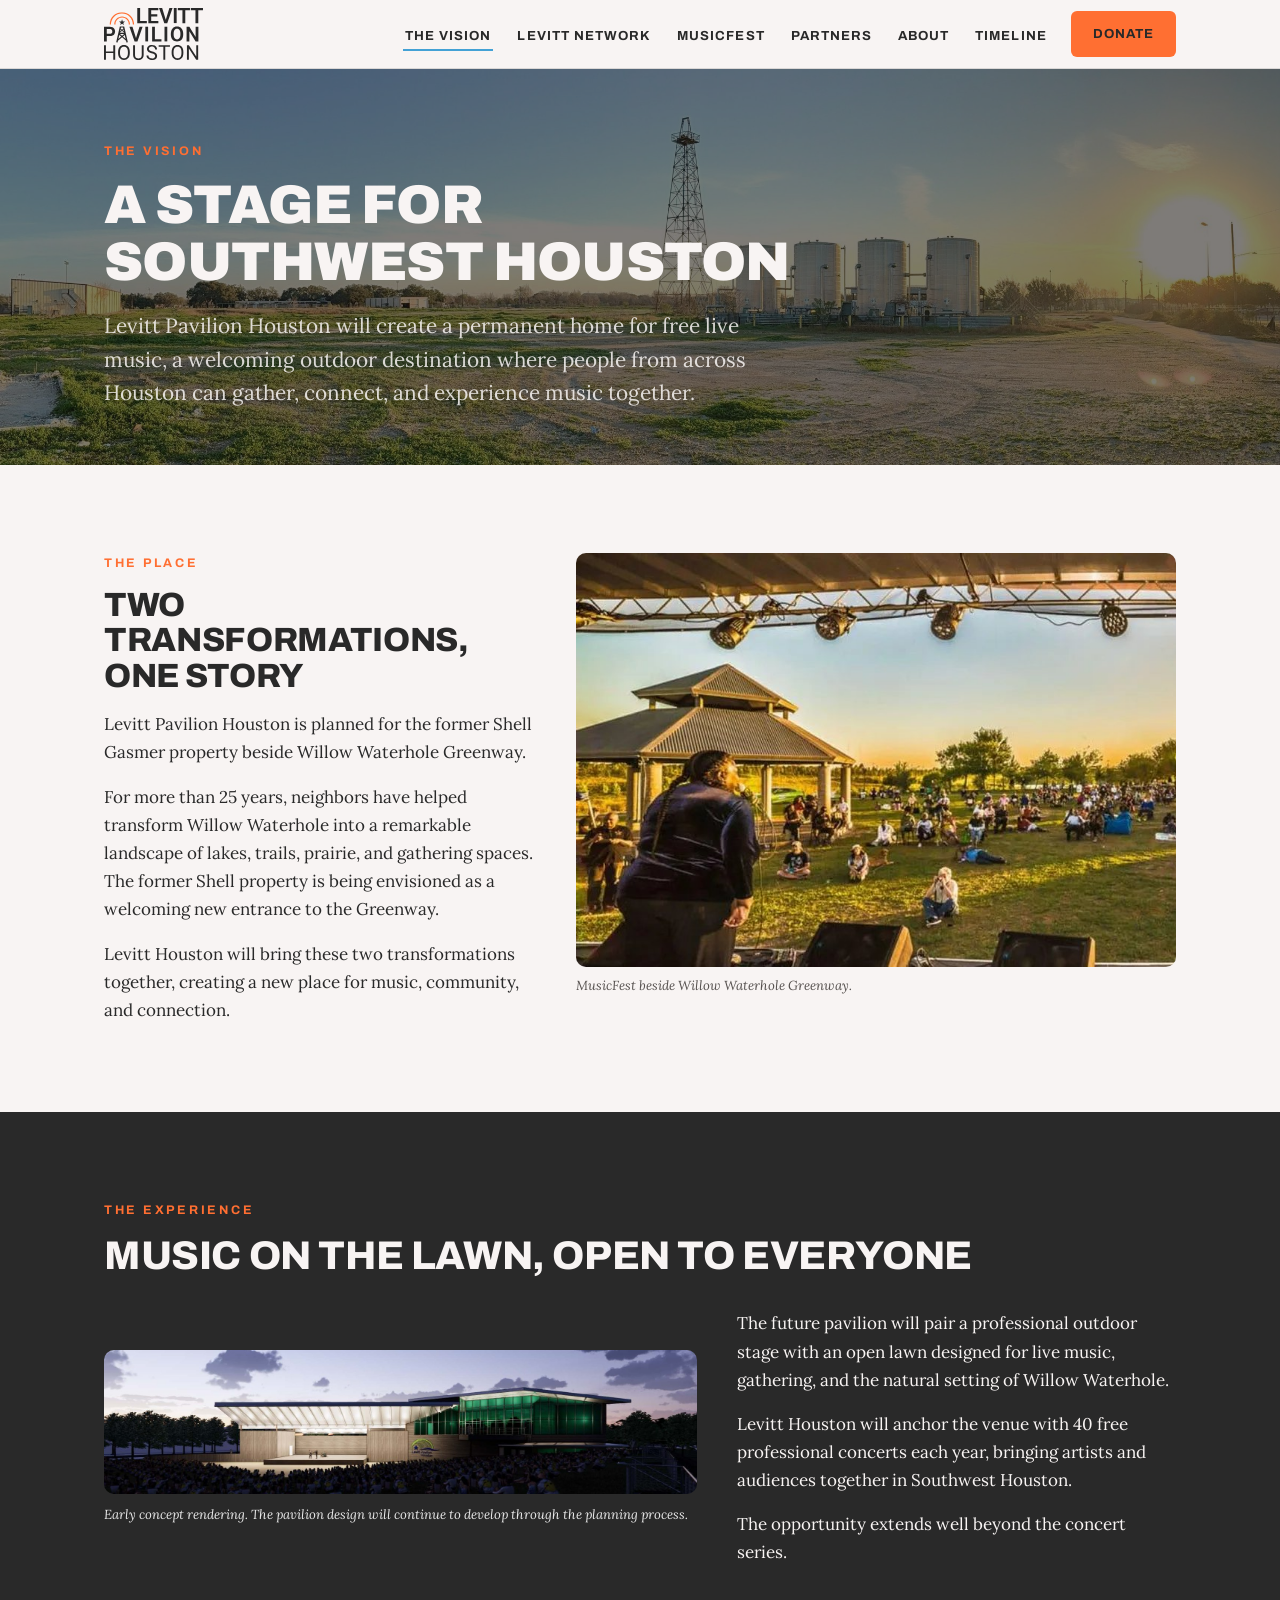
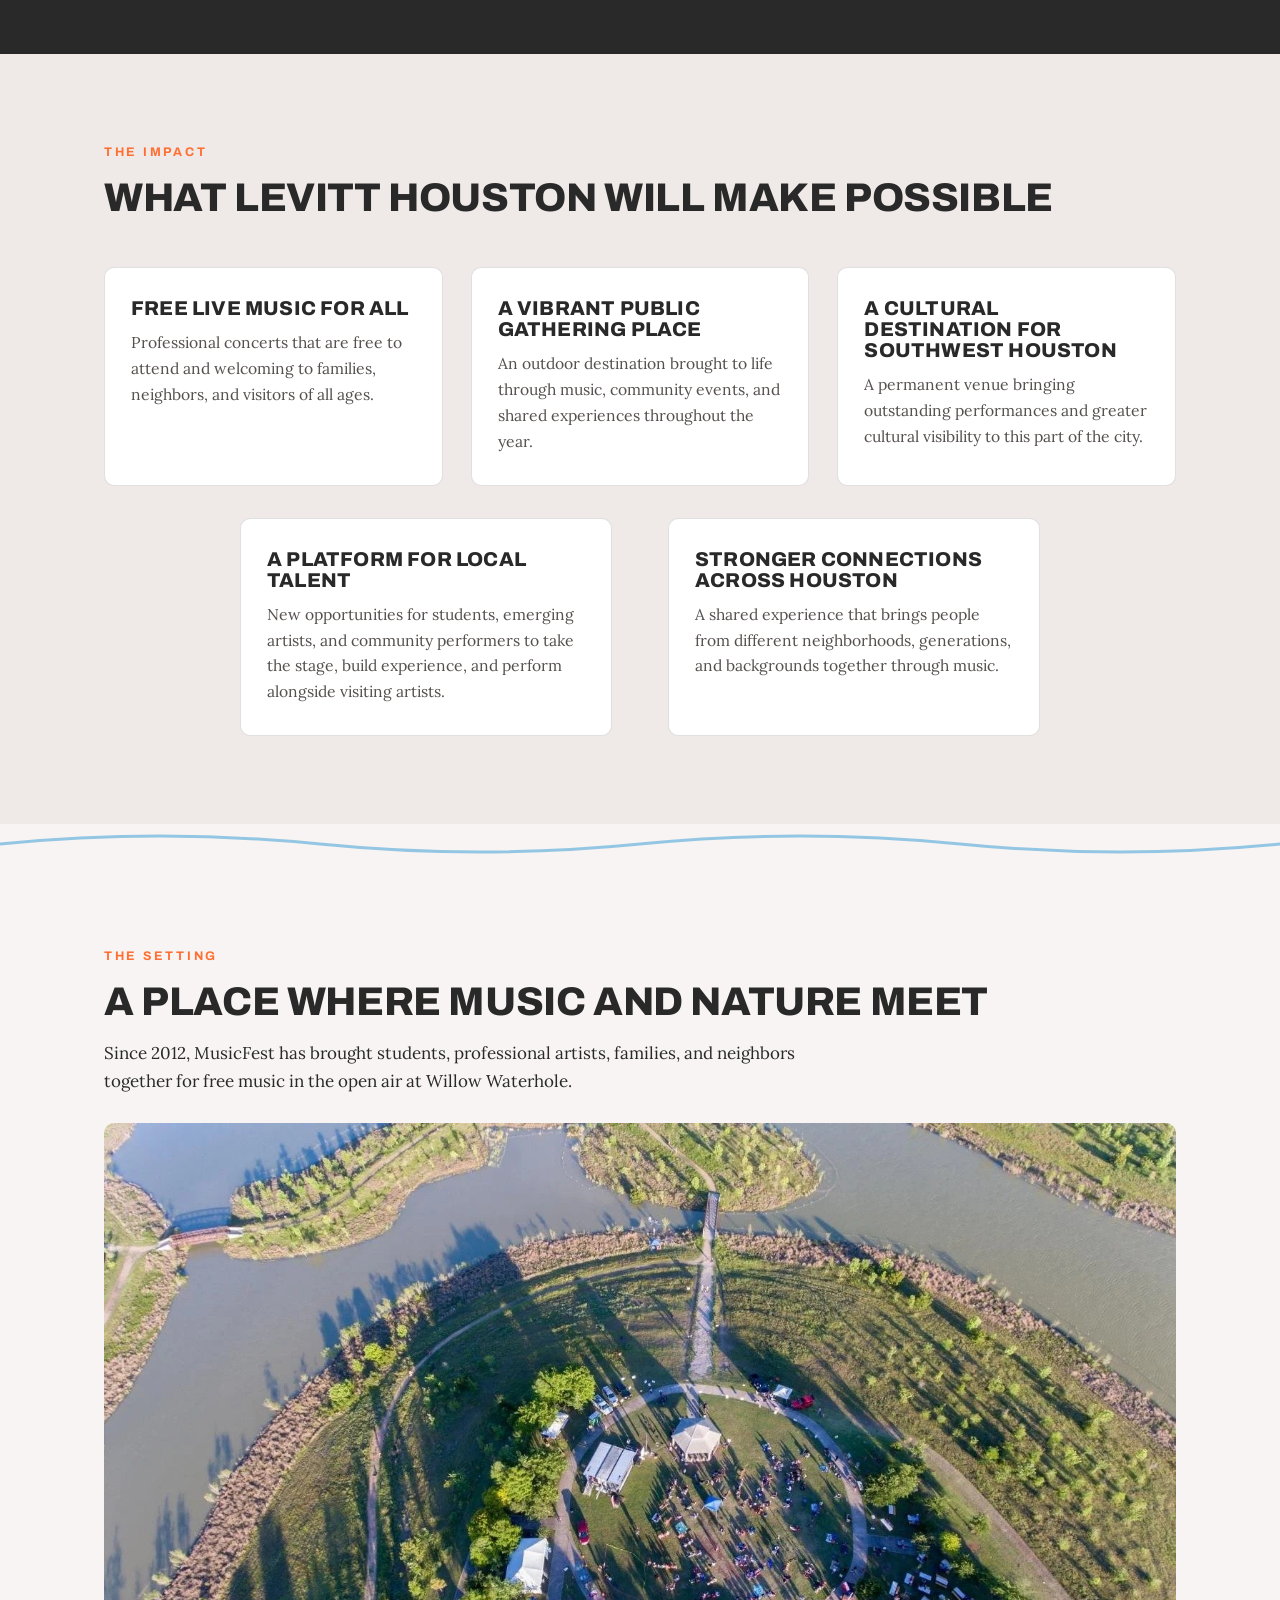
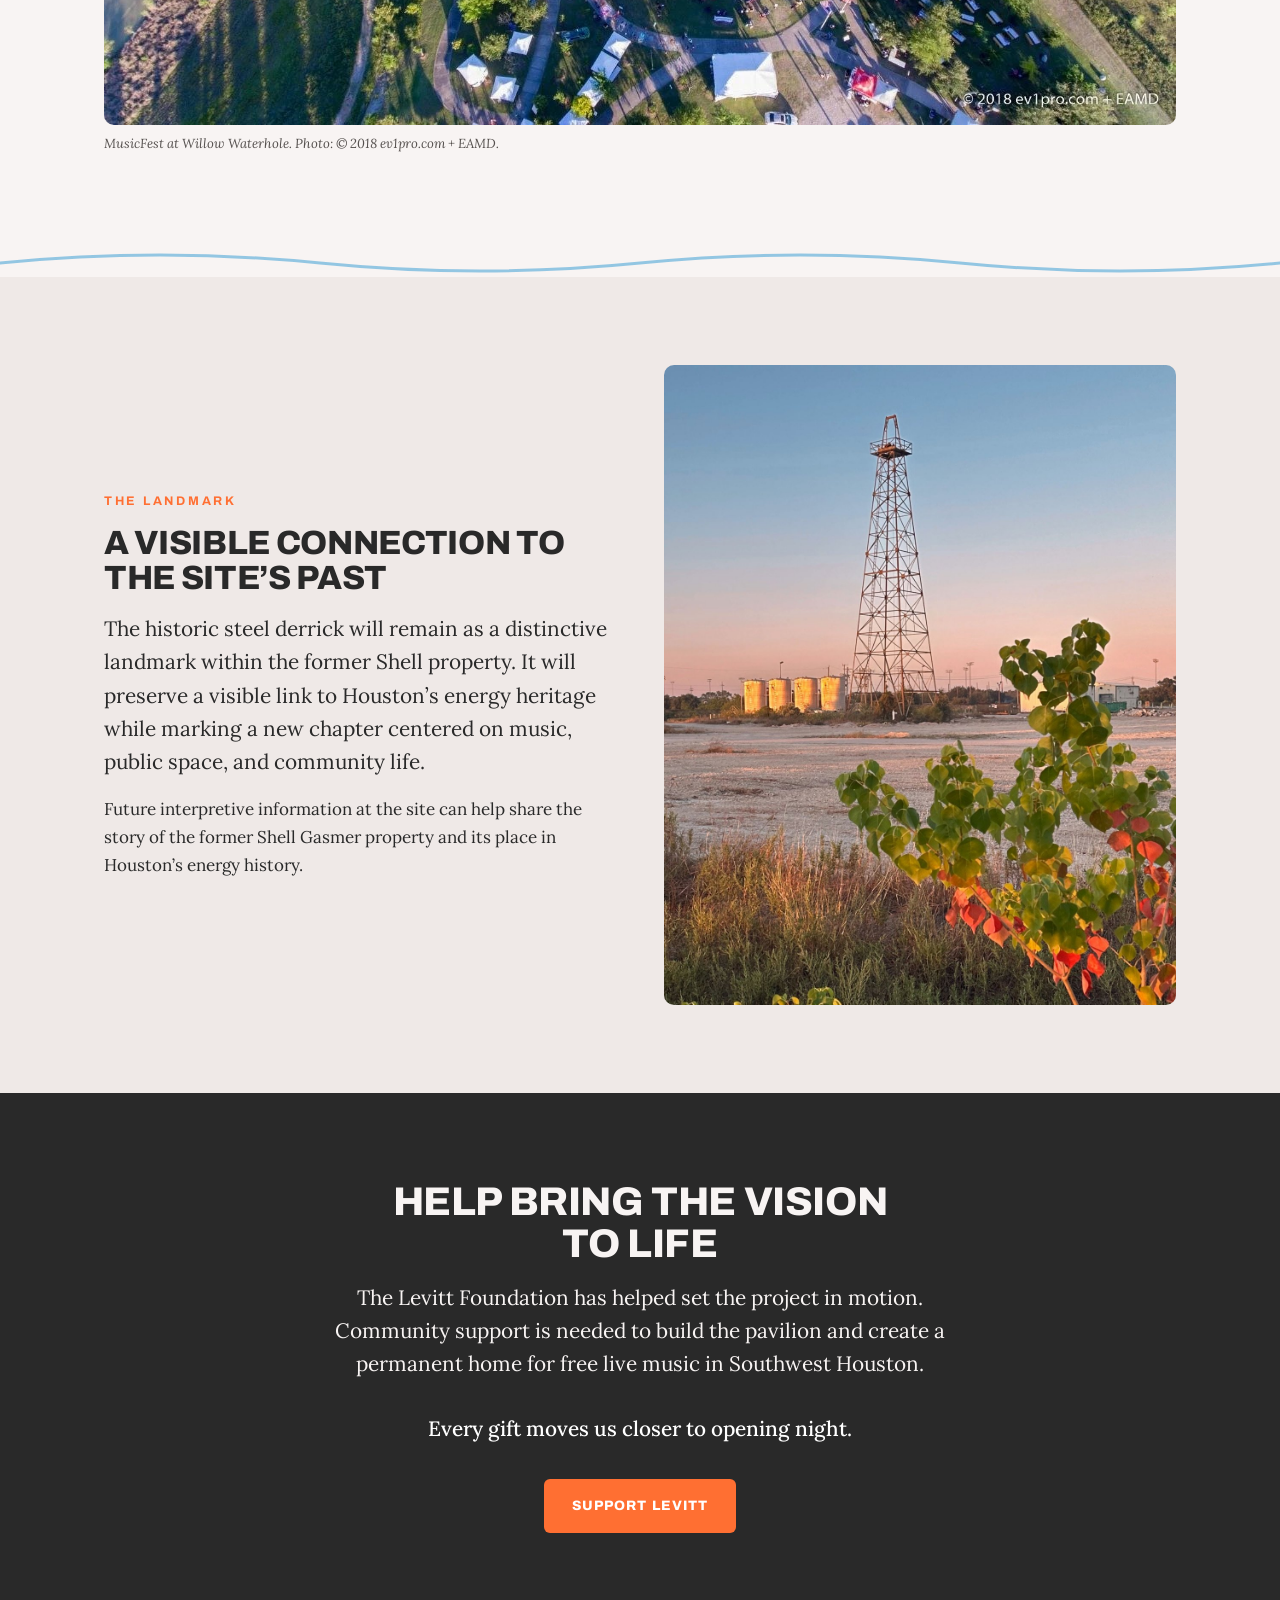
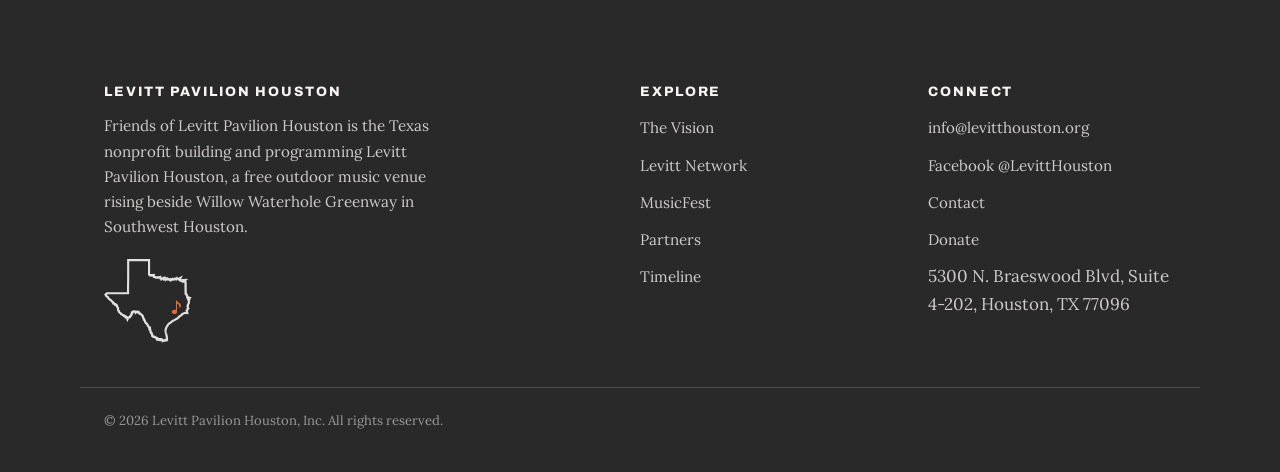
<file: vision.html>
<!DOCTYPE html>
<html lang="en">
<head>
<meta charset="UTF-8">
<meta name="viewport" content="width=device-width, initial-scale=1.0">
<title>The Vision | Levitt Pavilion Houston</title>
<meta name="description" content="The Levitt Pavilion will transform the former Shell Gasmer site beside Willow Waterhole Greenway into a home for free live music in Southwest Houston.">
<link rel="canonical" href="https://www.levitthouston.org/vision.html">
<meta property="og:title" content="The Vision | Levitt Pavilion Houston">
<meta property="og:description" content="The Levitt Pavilion will transform the former Shell Gasmer site beside Willow Waterhole Greenway into a home for free live music in Southwest Houston.">
<meta property="og:type" content="website">
<link rel="preconnect" href="https://fonts.googleapis.com">
<link rel="preconnect" href="https://fonts.gstatic.com" crossorigin>
<link href="https://fonts.googleapis.com/css2?family=Archivo:wght@500;700;800;900&family=Lora:ital,wght@0,400;0,500;0,700;1,400&display=swap" rel="stylesheet">
<link rel="icon" type="image/png" href="images/favicon.png">
<link rel="stylesheet" href="styles.css">
</head>
<body>

<header class="nav">
  <div class="nav-inner">
    <a class="brand" href="index.html" aria-label="Levitt Pavilion Houston home">
      <img src="images/logo-wordmark.svg" alt="Levitt Pavilion Houston">
    </a>
    <button class="nav-toggle" aria-expanded="false" onclick="const l=document.querySelector('.nav-links');l.classList.toggle('open');this.setAttribute('aria-expanded',l.classList.contains('open'));">Menu</button>
    <ul class="nav-links">
      <li><a href="vision.html" aria-current="page">The Vision</a></li>
      <li><a href="network.html">Levitt Network</a></li>
      <li><a href="musicfest.html">MusicFest</a></li>
      <li><a href="partners.html">Partners</a></li>
      <li><a href="about.html">About</a></li>
      <li><a href="timeline.html">Timeline</a></li>
      <li><a class="btn btn-orange" href="support.html" style="padding:10px 20px;">Donate</a></li>
    </ul>
  </div>
</header>

<section class="page-hero" style="background-image:url('images/site-gasmer-panorama.jpg');background-size:cover;background-position:center 40%;">
  <div style="position:absolute;inset:0;background:rgba(20,15,10,0.55);"></div>
  <div class="wrap" style="position:relative;z-index:1;">
    <span class="eyebrow">The Vision</span>
    <h1>A stage for<br>Southwest Houston</h1>
    <p class="lede">Levitt Pavilion Houston will create a permanent home for free live music, a welcoming outdoor destination where people from across Houston can gather, connect, and experience music together.</p>
  </div>
</section>


<section>
  <div class="wrap place-grid">
    <div>
      <span class="eyebrow">The place</span>
      <h2>Two transformations, one story</h2>
      <p class="mt-1">Levitt Pavilion Houston is planned for the former Shell Gasmer property beside Willow Waterhole Greenway.</p>
      <p>For more than 25 years, neighbors have helped transform Willow Waterhole into a remarkable landscape of lakes, trails, prairie, and gathering spaces. The former Shell property is being envisioned as a welcoming new entrance to the Greenway.</p>
      <p>Levitt Houston will bring these two transformations together, creating a new place for music, community, and connection.</p>
    </div>
    <div>
      <img src="images/mf-gazebo-sunset.jpg" alt="A performer on stage at MusicFest with the crowd gathered on the lawn at Willow Waterhole Greenway at sunset" loading="lazy">
      <p class="photo-caption">MusicFest beside Willow Waterhole Greenway.</p>
    </div>
  </div>
</section>

<section class="section-dark">
  <div class="wrap">
    <span class="eyebrow">The experience</span>
    <h2>Music on the lawn, open to everyone</h2>
    <div class="grid-2 mt-2 experience-grid">
      <div>
        <img src="images/rendering-houston-wide.jpg" alt="Early concept rendering of Levitt Pavilion Houston showing the open stage, lawn seating, and a full audience at dusk" loading="lazy" style="width:100%;height:auto;border-radius:var(--radius);">
        <p style="margin-top:0.6rem;font-size:0.82rem;font-style:italic;color:#ffffff;opacity:0.9;">Early concept rendering. The pavilion design will continue to develop through the planning process.</p>
      </div>
      <div>
        <p>The future pavilion will pair a professional outdoor stage with an open lawn designed for live music, gathering, and the natural setting of Willow Waterhole.</p>
        <p class="mt-1">Levitt Houston will anchor the venue with 40 free professional concerts each year, bringing artists and audiences together in Southwest Houston.</p>
        <p class="mt-1">The opportunity extends well beyond the concert series.</p>
      </div>
    </div>
  </div>
</section>

<section class="section-tint">
  <div class="wrap">
    <span class="eyebrow">The impact</span>
    <h2>What Levitt Houston will make possible</h2>
    <div class="grid-3 mt-3" style="align-items:stretch;">
      <div class="card" style="display:flex;flex-direction:column;">
        <h3>Free live music for all</h3>
        <p>Professional concerts that are free to attend and welcoming to families, neighbors, and visitors of all ages.</p>
      </div>
      <div class="card" style="display:flex;flex-direction:column;">
        <h3>A vibrant public gathering place</h3>
        <p>An outdoor destination brought to life through music, community events, and shared experiences throughout the year.</p>
      </div>
      <div class="card" style="display:flex;flex-direction:column;">
        <h3>A cultural destination for Southwest Houston</h3>
        <p>A permanent venue bringing outstanding performances and greater cultural visibility to this part of the city.</p>
      </div>
    </div>
    <div class="grid-2 mt-2" style="max-width:800px;margin-left:auto;margin-right:auto;align-items:stretch;">
      <div class="card" style="display:flex;flex-direction:column;">
        <h3>A platform for local talent</h3>
        <p>New opportunities for students, emerging artists, and community performers to take the stage, build experience, and perform alongside visiting artists.</p>
      </div>
      <div class="card" style="display:flex;flex-direction:column;">
        <h3>Stronger connections across Houston</h3>
        <p>A shared experience that brings people from different neighborhoods, generations, and backgrounds together through music.</p>
      </div>
    </div>
  </div>
</section>

<svg class="wave-divider" viewBox="0 0 1200 34" preserveAspectRatio="none" aria-hidden="true">
  <path d="M0 20 Q150 4 300 20 T600 20 T900 20 T1200 20"/>
</svg>
<section>
  <div class="wrap">
    <span class="eyebrow">The setting</span>
    <h2>A place where music and nature meet</h2>
    <p class="mt-1" style="max-width:760px;">Since 2012, MusicFest has brought students, professional artists, families, and neighbors together for free music in the open air at Willow Waterhole.</p>
    <img src="images/mf-aerial-2018.jpg" alt="Aerial view of MusicFest at Willow Waterhole Greenway, showing the gazebo, crowd, tents, and surrounding lakes" loading="lazy" style="width:100%;border-radius:var(--radius);margin:1.75rem 0 0.5rem;">
    <p class="photo-caption">MusicFest at Willow Waterhole. Photo: &copy; 2018 ev1pro.com + EAMD.</p>
  </div>
</section>

<svg class="wave-divider" viewBox="0 0 1200 34" preserveAspectRatio="none" aria-hidden="true">
  <path d="M0 20 Q150 4 300 20 T600 20 T900 20 T1200 20"/>
</svg>

<section class="section-tint">
  <div class="wrap">
    <div class="derrick-split">
      <div>
        <span class="eyebrow">The landmark</span>
        <h2>A visible connection to the site&rsquo;s past</h2>
        <p class="lede mt-1">The historic steel derrick will remain as a distinctive landmark within the former Shell property. It will preserve a visible link to Houston&rsquo;s energy heritage while marking a new chapter centered on music, public space, and community life.</p>
        <p class="mt-1">Future interpretive information at the site can help share the story of the former Shell Gasmer property and its place in Houston&rsquo;s energy history.</p>
      </div>
      <div>
        <img class="derrick-portrait" src="images/site-derrick-foliage.jpg" alt="The historic steel derrick at the former Shell Gasmer property, seen through foreground foliage at sunset" loading="lazy">
      </div>
    </div>
  </div>
</section>

<section class="section-dark center">
  <div class="wrap narrow-center" style="max-width:760px;">
    <h2>Help bring the vision<br>to life</h2>
    <p class="lede mt-1" style="max-width:640px;margin-left:auto;margin-right:auto;">The Levitt Foundation has helped set the project in motion. Community support is needed to build the pavilion and create a permanent home for free live music in Southwest Houston.</p>
    <p class="mt-2" style="font-size:1.3rem;font-weight:500;color:#ffffff;">Every gift moves us closer to opening night.</p>
    <div class="btn-row mt-2" style="justify-content:center;">
      <a class="btn btn-orange" href="support.html">Support Levitt</a>
    </div>
  </div>
</section>


<footer>
  <div class="wrap footer-grid">
    <div>
      <h4>Levitt Pavilion Houston</h4>
      <p style="font-size:0.95rem; max-width:340px;">Friends of Levitt Pavilion Houston is the Texas nonprofit building and programming Levitt Pavilion Houston, a free outdoor music venue rising beside Willow Waterhole Greenway in Southwest Houston.</p>
      <img class="footer-texas" src="images/texas-dark.svg" alt="Texas outline with a music note marking Houston">
    </div>
    <div>
      <h4>Explore</h4>
      <ul>
        <li><a href="vision.html">The Vision</a></li>
        <li><a href="network.html">Levitt Network</a></li>
        <li><a href="musicfest.html">MusicFest</a></li>
        <li><a href="partners.html">Partners</a></li>
        <li><a href="timeline.html">Timeline</a></li>
      </ul>
    </div>
    <div>
      <h4>Connect</h4>
      <ul>
        <li><a href="mailto:info@levitthouston.org">info@levitthouston.org</a></li>
        <li><a href="https://www.facebook.com/LevittHouston">Facebook @LevittHouston</a></li>
        <li><a href="contact.html">Contact</a></li>
        <li><a href="support.html">Donate</a></li>
        <li>5300 N. Braeswood Blvd, Suite 4-202, Houston, TX 77096</li>
      </ul>
    </div>
  </div>
  <div class="wrap footer-legal">&copy; 2026 Levitt Pavilion Houston, Inc. All rights reserved.</div>
</footer>

</body>
</html>
</file>
<file: styles.css>
/* ============================================================
   Levitt Pavilion Houston — Design System
   Palette pulled from LPH logo v2:
   Charcoal #292929 | Cream #F8F4F3 | Derrick Orange #FF6F32 | Bayou Blue #43A1D5
   Type: Archivo (display, echoes wordmark) + Lora (narrative warmth)
   ============================================================ */

:root {
  --charcoal: #292929;
  --charcoal-deep: #1C1C1C;
  --cream: #F8F4F3;
  --cream-dim: #EFE9E7;
  --orange: #FF6F32;
  --orange-deep: #E85A1F;
  --blue: #43A1D5;
  --ink-soft: #55504E;
  --line: rgba(41,41,41,0.14);
  --line-light: rgba(248,244,243,0.18);
  --max: 1120px;
  --radius: 10px;
  --display: "Archivo", "Helvetica Neue", Arial, sans-serif;
  --body: "Lora", Georgia, serif;
}

* { margin: 0; padding: 0; box-sizing: border-box; }
html { scroll-behavior: smooth; }
body {
  font-family: var(--body);
  color: var(--charcoal);
  background: var(--cream);
  line-height: 1.65;
  font-size: 17px;
}

img { max-width: 100%; display: block; }
a { color: inherit; }

/* ---------- Type ---------- */
h1, h2, h3, h4, .disp {
  font-family: var(--display);
  line-height: 1.05;
  letter-spacing: -0.01em;
  font-weight: 800;
  text-transform: uppercase;
}
h1 { font-size: clamp(2.1rem, 4.4vw, 3.5rem); font-weight: 900; }
h2 { font-size: clamp(1.8rem, 3.2vw, 2.5rem); }
h3 { font-size: 1.25rem; letter-spacing: 0.01em; }
p + p { margin-top: 1em; }

.eyebrow {
  font-family: var(--display);
  font-size: 0.78rem;
  font-weight: 700;
  letter-spacing: 0.22em;
  text-transform: uppercase;
  color: var(--orange);
  display: block;
  margin-bottom: 0.9rem;
}
.on-dark .eyebrow { color: var(--orange); }

.lede {
  font-size: clamp(1.1rem, 1.8vw, 1.3rem);
  line-height: 1.6;
}

/* ---------- Layout ---------- */
.wrap { max-width: var(--max); margin: 0 auto; padding: 0 24px; }
section { padding: 88px 0; }
.section-dark { background: var(--charcoal); color: var(--cream); }
.section-dark h1, .section-dark h2, .section-dark h3 { color: var(--cream); }
.section-tint { background: var(--cream-dim); }

.grid-2 { display: grid; grid-template-columns: 1fr 1fr; gap: 56px; align-items: center; }
.founding-grid { grid-template-columns: 1.3fr 0.7fr; gap: 32px; }
.grid-3 { display: grid; grid-template-columns: repeat(3, 1fr); gap: 28px; }
.grid-4 { display: grid; grid-template-columns: repeat(4, 1fr); gap: 24px; }

.place-grid { display: grid; grid-template-columns: 0.85fr 1.15fr; gap: 28px; }
.place-grid img { width: 100%; aspect-ratio: 1.45 / 1; object-fit: cover; object-position: left center; border-radius: var(--radius); }
.experience-grid { display: grid; grid-template-columns: 1.15fr 0.85fr; align-items: center; gap: 40px; }
@media (max-width: 900px) {
  .grid-2, .grid-3, .grid-4, .place-grid, .experience-grid { grid-template-columns: 1fr; }
  section { padding: 64px 0; }
}
@media (min-width: 901px) and (max-width: 1080px) {
  .grid-4 { grid-template-columns: repeat(2, 1fr); }
}

/* ---------- Nav ---------- */
.nav {
  position: sticky; top: 0; z-index: 50;
  background: var(--cream);
  border-bottom: 1px solid var(--line);
}
.nav-inner {
  max-width: var(--max); margin: 0 auto; padding: 8px 24px;
  display: flex; align-items: center; justify-content: space-between; gap: 16px;
}
.brand { display: flex; align-items: center; gap: 12px; text-decoration: none; }
.brand img { height: 52px; width: auto; }
@media (max-width: 600px) { .brand img { height: 44px; } }
.nav-links { display: flex; align-items: center; gap: 22px; list-style: none; }
.nav-links a {
  font-family: var(--display); font-size: 0.82rem; font-weight: 700;
  letter-spacing: 0.08em; text-transform: uppercase; text-decoration: none;
  color: var(--charcoal); padding: 6px 2px; border-bottom: 2px solid transparent;
}
.nav-links a:hover, .nav-links a[aria-current="page"] { border-bottom-color: var(--orange); }
.nav-toggle { display: none; background: none; border: 1px solid var(--line); border-radius: 6px; padding: 8px 10px; font-family: var(--display); font-weight: 700; font-size: 0.8rem; letter-spacing: 0.08em; text-transform: uppercase; cursor: pointer; color: var(--charcoal); }

@media (max-width: 980px) {
  .nav-toggle { display: block; }
  .nav-links {
    display: none; position: absolute; top: 100%; left: 0; right: 0;
    background: var(--cream); border-bottom: 1px solid var(--line);
    flex-direction: column; align-items: flex-start; padding: 18px 24px; gap: 14px;
  }
  .nav-links.open { display: flex; }
}

/* ---------- Buttons ---------- */
.btn {
  display: inline-block; text-decoration: none; cursor: pointer;
  font-family: var(--display); font-weight: 800; text-transform: uppercase;
  letter-spacing: 0.08em; font-size: 0.85rem;
  padding: 14px 26px; border-radius: 6px; border: 2px solid transparent;
  transition: transform 0.15s ease, background 0.15s ease, color 0.15s ease;
}
.btn:hover { transform: translateY(-2px); }
.btn:focus-visible, a:focus-visible, button:focus-visible { outline: 3px solid var(--blue); outline-offset: 2px; }
.btn-orange { background: var(--orange); color: #fff; }
.btn-orange:hover { background: var(--orange-deep); }
.btn-ghost { border-color: var(--charcoal); color: var(--charcoal); background: transparent; }
.btn-ghost-light { border-color: var(--cream); color: var(--cream); background: transparent; }
.btn-row { display: flex; gap: 14px; flex-wrap: wrap; margin-top: 1.8rem; }

/* ---------- Hero ---------- */
.hero {
  background: var(--charcoal); color: var(--cream);
  position: relative; overflow: hidden;
  min-height: 64vh; display: flex; align-items: center;
  padding: 56px 0;
}
.hero .wrap { position: relative; z-index: 2; width: 100%; }
.hero-kicker { color: var(--blue); }
.hero p.lede { max-width: 620px; margin-top: 1.4rem; color: rgba(248,244,243,0.88); }
.hero-derrick {
  position: absolute; right: 6%; top: 50%; transform: translateY(-50%);
  height: min(61%, 335px); width: auto; pointer-events: none;
}
@media (max-width: 900px) { .hero-derrick { opacity: 0.14; right: -10%; } }
@media (prefers-reduced-motion: reduce) {
  html { scroll-behavior: auto; }
  .btn:hover { transform: none; }
}

/* ---------- Momentum bar ---------- */
.momentum { background: var(--cream); color: var(--charcoal); padding: 0; border-bottom: 1px solid var(--line); }
.momentum-inner {
  max-width: var(--max); margin: 0 auto; padding: 18px 24px;
  display: flex; flex-wrap: wrap; gap: 10px 36px; align-items: center; justify-content: center;
}
.momentum-item { font-family: var(--display); font-weight: 700; font-size: 0.86rem; letter-spacing: 0.06em; text-transform: uppercase; display: flex; align-items: center; gap: 9px; }
.momentum-item::before { content: "●"; font-size: 0.6rem; color: var(--orange); }

/* ---------- Cards ---------- */
.card {
  background: #fff; border: 1px solid var(--line); border-radius: var(--radius);
  padding: 30px 26px;
}
.card h3 { margin-bottom: 0.7rem; }
.card-blue { border-top: 3px solid var(--blue); }
.card p { color: var(--ink-soft); font-size: 0.98rem; }
.section-dark .card { background: rgba(248,244,243,0.05); border-color: var(--line-light); }
.section-dark .card p { color: rgba(248,244,243,0.78); }

.stat { border-left: 4px solid var(--orange); padding-left: 18px; }
.stat .num { font-family: var(--display); font-weight: 900; font-size: 2.4rem; line-height: 1; display: block; }
.stat .lbl { font-size: 0.92rem; color: var(--ink-soft); }
.section-dark .stat .lbl { color: rgba(248,244,243,0.72); }

/* Blue variant: place / partnership / credibility facts.
   Orange stays reserved for campaign dollars and calls to action. */
.stat-blue { border-left-color: var(--blue); }

/* Wave divider: quiet callback to the logo's water base. */
.wave-divider { display: block; width: 100%; height: 34px; margin: 0; }
.wave-divider path { fill: none; stroke: var(--blue); stroke-width: 3; stroke-linecap: round; opacity: 0.55; }

/* ---------- Imagery ---------- */
.photo { border-radius: var(--radius); overflow: hidden; }
.photo img { width: 100%; height: 100%; object-fit: cover; }
.photo-caption { font-size: 0.82rem; color: var(--ink-soft); margin-top: 8px; font-style: italic; }
.section-dark .photo-caption { color: rgba(248,244,243,0.85); }
.placeholder {
  border-radius: var(--radius);
  background: repeating-linear-gradient(45deg, var(--cream-dim), var(--cream-dim) 12px, #E6DFDC 12px, #E6DFDC 24px);
  border: 1px dashed rgba(41,41,41,0.3);
  display: flex; align-items: center; justify-content: center; text-align: center;
  min-height: 260px; padding: 24px;
  font-family: var(--display); font-size: 0.8rem; font-weight: 700;
  letter-spacing: 0.1em; text-transform: uppercase; color: var(--ink-soft);
}

/* ---------- Quote ---------- */
.pullquote {
  border-left: 5px solid var(--blue);
  padding: 6px 0 6px 26px;
  font-size: clamp(1.2rem, 2.2vw, 1.55rem);
  font-style: italic; line-height: 1.5;
}
.pullquote cite { display: block; margin-top: 14px; font-style: normal; font-family: var(--display); font-size: 0.82rem; font-weight: 700; letter-spacing: 0.1em; text-transform: uppercase; color: var(--ink-soft); }
.section-dark .pullquote cite { color: rgba(248,244,243,0.7); }

/* ---------- Timeline ---------- */
.timeline { list-style: none; position: relative; padding-left: 34px; }
.timeline::before { content: ""; position: absolute; left: 8px; top: 6px; bottom: 6px; width: 2px; background: var(--line); }
.timeline li { position: relative; padding-bottom: 34px; }
.timeline li::before {
  content: ""; position: absolute; left: -32px; top: 7px;
  width: 14px; height: 14px; border-radius: 50%; background: var(--orange);
  border: 3px solid var(--cream);
}
.timeline .t-year { font-family: var(--display); font-weight: 900; font-size: 1.35rem; letter-spacing: 0.03em; display: block; margin-bottom: 6px; }
.timeline .t-body { color: var(--ink-soft); font-size: 1.15rem; line-height: 1.6; }
.timeline li.future::before { background: var(--cream); border: 3px solid var(--orange); }

/* ---------- Partner strip ---------- */
.partner-grid { display: grid; grid-template-columns: repeat(auto-fit, minmax(220px, 1fr)); gap: 20px; }
.partner {
  background: #fff; border: 1px solid var(--line); border-radius: var(--radius);
  padding: 24px; text-align: center;
  font-family: var(--display); font-weight: 800; text-transform: uppercase; font-size: 0.92rem; letter-spacing: 0.05em;
  display: flex; align-items: center; justify-content: center; min-height: 96px;
}

/* ---------- Footer ---------- */
footer { background: var(--charcoal); color: rgba(248,244,243,0.8); padding: 64px 0 40px; }
.footer-grid { display: grid; grid-template-columns: 2fr 1fr 1fr; gap: 40px; }
footer h4 { color: var(--cream); font-size: 0.85rem; letter-spacing: 0.14em; margin-bottom: 14px; }
.footer-texas { width: 88px; height: auto; margin-top: 20px; opacity: 0.9; }
footer ul { list-style: none; }
footer li { margin-bottom: 9px; }
footer a { color: rgba(248,244,243,0.8); text-decoration: none; font-size: 0.95rem; }
footer a:hover { color: var(--orange); }
.footer-legal { border-top: 1px solid var(--line-light); margin-top: 44px; padding-top: 22px; font-size: 0.82rem; color: rgba(248,244,243,0.55); }
@media (max-width: 800px) { .footer-grid { grid-template-columns: 1fr; } }

/* ---------- Page hero (inner pages) ---------- */
.page-hero { background: var(--charcoal); color: var(--cream); padding: 72px 0 56px; position: relative; overflow: hidden; }
.page-hero h1 { font-size: clamp(2.1rem, 4.4vw, 3.4rem); }
.page-hero p.lede { max-width: 680px; margin-top: 1.2rem; color: rgba(248,244,243,0.85); }

/* ---------- Utility ---------- */
.mt-1 { margin-top: 1rem; } .mt-2 { margin-top: 2rem; } .mt-3 { margin-top: 3rem; } .mt-4 { margin-top: 4.5rem; }
.center { text-align: center; }
.narrow { max-width: 720px; }
.narrow-center { max-width: 720px; margin-left: auto; margin-right: auto; }
.divider-wave { display: block; width: 100%; height: 42px; }

/* ---------- Campaign band (signature moment: "A new kind of energy") ---------- */
.campaign-band {
  background: var(--charcoal-deep); color: var(--cream);
  padding: 100px 0 92px; position: relative; overflow: hidden; text-align: center;
}
.campaign-band .line {
  font-family: var(--display); font-weight: 900; text-transform: uppercase;
  letter-spacing: -0.01em; line-height: 1.03;
  font-size: clamp(1.9rem, 4vw, 3.2rem);
}
.campaign-band .line em { font-style: normal; color: var(--orange); }
.campaign-band .sub {
  max-width: 660px; margin: 1.5rem auto 0;
  color: rgba(248,244,243,0.85); font-size: 1.08rem;
}
.campaign-star {
  display: block; color: var(--orange); font-size: 1.5rem;
  letter-spacing: 0.5em; margin-bottom: 16px;
}
.campaign-band .wave-divider { position: absolute; left: 0; right: 0; bottom: 14px; opacity: 0.7; }

/* Star bullet for Light the Star context */
.star-note { font-family: var(--display); font-size: 0.8rem; font-weight: 700; letter-spacing: 0.12em; text-transform: uppercase; color: var(--ink-soft); }
.star-note::before { content: "\2605"; color: var(--orange); margin-right: 8px; }

/* ---------- Round 3: blue discipline + mobile fixes ---------- */
/* Way-finding is place: current page marker goes blue; hover stays orange (action) */
.nav-links a[aria-current="page"] { border-bottom-color: var(--blue); }

/* Hidden brand touch */
::selection { background: var(--blue); color: #fff; }

/* Timeline: completed milestones are blue facts; what's ahead is the orange ask */
.timeline li::before { background: var(--blue); }
.timeline li.future::before { background: var(--orange); border: 3px solid var(--cream); }

/* Mobile hero: a faded mark is worse than none */
@media (max-width: 900px) { .hero-derrick { display: none; } }

/* Campaign band derrick mark (the standalone icon's home) */
.campaign-mark { height: 130px; width: auto; margin: 0 auto 20px; display: block; }

/* Branded figure strips (illustration, map) */
.figure-strip { padding: 56px 0; }
.figure-strip img, .figure-strip svg { width: 100%; height: auto; display: block; }
.map-figure { background: #fff; border: 1px solid var(--line); border-radius: var(--radius); padding: 14px; }

/* ---------- Round 4: staggered value rows (Vision) + board list + media cards ---------- */
.value-rows { display: flex; flex-direction: column; gap: 26px; }
.value-row { max-width: 620px; padding: 26px 30px; background: #fff; border: 1px solid var(--line); border-radius: var(--radius); border-left: 4px solid var(--orange); }
.value-row.alt { align-self: flex-end; border-left: none; border-right: 4px solid var(--blue); text-align: right; }
.value-row h3 { margin-bottom: 6px; }
@media (max-width: 720px) { .value-row, .value-row.alt { align-self: stretch; text-align: left; border-right: none; border-left: 4px solid var(--orange); } .value-row.alt { border-left-color: var(--blue); } }

.board-list { display: grid; grid-template-columns: repeat(3, 1fr); gap: 10px 32px; list-style: none; padding: 0; margin: 0; }
.board-list li { font-family: var(--display); font-weight: 700; font-size: 1rem; padding: 12px 0; border-bottom: 1px solid var(--line); }
.board-list li span { display: block; font-family: var(--body); font-weight: 400; font-size: 0.9rem; color: var(--ink-soft); margin-top: 2px; }
@media (max-width: 900px) { .board-list { grid-template-columns: repeat(2, 1fr); } }
@media (max-width: 560px) { .board-list { grid-template-columns: 1fr; } }

.media-note { font-size: 0.8rem; text-transform: uppercase; letter-spacing: 0.08em; color: var(--ink-soft); }

/* ---------- Board of Directors: officers + members, evenly grouped ---------- */
.officer-grid { display: grid; grid-template-columns: repeat(4, 1fr); gap: 20px; list-style: none; padding: 0; margin: 0; }
.officer-grid li { background: #fff; border: 1px solid var(--line); border-radius: var(--radius); padding: 18px 16px; text-align: center; }
.officer-grid .name { display: block; font-family: var(--display); font-weight: 800; font-size: 1rem; }
.officer-grid .role { display: block; font-family: var(--body); font-size: 0.85rem; color: var(--orange); text-transform: uppercase; letter-spacing: 0.06em; margin-top: 4px; }
@media (max-width: 720px) { .officer-grid { grid-template-columns: repeat(2, 1fr); } }

.member-grid { display: grid; grid-template-columns: repeat(3, 1fr); gap: 0; list-style: none; padding: 0; margin: 0; border-top: 1px solid var(--line); }
.member-grid li { font-family: var(--display); font-weight: 700; font-size: 0.98rem; padding: 14px 8px; border-bottom: 1px solid var(--line); text-align: center; }
@media (max-width: 720px) { .member-grid { grid-template-columns: repeat(2, 1fr); } }
@media (max-width: 480px) { .member-grid { grid-template-columns: 1fr; } }

.advisory-list { display: flex; flex-wrap: wrap; gap: 10px 32px; list-style: none; padding: 0; margin: 0; justify-content: center; }
.advisory-list li { font-family: var(--display); font-weight: 700; font-size: 0.98rem; }

/* ---------- Email capture: real form, styled inline, works once endpoint is wired ---------- */
.sr-only { position: absolute; width: 1px; height: 1px; padding: 0; margin: -1px; overflow: hidden; clip: rect(0,0,0,0); white-space: nowrap; border: 0; }

.email-capture { display: flex; gap: 10px; max-width: 460px; margin: 0 auto; }
.email-capture input[type="email"] {
  flex: 1; padding: 13px 16px; border-radius: 999px; border: 1px solid rgba(255,255,255,0.45);
  background: rgba(255,255,255,0.16); color: var(--cream); font-family: var(--body); font-size: 0.95rem;
}
.email-capture input[type="email"]::placeholder { color: rgba(248,244,243,0.75); }
.email-capture input[type="email"]:focus { outline: 2px solid var(--orange); outline-offset: 2px; background: rgba(255,255,255,0.14); }
.email-capture button { white-space: nowrap; border: none; cursor: pointer; }
.email-capture.on-light input[type="email"] { background: #fff; border: 1px solid var(--line); color: var(--ink); }
.email-capture.on-light input[type="email"]::placeholder { color: var(--ink-soft); }
@media (max-width: 480px) { .email-capture { flex-direction: column; } }
.social-icon-link { display: inline-flex; align-items: center; gap: 10px; color: var(--cream); text-decoration: none; font-family: var(--body); font-size: 0.95rem; }
.social-icon-link svg { width: 26px; height: 26px; flex-shrink: 0; }
.social-icon-link:hover { opacity: 0.8; }

/* ---------- Refined board list (item 21, 22): elegant roster, no card treatment ---------- */
.officer-row { display: grid; grid-template-columns: repeat(4, 1fr); gap: 0; list-style: none; padding: 0; margin: 0; border-top: 1px solid var(--line); border-bottom: 1px solid var(--line); }
.officer-row li { padding: 22px 12px; text-align: center; border-right: 1px solid var(--line); }
.officer-row li:last-child { border-right: none; }
.officer-row .name { display: block; font-family: var(--display); font-weight: 800; font-size: 1.1rem; letter-spacing: -0.005em; }
.officer-row .role { display: block; font-family: var(--body); font-size: 0.78rem; color: var(--ink-soft); text-transform: uppercase; letter-spacing: 0.14em; margin-top: 6px; }
@media (max-width: 720px) { .officer-row { grid-template-columns: repeat(2, 1fr); } .officer-row li:nth-child(2) { border-right: none; } .officer-row li:nth-child(-n+2) { border-bottom: 1px solid var(--line); } }

.member-roster { display: grid; grid-template-columns: repeat(3, 1fr); gap: 0 40px; list-style: none; padding: 0; margin: 0; }
.member-roster li { font-family: var(--display); font-weight: 700; font-size: 1.05rem; padding: 18px 8px; text-align: center; border-bottom: 1px solid var(--line); }
@media (max-width: 720px) { .member-roster { grid-template-columns: repeat(2, 1fr); gap: 0 24px; } }
@media (max-width: 480px) { .member-roster { grid-template-columns: 1fr; } }

.advisory-row { display: flex; flex-wrap: wrap; gap: 12px 40px; list-style: none; padding: 0; margin: 0; justify-content: center; }
.advisory-row li { font-family: var(--display); font-weight: 700; font-size: 1.05rem; }

/* ---------- Board of Directors: unified card system ---------- */
.board-officers { display: grid; grid-template-columns: repeat(4, 1fr); gap: 22px; list-style: none; padding: 0; margin-left: 0; margin-right: 0; margin-bottom: 0; }
.board-officers li { background: #fff; border: 1px solid var(--line); border-radius: var(--radius); padding: 30px 18px; text-align: center; }
.board-officers .name { display: block; font-family: var(--display); font-weight: 800; font-size: 1.15rem; letter-spacing: -0.005em; }
.board-officers .role { display: block; font-family: var(--body); font-weight: 700; font-size: 0.76rem; color: var(--orange); text-transform: uppercase; letter-spacing: 0.12em; margin-top: 10px; }
@media (max-width: 720px) { .board-officers { grid-template-columns: repeat(2, 1fr); } }

.board-members { display: grid; grid-template-columns: repeat(3, 1fr); gap: 22px; list-style: none; padding: 0; margin-left: 0; margin-right: 0; margin-bottom: 0; }
.board-members li { background: #fff; border: 1px solid var(--line); border-radius: var(--radius); padding: 26px 14px; text-align: center; font-family: var(--display); font-weight: 800; font-size: 1.15rem; letter-spacing: -0.005em; }
@media (max-width: 720px) { .board-members { grid-template-columns: repeat(2, 1fr); } }
@media (max-width: 480px) { .board-members { grid-template-columns: 1fr; } }

.board-advisory-wrap { text-align: center; }
.board-advisory { display: flex; flex-wrap: wrap; gap: 8px 36px; list-style: none; padding: 0; margin: 12px 0 0; justify-content: center; }
.board-advisory li { font-family: var(--display); font-weight: 700; font-size: 1.15rem; color: var(--ink-soft); }

/* ---------- Media cards: publication name prominent, link visible (items 24, 26) ---------- */
.media-card { background: #fff; border: 1px solid var(--line); border-radius: var(--radius); padding: 28px; display: flex; flex-direction: column; gap: 14px; }
.media-card .pub { font-family: var(--display); font-weight: 800; font-size: 0.85rem; text-transform: uppercase; letter-spacing: 0.12em; color: var(--orange); }
.media-card .meta { font-family: var(--body); font-size: 0.85rem; color: var(--ink-soft); }
.media-card h3 { font-size: 1.2rem; line-height: 1.25; margin: 0; }
.media-card .read-link { display: inline-block; text-decoration: none; font-family: var(--display); font-weight: 700; text-transform: uppercase; letter-spacing: 0.08em; font-size: 0.82rem; padding-top: 4px; border-bottom: 2px solid var(--charcoal); color: var(--charcoal); align-self: flex-start; }
.media-card .read-link:hover { border-bottom-color: var(--orange); color: var(--orange); }

/* ---------- MusicFest poster strip (item 15) ---------- */
.poster-strip { display: grid; grid-template-columns: repeat(7, 1fr); gap: 14px; margin-top: 1.5rem; }
@media (max-width: 860px) { .poster-strip { grid-template-columns: repeat(4, 1fr); } }
@media (max-width: 520px) { .poster-strip { grid-template-columns: repeat(3, 1fr); } }
.poster-strip .poster { display: flex; flex-direction: column; align-items: center; gap: 8px; }
.poster-strip .poster-img-wrap { width: 100%; aspect-ratio: 3/4; background: #fff; border: 1px solid var(--line); border-radius: 6px; padding: 10px; overflow: hidden; }
.poster-strip .poster img { width: 100%; height: 100%; object-fit: cover; border-radius: 4px; }
.poster-strip .poster-year { font-family: var(--display); font-weight: 700; font-size: 0.8rem; letter-spacing: 0.02em; color: var(--ink-soft); }

/* ---------- Home page mark alignment (item 8) ---------- */
@media (min-width: 1200px) {
  .hero-derrick { right: max(2rem, calc((100vw - 1180px) / 2 + 6rem)); }
}

/* ---------- Vision derrick section as two-column layout (item 6) ---------- */
.derrick-split { display: grid; grid-template-columns: 1fr 1fr; gap: 48px; align-items: center; }
.place-grid h2, .experience-grid h2, .derrick-split h2 { font-size: clamp(1.6rem, 2.9vw, 2.1rem); }
.derrick-split .derrick-portrait { max-height: 640px; object-fit: cover; object-position: center 30%; border-radius: var(--radius); width: 100%; }
@media (max-width: 900px) { .derrick-split { grid-template-columns: 1fr; } .derrick-split .derrick-portrait { max-height: 480px; } }
</file>
